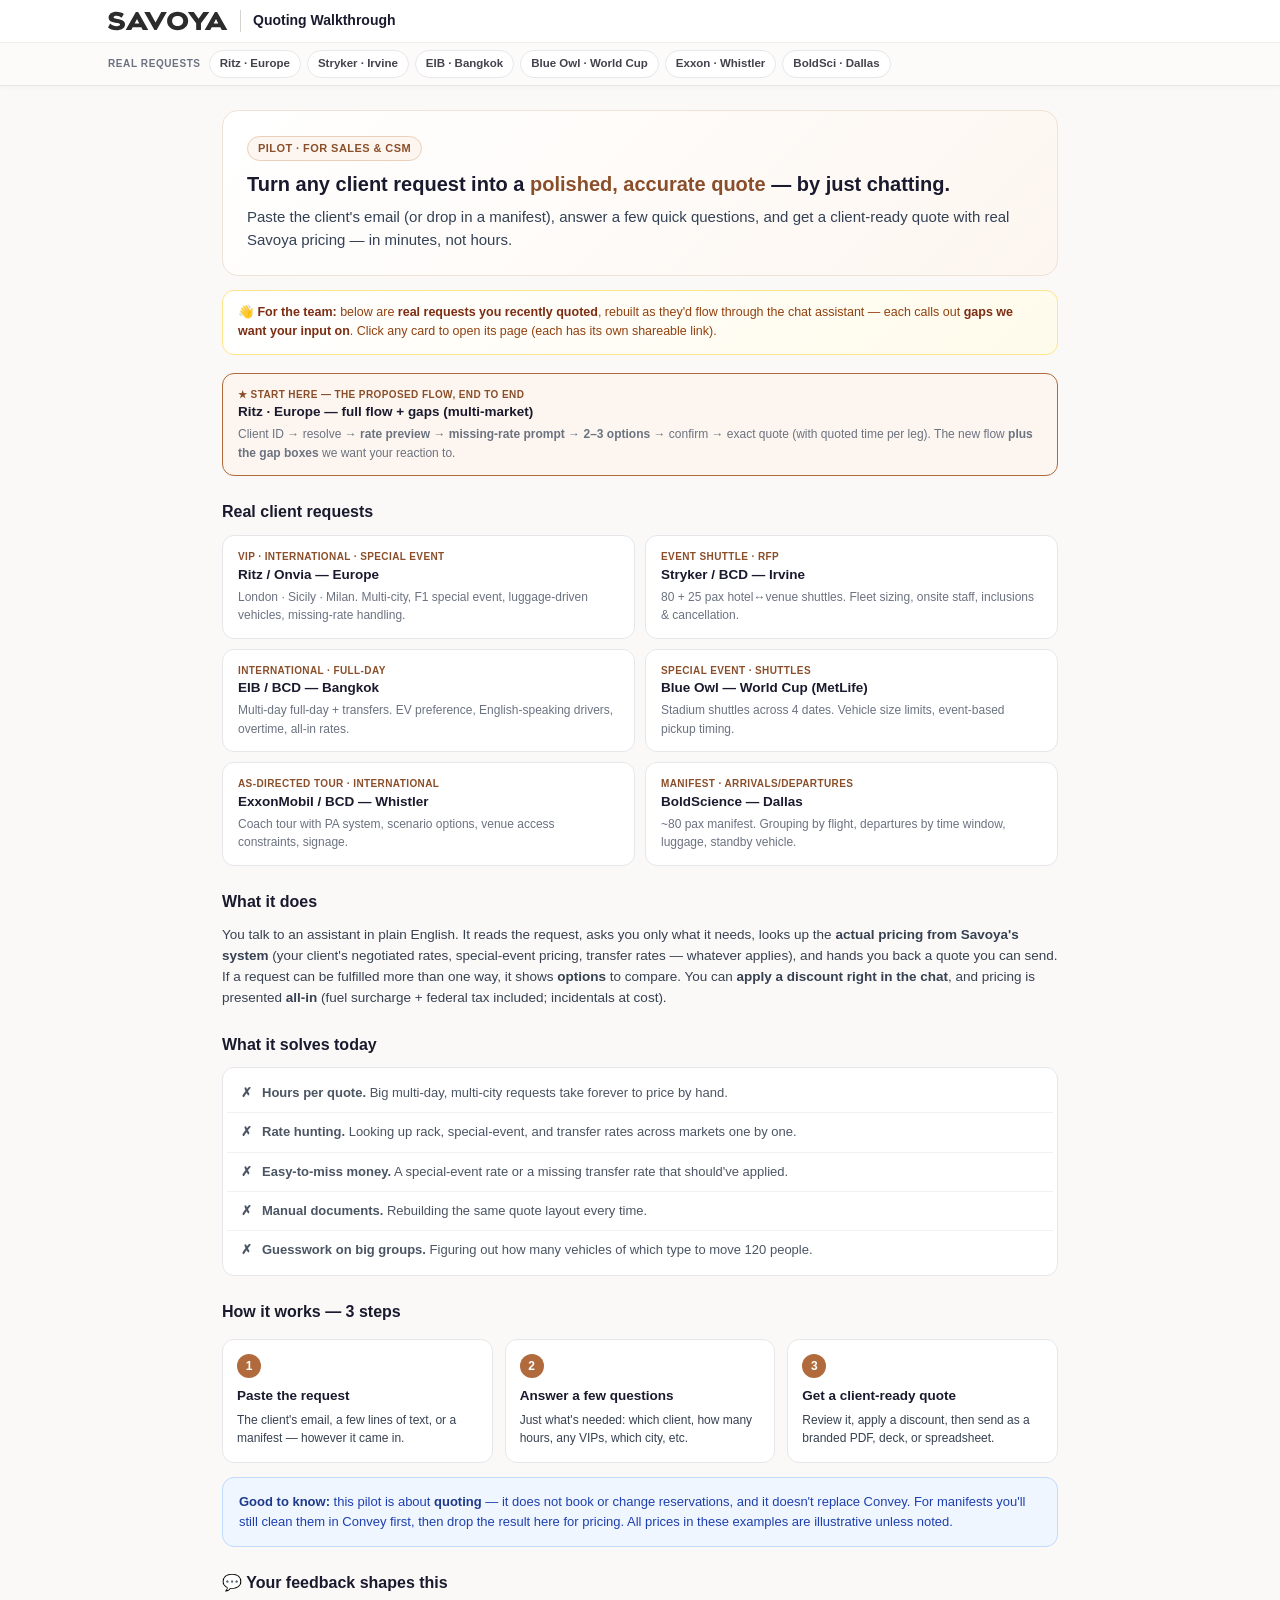
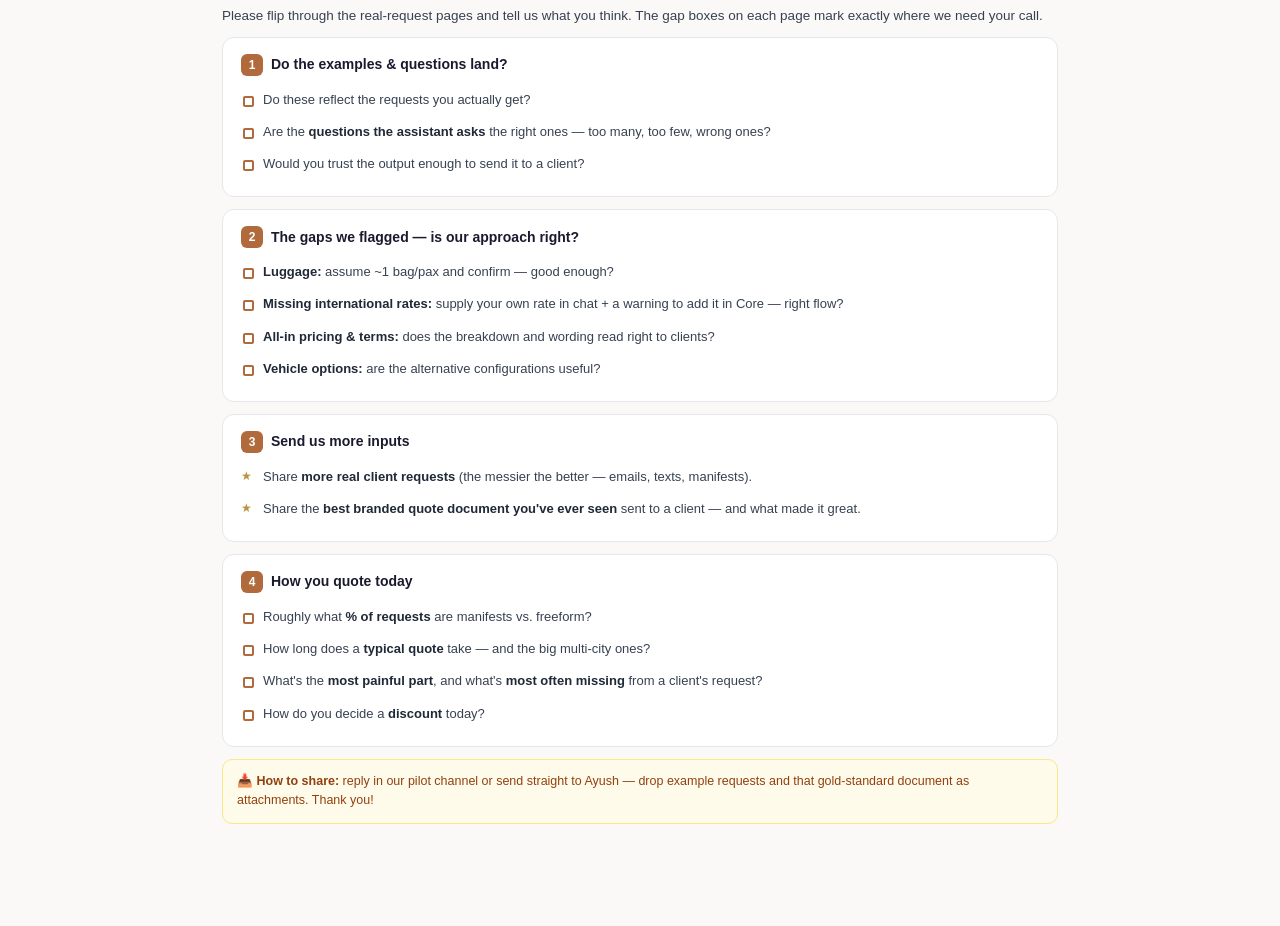
<file: index.html>
<!DOCTYPE html>
<html lang="en">
<head>
<meta charset="UTF-8">
<meta name="viewport" content="width=device-width, initial-scale=1.0">
<title>Savoya Quoting Assistant — Sales &amp; CSM Walkthrough</title>
<link rel="stylesheet" href="style.css">
</head>
<body>

<div class="nav">
  <div class="nav-top"><img src="savoya-logo.svg" alt="Savoya"><span class="nm">Quoting Walkthrough</span></div>
  <div class="nav-strip"><div class="row">
    <span class="lbl">Real requests</span>
    <a href="ritz-europe.html">Ritz · Europe</a><a href="stryker-irvine.html">Stryker · Irvine</a><a href="eib-bangkok.html">EIB · Bangkok</a><a href="blue-owl-worldcup.html">Blue Owl · World Cup</a><a href="exxon-whistler.html">Exxon · Whistler</a><a href="boldsci-dallas.html">BoldSci · Dallas</a>
  </div></div>
</div>

<div class="wrap">
  <div class="hero">
    <span class="pill">Pilot · for Sales &amp; CSM</span>
    <div class="tagline">Turn any client request into a <span>polished, accurate quote</span> — by just chatting.</div>
    <p class="lead" style="margin:0;">Paste the client's email (or drop in a manifest), answer a few quick questions, and get a client-ready quote with real Savoya pricing — in minutes, not hours.</p>
  </div>

  <div class="banner" style="margin-top:14px;">👋 <b>For the team:</b> below are <b>real requests you recently quoted</b>, rebuilt as they'd flow through the chat assistant — each calls out <b>gaps we want your input on</b>. Click any card to open its page (each has its own shareable link).</div>

  <a class="exlink" href="ritz-europe.html" style="display:block;border-color:var(--copper);background:var(--copper-bg);margin:14px 0 4px;"><div class="etag">★ Start here — the proposed flow, end to end</div><div class="et">Ritz · Europe — full flow + gaps (multi-market)</div><div class="ed">Client ID → resolve → <b>rate preview</b> → <b>missing-rate prompt</b> → <b>2–3 options</b> → confirm → exact quote (with quoted time per leg). The new flow <b>plus the gap boxes</b> we want your reaction to.</div></a>

  <h2>Real client requests</h2>
  <div class="exlist">
    <a class="exlink" href="ritz-europe.html"><div class="etag">VIP · International · Special event</div><div class="et">Ritz / Onvia — Europe</div><div class="ed">London · Sicily · Milan. Multi-city, F1 special event, luggage-driven vehicles, missing-rate handling.</div></a>
    <a class="exlink" href="stryker-irvine.html"><div class="etag">Event shuttle · RFP</div><div class="et">Stryker / BCD — Irvine</div><div class="ed">80 + 25 pax hotel↔venue shuttles. Fleet sizing, onsite staff, inclusions &amp; cancellation.</div></a>
    <a class="exlink" href="eib-bangkok.html"><div class="etag">International · Full-day</div><div class="et">EIB / BCD — Bangkok</div><div class="ed">Multi-day full-day + transfers. EV preference, English-speaking drivers, overtime, all-in rates.</div></a>
    <a class="exlink" href="blue-owl-worldcup.html"><div class="etag">Special event · Shuttles</div><div class="et">Blue Owl — World Cup (MetLife)</div><div class="ed">Stadium shuttles across 4 dates. Vehicle size limits, event-based pickup timing.</div></a>
    <a class="exlink" href="exxon-whistler.html"><div class="etag">As-directed tour · International</div><div class="et">ExxonMobil / BCD — Whistler</div><div class="ed">Coach tour with PA system, scenario options, venue access constraints, signage.</div></a>
    <a class="exlink" href="boldsci-dallas.html"><div class="etag">Manifest · Arrivals/Departures</div><div class="et">BoldScience — Dallas</div><div class="ed">~80 pax manifest. Grouping by flight, departures by time window, luggage, standby vehicle.</div></a>
  </div>

  <h2>What it does</h2>
  <p>You talk to an assistant in plain English. It reads the request, asks you only what it needs, looks up the <b>actual pricing from Savoya's system</b> (your client's negotiated rates, special-event pricing, transfer rates — whatever applies), and hands you back a quote you can send. If a request can be fulfilled more than one way, it shows <b>options</b> to compare. You can <b>apply a discount right in the chat</b>, and pricing is presented <b>all-in</b> (fuel surcharge + federal tax included; incidentals at cost).</p>

  <h2>What it solves today</h2>
  <div class="pain">
    <div class="prow"><span class="x">✗</span><span><b>Hours per quote.</b> Big multi-day, multi-city requests take forever to price by hand.</span></div>
    <div class="prow"><span class="x">✗</span><span><b>Rate hunting.</b> Looking up rack, special-event, and transfer rates across markets one by one.</span></div>
    <div class="prow"><span class="x">✗</span><span><b>Easy-to-miss money.</b> A special-event rate or a missing transfer rate that should've applied.</span></div>
    <div class="prow"><span class="x">✗</span><span><b>Manual documents.</b> Rebuilding the same quote layout every time.</span></div>
    <div class="prow"><span class="x">✗</span><span><b>Guesswork on big groups.</b> Figuring out how many vehicles of which type to move 120 people.</span></div>
  </div>

  <h2>How it works — 3 steps</h2>
  <div class="steps">
    <div class="step"><div class="n">1</div><h3>Paste the request</h3><p>The client's email, a few lines of text, or a manifest — however it came in.</p></div>
    <div class="step"><div class="n">2</div><h3>Answer a few questions</h3><p>Just what's needed: which client, how many hours, any VIPs, which city, etc.</p></div>
    <div class="step"><div class="n">3</div><h3>Get a client-ready quote</h3><p>Review it, apply a discount, then send as a branded PDF, deck, or spreadsheet.</p></div>
  </div>

  <div class="callout"><b>Good to know:</b> this pilot is about <b>quoting</b> — it does not book or change reservations, and it doesn't replace Convey. For manifests you'll still clean them in Convey first, then drop the result here for pricing. All prices in these examples are illustrative unless noted.</div>

  <h2 id="feedback">💬 Your feedback shapes this</h2>
  <p>Please flip through the real-request pages and tell us what you think. The gap boxes on each page mark exactly where we need your call.</p>

  <div class="fb-card">
    <div class="fb-h"><span class="b">1</span> Do the examples &amp; questions land?</div>
    <ul>
      <li>Do these reflect the requests you actually get?</li>
      <li>Are the <b>questions the assistant asks</b> the right ones — too many, too few, wrong ones?</li>
      <li>Would you trust the output enough to send it to a client?</li>
    </ul>
  </div>
  <div class="fb-card">
    <div class="fb-h"><span class="b">2</span> The gaps we flagged — is our approach right?</div>
    <ul>
      <li><b>Luggage:</b> assume ~1 bag/pax and confirm — good enough?</li>
      <li><b>Missing international rates:</b> supply your own rate in chat + a warning to add it in Core — right flow?</li>
      <li><b>All-in pricing &amp; terms:</b> does the breakdown and wording read right to clients?</li>
      <li><b>Vehicle options:</b> are the alternative configurations useful?</li>
    </ul>
  </div>
  <div class="fb-card star">
    <div class="fb-h"><span class="b">3</span> Send us more inputs</div>
    <ul>
      <li>Share <b>more real client requests</b> (the messier the better — emails, texts, manifests).</li>
      <li>Share the <b>best branded quote document you've ever seen</b> sent to a client — and what made it great.</li>
    </ul>
  </div>
  <div class="fb-card">
    <div class="fb-h"><span class="b">4</span> How you quote today</div>
    <ul>
      <li>Roughly what <b>% of requests</b> are manifests vs. freeform?</li>
      <li>How long does a <b>typical quote</b> take — and the big multi-city ones?</li>
      <li>What's the <b>most painful part</b>, and what's <b>most often missing</b> from a client's request?</li>
      <li>How do you decide a <b>discount</b> today?</li>
    </ul>
  </div>

  <div class="note">📥 <b>How to share:</b> reply in our pilot channel or send straight to Ayush — drop example requests and that gold-standard document as attachments. Thank you!</div>
</div>

<script src="app.js"></script>
</body>
</html>
</file>
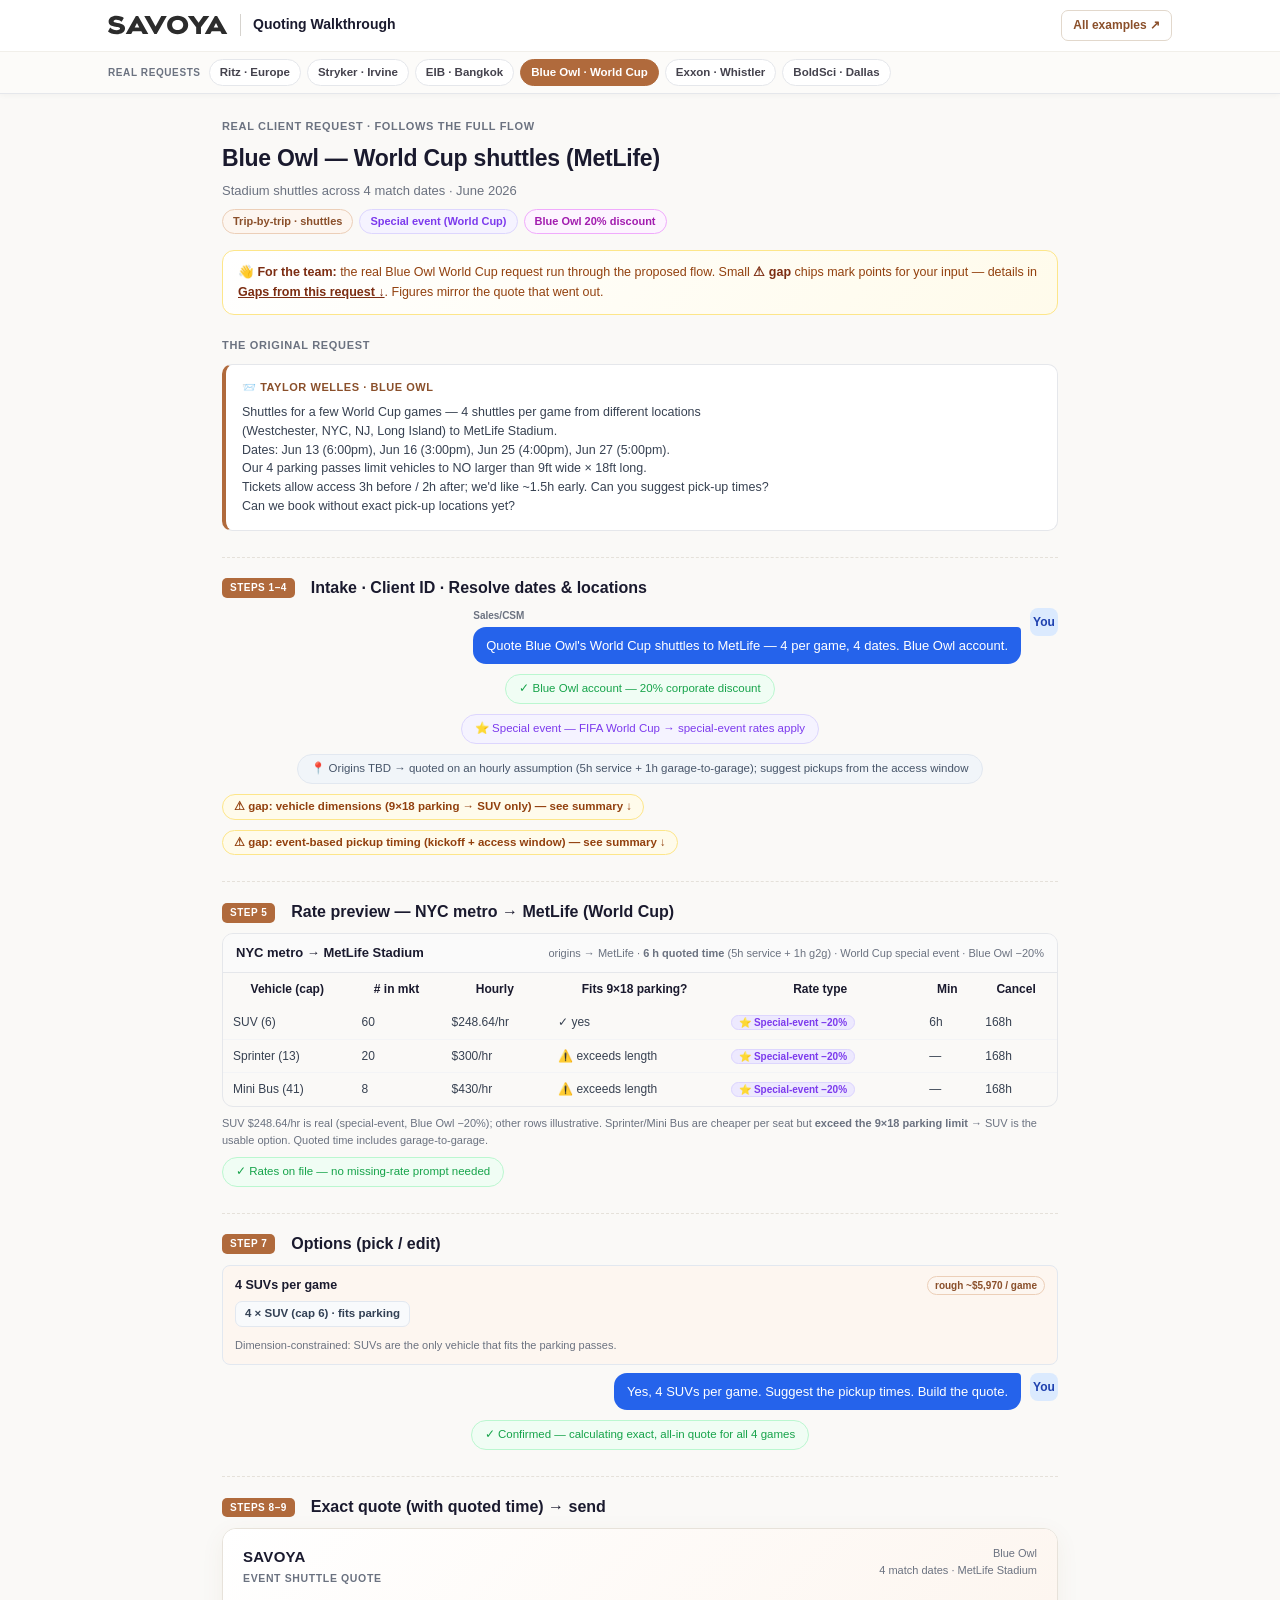
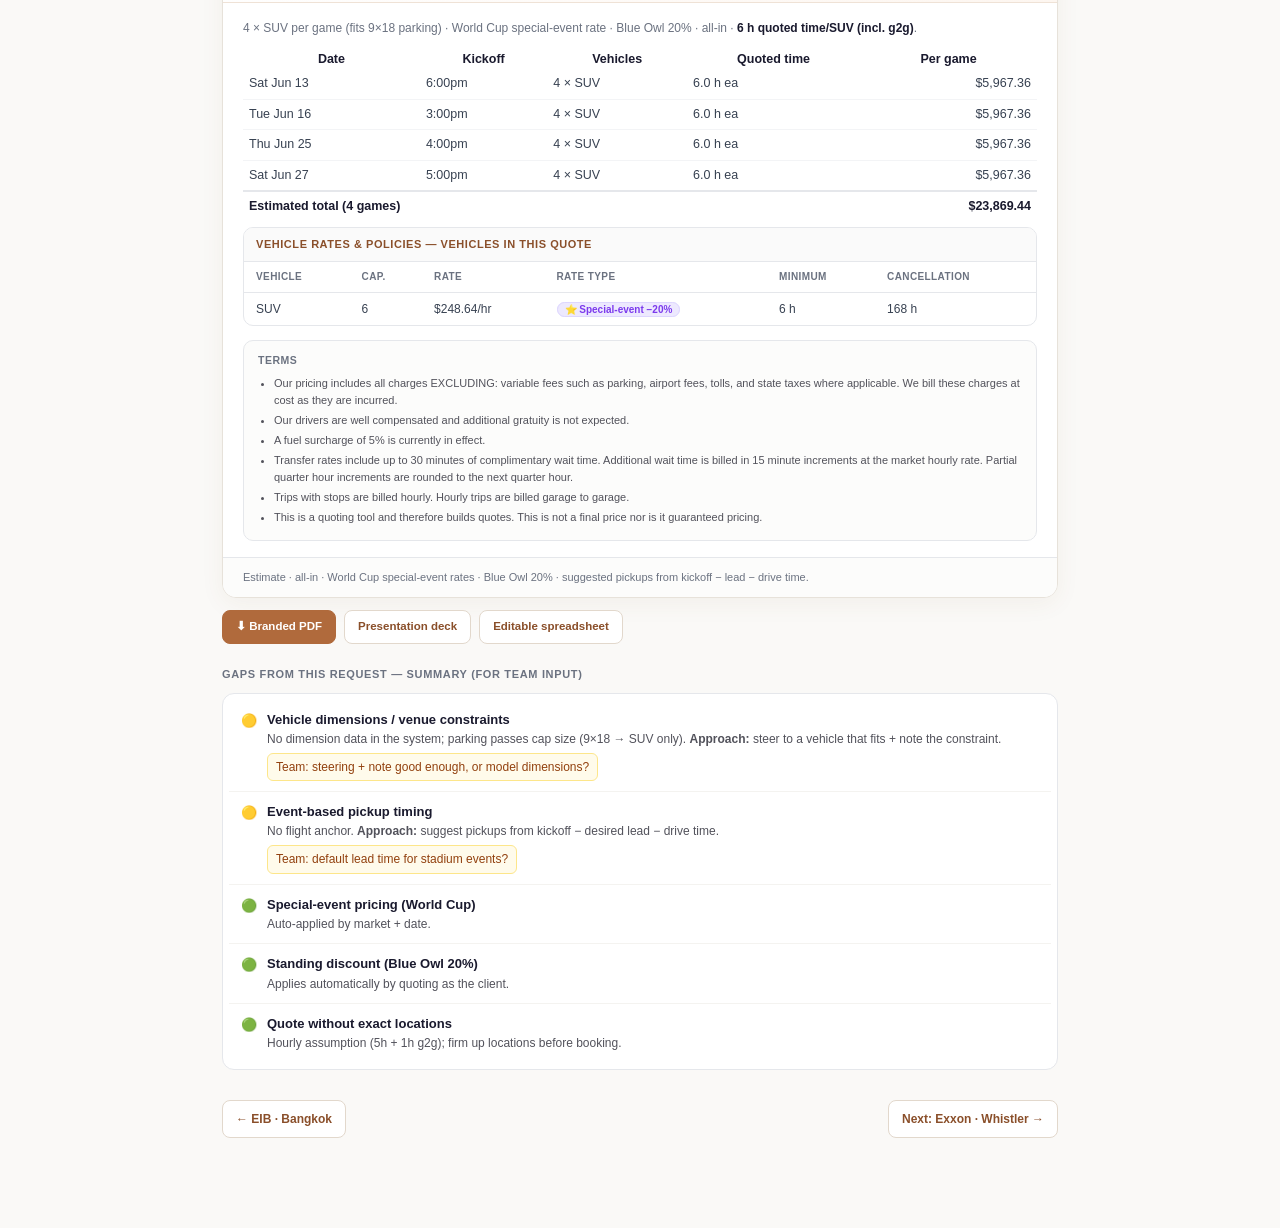
<file: blue-owl-worldcup.html>
<!DOCTYPE html>
<html lang="en">
<head>
<meta charset="UTF-8">
<meta name="viewport" content="width=device-width, initial-scale=1.0">
<title>Blue Owl — World Cup (MetLife) | Savoya Quoting Walkthrough</title>
<link rel="stylesheet" href="style.css">
</head>
<body>

<div class="nav">
  <div class="nav-top"><img src="savoya-logo.svg" alt="Savoya"><span class="nm">Quoting Walkthrough</span><a class="home" href="index.html">All examples ↗</a></div>
  <div class="nav-strip"><div class="row">
    <span class="lbl">Real requests</span>
    <a href="ritz-europe.html">Ritz · Europe</a><a href="stryker-irvine.html">Stryker · Irvine</a><a href="eib-bangkok.html">EIB · Bangkok</a><a class="active" href="blue-owl-worldcup.html">Blue Owl · World Cup</a><a href="exxon-whistler.html">Exxon · Whistler</a><a href="boldsci-dallas.html">BoldSci · Dallas</a>
  </div></div>
</div>

<div class="wrap">
  <div class="crumb">Real client request · follows the full flow</div>
  <h1>Blue Owl — World Cup shuttles (MetLife)</h1>
  <div class="sub">Stadium shuttles across 4 match dates · June 2026</div>
  <div class="chips"><span class="chip type">Trip-by-trip · shuttles</span><span class="chip evt">Special event (World Cup)</span><span class="chip vip">Blue Owl 20% discount</span></div>

  <div class="banner">👋 <b>For the team:</b> the real Blue Owl World Cup request run through the proposed flow. Small <b>⚠ gap</b> chips mark points for your input — details in <a href="#gaps" style="color:#7c2d12;font-weight:700;">Gaps from this request ↓</a>. Figures mirror the quote that went out.</div>

  <div class="section-label">The original request</div>
  <div class="request">
    <div class="from">📨 Taylor Welles · Blue Owl</div>
    <pre>Shuttles for a few World Cup games — 4 shuttles per game from different locations
(Westchester, NYC, NJ, Long Island) to MetLife Stadium.
Dates: Jun 13 (6:00pm), Jun 16 (3:00pm), Jun 25 (4:00pm), Jun 27 (5:00pm).
Our 4 parking passes limit vehicles to NO larger than 9ft wide × 18ft long.
Tickets allow access 3h before / 2h after; we'd like ~1.5h early. Can you suggest pick-up times?
Can we book without exact pick-up locations yet?</pre>
  </div>

  <!-- 1-4 -->
  <div class="stepline"><span class="step-tag">Steps 1–4</span><h2>Intake · Client ID · Resolve dates &amp; locations</h2></div>
  <div class="chat">
    <div class="msg agent"><div class="avatar agent">You</div><div><div class="who">Sales/CSM</div><div class="bubble">Quote Blue Owl's World Cup shuttles to MetLife — 4 per game, 4 dates. Blue Owl account.</div></div></div>
    <div class="working ok">✓ Blue Owl account — 20% corporate discount</div>
    <div class="working event">⭐ Special event — FIFA World Cup → special-event rates apply</div>
    <div class="working">📍 Origins TBD → quoted on an hourly assumption (5h service + 1h garage-to-garage); suggest pickups from the access window</div>
    <a class="gapflag" href="#gaps">⚠ gap: vehicle dimensions (9×18 parking → SUV only) — see summary ↓</a>
    <a class="gapflag" href="#gaps">⚠ gap: event-based pickup timing (kickoff + access window) — see summary ↓</a>
  </div>

  <!-- 5 RATE PREVIEW -->
  <div class="stepline"><span class="step-tag">Step 5</span><h2>Rate preview — NYC metro → MetLife (World Cup)</h2></div>
  <div class="preview">
    <div class="ph"><span class="pt">NYC metro → MetLife Stadium</span><span class="tiny">origins → MetLife · <b>6 h quoted time</b> (5h service + 1h g2g) · World Cup special event · Blue Owl −20%</span></div>
    <div class="tblscroll"><table>
      <thead><tr><th>Vehicle (cap)</th><th># in mkt</th><th>Hourly</th><th>Fits 9×18 parking?</th><th>Rate type</th><th>Min</th><th>Cancel</th></tr></thead>
      <tr><td>SUV (6)</td><td>60</td><td>$248.64/hr</td><td>✓ yes</td><td><span class="rt evt">⭐ Special-event −20%</span></td><td>6h</td><td>168h</td></tr>
      <tr><td>Sprinter (13)</td><td>20</td><td>$300/hr</td><td>⚠️ exceeds length</td><td><span class="rt evt">⭐ Special-event −20%</span></td><td>—</td><td>168h</td></tr>
      <tr><td>Mini Bus (41)</td><td>8</td><td>$430/hr</td><td>⚠️ exceeds length</td><td><span class="rt evt">⭐ Special-event −20%</span></td><td>—</td><td>168h</td></tr>
    </table></div>
  </div>
  <p class="tiny" style="margin:-4px 0 0;">SUV $248.64/hr is real (special-event, Blue Owl −20%); other rows illustrative. Sprinter/Mini Bus are cheaper per seat but <b>exceed the 9×18 parking limit</b> → SUV is the usable option. Quoted time includes garage-to-garage.</p>
  <div class="working ok" style="margin:8px auto 0;">✓ Rates on file — no missing-rate prompt needed</div>

  <!-- 7 OPTIONS -->
  <div class="stepline"><span class="step-tag">Step 7</span><h2>Options (pick / edit)</h2></div>
  <div class="subopt best"><div class="sh"><b>4 SUVs per game</b><span class="rt comp">rough ~$5,970 / game</span></div>
    <div class="vehmix" style="margin-top:6px;"><span class="veh">4 × SUV (cap 6) · fits parking</span></div>
    <div class="tiny">Dimension-constrained: SUVs are the only vehicle that fits the parking passes.</div></div>
  <div class="chat" style="margin-top:8px;">
    <div class="msg agent"><div class="avatar agent">You</div><div><div class="bubble">Yes, 4 SUVs per game. Suggest the pickup times. Build the quote.</div></div></div>
    <div class="working ok">✓ Confirmed — calculating exact, all-in quote for all 4 games</div>
  </div>

  <!-- 8-9 QUOTE -->
  <div class="stepline"><span class="step-tag">Steps 8–9</span><h2>Exact quote (with quoted time) → send</h2></div>
  <div class="quote">
    <div class="quote-top"><div class="brand">SAVOYA<small>Event Shuttle Quote</small></div><div class="meta">Blue Owl<br>4 match dates · MetLife Stadium</div></div>
    <div class="quote-body">
      <div class="for">4 × SUV per game (fits 9×18 parking) · World Cup special-event rate · Blue Owl 20% · all-in · <b>6 h quoted time/SUV (incl. g2g)</b>.</div>
      <div class="tblscroll"><table>
        <thead><tr><th>Date</th><th>Kickoff</th><th>Vehicles</th><th>Quoted time</th><th class="amt">Per game</th></tr></thead>
        <tr><td>Sat Jun 13</td><td>6:00pm</td><td>4 × SUV</td><td>6.0 h ea</td><td class="amt">$5,967.36</td></tr>
        <tr><td>Tue Jun 16</td><td>3:00pm</td><td>4 × SUV</td><td>6.0 h ea</td><td class="amt">$5,967.36</td></tr>
        <tr><td>Thu Jun 25</td><td>4:00pm</td><td>4 × SUV</td><td>6.0 h ea</td><td class="amt">$5,967.36</td></tr>
        <tr><td>Sat Jun 27</td><td>5:00pm</td><td>4 × SUV</td><td>6.0 h ea</td><td class="amt">$5,967.36</td></tr>
        <tr class="tot-row"><td colspan="4">Estimated total (4 games)</td><td class="amt">$23,869.44</td></tr>
      </table></div>
      <div class="ratecard">
        <div class="rc-title">Vehicle rates &amp; policies — vehicles in this quote</div>
        <table>
          <thead><tr><th>Vehicle</th><th>Cap.</th><th>Rate</th><th>Rate type</th><th>Minimum</th><th>Cancellation</th></tr></thead>
          <tr><td>SUV</td><td>6</td><td>$248.64/hr</td><td><span class="rt evt">⭐ Special-event −20%</span></td><td>6 h</td><td>168 h</td></tr>
        </table>
      </div>
      <div class="terms"><div class="tt">Terms</div><ul>
        <li>Our pricing includes all charges EXCLUDING: variable fees such as parking, airport fees, tolls, and state taxes where applicable. We bill these charges at cost as they are incurred.</li>
        <li>Our drivers are well compensated and additional gratuity is not expected.</li>
        <li>A fuel surcharge of 5% is currently in effect.</li>
        <li>Transfer rates include up to 30 minutes of complimentary wait time. Additional wait time is billed in 15 minute increments at the market hourly rate. Partial quarter hour increments are rounded to the next quarter hour.</li>
        <li>Trips with stops are billed hourly. Hourly trips are billed garage to garage.</li>
        <li>This is a quoting tool and therefore builds quotes. This is not a final price nor is it guaranteed pricing.</li>
      </ul></div>
    </div>
    <div class="quote-foot">Estimate · all-in · World Cup special-event rates · Blue Owl 20% · suggested pickups from kickoff − lead − drive time.</div>
  </div>
  <div class="out-actions"><span class="a primary" onclick="openOv('pdfOv')">⬇ Branded PDF</span><span class="a" onclick="openOv('prezOv')">Presentation deck</span><span class="a" onclick="openOv('genOv')">Editable spreadsheet</span></div>

  <!-- GAPS -->
  <div class="section-label" id="gaps">Gaps from this request — summary (for team input)</div>
  <div class="gaps-box">
    <div class="g-row"><span class="dot">🟡</span><div><div class="g-t">Vehicle dimensions / venue constraints</div><div class="g-d">No dimension data in the system; parking passes cap size (9×18 → SUV only). <b>Approach:</b> steer to a vehicle that fits + note the constraint.</div><span class="g-ask">Team: steering + note good enough, or model dimensions?</span></div></div>
    <div class="g-row"><span class="dot">🟡</span><div><div class="g-t">Event-based pickup timing</div><div class="g-d">No flight anchor. <b>Approach:</b> suggest pickups from kickoff − desired lead − drive time.</div><span class="g-ask">Team: default lead time for stadium events?</span></div></div>
    <div class="g-row"><span class="dot">🟢</span><div><div class="g-t">Special-event pricing (World Cup)</div><div class="g-d">Auto-applied by market + date.</div></div></div>
    <div class="g-row"><span class="dot">🟢</span><div><div class="g-t">Standing discount (Blue Owl 20%)</div><div class="g-d">Applies automatically by quoting as the client.</div></div></div>
    <div class="g-row"><span class="dot">🟢</span><div><div class="g-t">Quote without exact locations</div><div class="g-d">Hourly assumption (5h + 1h g2g); firm up locations before booking.</div></div></div>
  </div>

  <div class="pagernav"><a href="eib-bangkok.html">← EIB · Bangkok</a><a href="exxon-whistler.html">Next: Exxon · Whistler →</a></div>
</div>

<div class="overlay" id="pdfOv"><button class="ov-close" onclick="closeOv('pdfOv')">✕ Close</button>
  <div class="pdf-page">
    <div class="pdf-head"><div><img src="savoya-logo.svg" alt="Savoya"><div class="doc">Event Shuttle Quote</div></div><div class="who"><b>Blue Owl</b><br>World Cup · MetLife Stadium</div></div>
    <div class="pdf-title">Transportation Quote</div><span class="pdf-badge">World Cup special-event · Blue Owl 20% · all-in · SUV (fits parking)</span>
    <table class="pdf-tbl">
      <tr><td>Jun 13 — 4 × SUV (6.0 h)</td><td class="amt">$5,967.36</td></tr>
      <tr><td>Jun 16 — 4 × SUV</td><td class="amt">$5,967.36</td></tr>
      <tr><td>Jun 25 — 4 × SUV</td><td class="amt">$5,967.36</td></tr>
      <tr><td>Jun 27 — 4 × SUV</td><td class="amt">$5,967.36</td></tr>
      <tr class="tot"><td>Estimated total</td><td class="amt">$23,869.44</td></tr>
    </table>
    <div class="pdf-terms"><div class="h">Vehicle rates &amp; policies — vehicles in this quote</div></div>
    <table class="pdf-tbl">
      <tr><td>SUV (cap 6) · $248.64/hr · ⭐ Special-event −20%</td><td class="amt">6 h min · 168 h cxl</td></tr>
    </table>
    <div class="pdf-terms"><div class="h">Terms</div><ul>
      <li>Pricing includes all charges EXCLUDING variable fees (parking, airport fees, tolls, state taxes) — billed at cost.</li>
      <li>Drivers well compensated; gratuity not expected. 5% fuel surcharge. SUV special-event rate, 6-hr min, 168-hr cancellation.</li>
      <li>This is a quote, not a final or guaranteed price; quotes do not hold availability.</li>
    </ul></div>
    <div class="pdf-foot"><img src="savoya-logo-gold.svg" alt=""><div class="ft">Savoya · concierge@savoya.com · savoya.com</div></div>
  </div>
</div>

<div class="overlay" id="prezOv"><button class="ov-close" onclick="closeOv('prezOv')">✕ Close</button>
  <div class="prez-stage"><div id="prezStage">
    <div class="slide cover show"><div class="pad"><img src="savoya-logo-gold.svg" alt="Savoya"><div class="t">World Cup<br><span class="gold">Shuttle Proposal</span></div><div class="rule"></div><div class="sub">Blue Owl · MetLife Stadium · 4 match dates</div></div></div>
    <div class="slide body"><div class="pad"><div class="st">Right-sized for stadium parking</div><div class="h">4 SUVs per game</div>
      <table><tr><td>Per game — 4 × SUV (6.0 h)</td><td class="amt">$5,967.36</td></tr><tr><td>Across 4 games</td><td class="amt">$23,869.44</td></tr></table>
      <p style="margin-top:10px;color:#7c3aed;font-weight:700;font-size:12.5px;">World Cup special-event rates · Blue Owl 20% · fits 9×18 parking</p></div></div>
    <div class="slide body"><div class="pad"><div class="st">Transparent, all on one page</div><div class="h">Vehicle rates &amp; policies</div>
      <table><tr><td>SUV (cap 6) · $248.64/hr · ⭐ Special-event −20%</td><td class="amt">6 h min · 168 h cxl</td></tr></table>
      <p style="margin-top:10px;color:#9a917f;font-size:11.5px;">Only the vehicle type in this quote · rates include Blue Owl's 20% discount · all-in pricing</p></div></div>
    <div class="slide close-s"><div class="pad"><img src="savoya-logo-gold.svg" alt="" style="height:26px;margin-bottom:auto;"><div class="big">Estimated investment (4 games)</div><div class="num">$23,869</div><div style="color:#9a917f;font-size:12px;">All-in · availability is closing fast</div><div class="nx">We'll suggest pickup times and firm up locations on booking.</div></div></div>
  </div><div class="prez-nav"><button onclick="prezGo(-1)">‹</button><div class="prez-dots" id="prezDots"></div><button onclick="prezGo(1)">›</button></div></div>
</div>

<div class="overlay" id="genOv">
  <div class="sheet-app">
    <div class="sheet-bar"><b>📊 blue-owl-worldcup-quote.xlsx <span class="hint">· cells editable</span></b><button class="sheet-close" onclick="closeOv('genOv')">✕ Close</button></div>
    <table class="grid-tbl"><thead><tr><th>Date</th><th>Kickoff</th><th>Vehicles</th><th>Quoted time</th><th>Total</th></tr></thead><tbody>
      <tr><td><div class="cell" contenteditable="true">Jun 13</div></td><td><div class="cell" contenteditable="true">6:00pm</div></td><td><div class="cell" contenteditable="true">4 × SUV</div></td><td><div class="cell" contenteditable="true">6.0 h ea</div></td><td><div class="cell" contenteditable="true">$5,967.36</div></td></tr>
      <tr><td><div class="cell" contenteditable="true">Jun 16</div></td><td><div class="cell" contenteditable="true">3:00pm</div></td><td><div class="cell" contenteditable="true">4 × SUV</div></td><td><div class="cell" contenteditable="true">6.0 h ea</div></td><td><div class="cell" contenteditable="true">$5,967.36</div></td></tr>
      <tr><td><div class="cell" contenteditable="true">Jun 25</div></td><td><div class="cell" contenteditable="true">4:00pm</div></td><td><div class="cell" contenteditable="true">4 × SUV</div></td><td><div class="cell" contenteditable="true">6.0 h ea</div></td><td><div class="cell" contenteditable="true">$5,967.36</div></td></tr>
      <tr><td><div class="cell" contenteditable="true">Jun 27</div></td><td><div class="cell" contenteditable="true">5:00pm</div></td><td><div class="cell" contenteditable="true">4 × SUV</div></td><td><div class="cell" contenteditable="true">6.0 h ea</div></td><td><div class="cell" contenteditable="true">$5,967.36</div></td></tr>
    </tbody></table>
    <div class="sheet-foot">Preview of the editable export — adjust any cell and re-send.</div>
  </div>
</div>

<script src="app.js"></script>
</body>
</html>
</file>
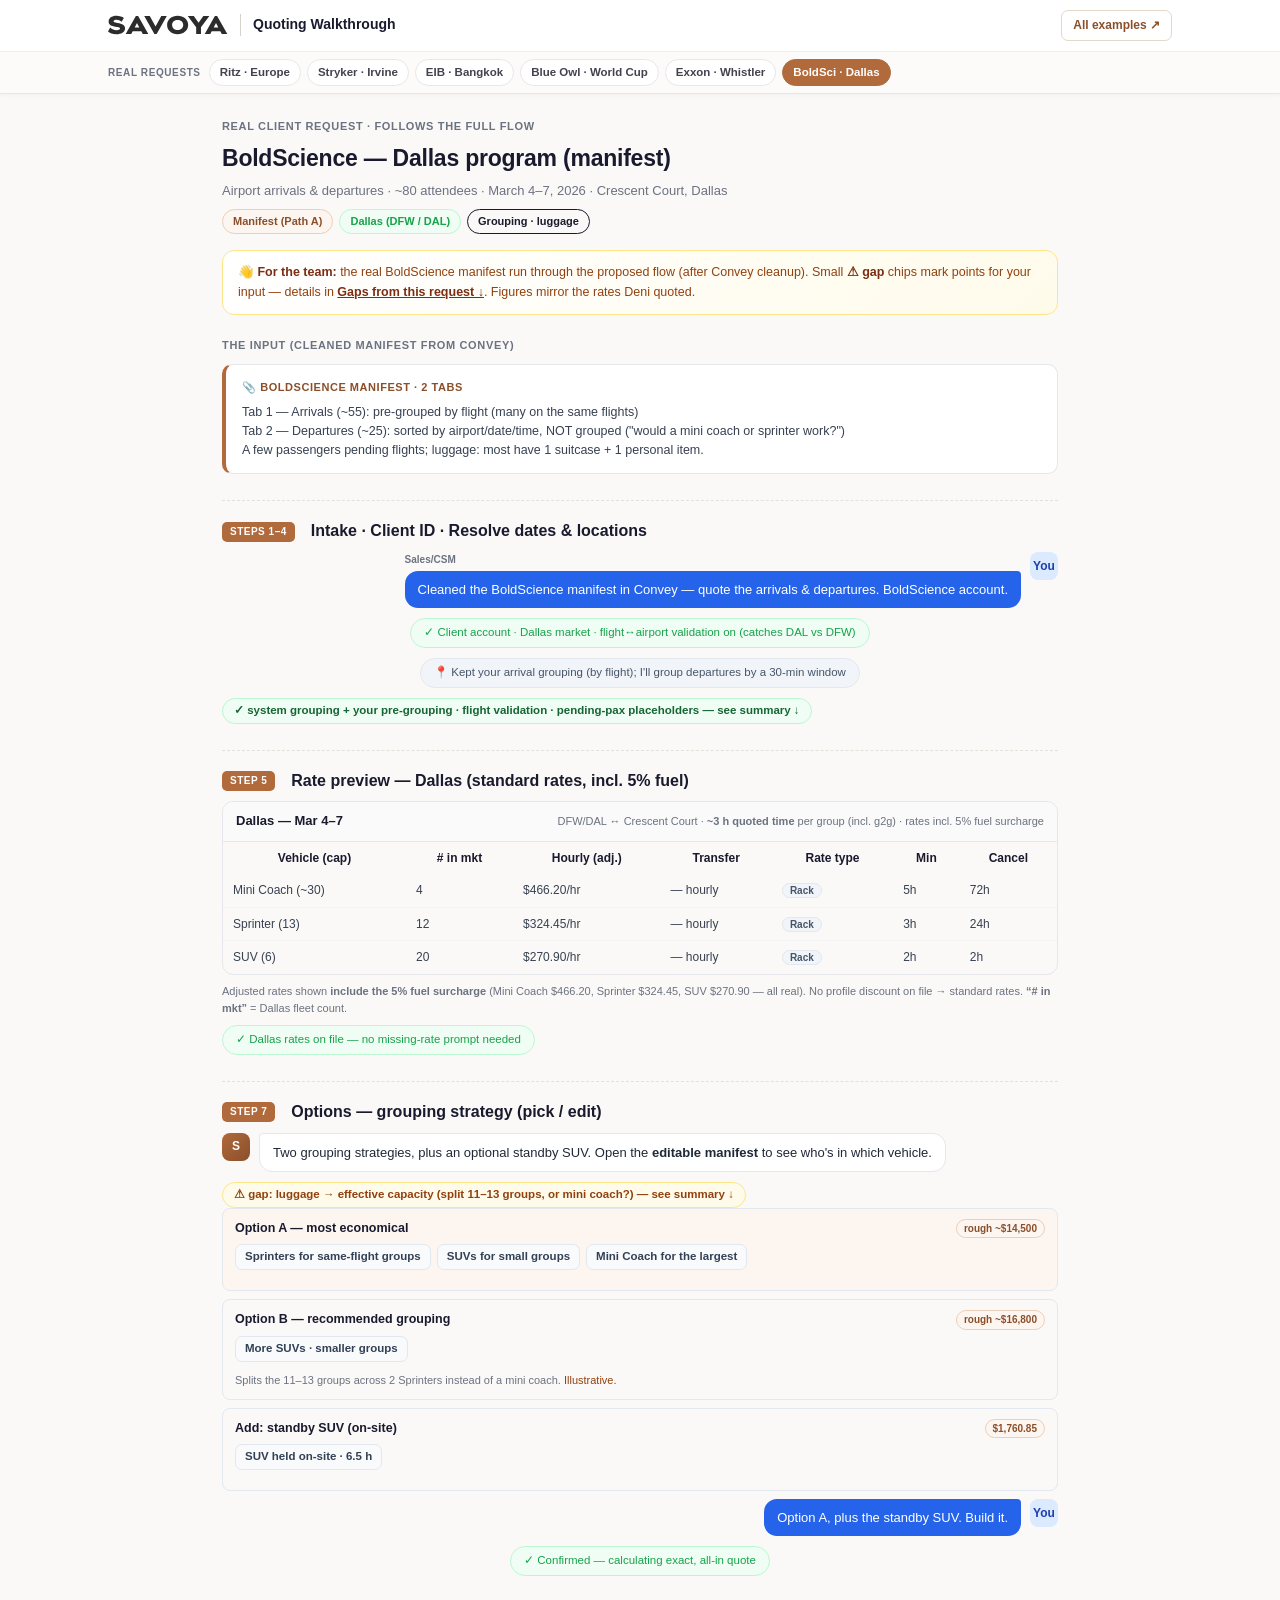
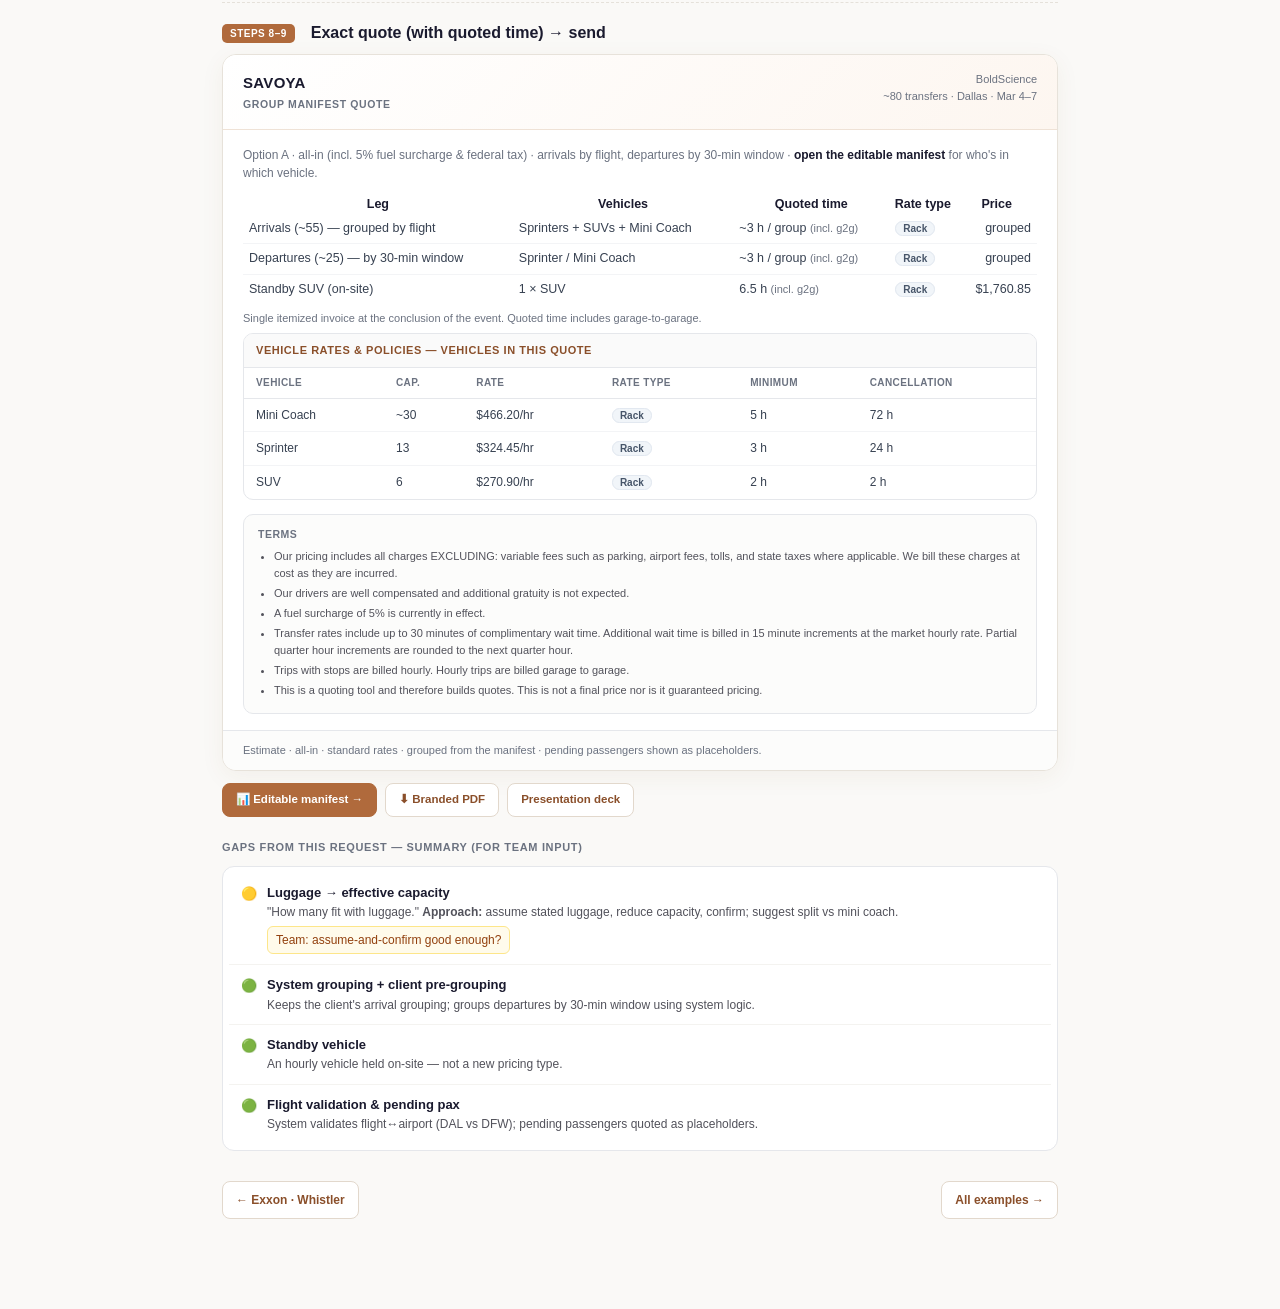
<file: boldsci-dallas.html>
<!DOCTYPE html>
<html lang="en">
<head>
<meta charset="UTF-8">
<meta name="viewport" content="width=device-width, initial-scale=1.0">
<title>BoldScience — Dallas manifest | Savoya Quoting Walkthrough</title>
<link rel="stylesheet" href="style.css">
</head>
<body>

<div class="nav">
  <div class="nav-top"><img src="savoya-logo.svg" alt="Savoya"><span class="nm">Quoting Walkthrough</span><a class="home" href="index.html">All examples ↗</a></div>
  <div class="nav-strip"><div class="row">
    <span class="lbl">Real requests</span>
    <a href="ritz-europe.html">Ritz · Europe</a><a href="stryker-irvine.html">Stryker · Irvine</a><a href="eib-bangkok.html">EIB · Bangkok</a><a href="blue-owl-worldcup.html">Blue Owl · World Cup</a><a href="exxon-whistler.html">Exxon · Whistler</a><a class="active" href="boldsci-dallas.html">BoldSci · Dallas</a>
  </div></div>
</div>

<div class="wrap">
  <div class="crumb">Real client request · follows the full flow</div>
  <h1>BoldScience — Dallas program (manifest)</h1>
  <div class="sub">Airport arrivals &amp; departures · ~80 attendees · March 4–7, 2026 · Crescent Court, Dallas</div>
  <div class="chips"><span class="chip type">Manifest (Path A)</span><span class="chip dom">Dallas (DFW / DAL)</span><span class="chip">Grouping · luggage</span></div>

  <div class="banner">👋 <b>For the team:</b> the real BoldScience manifest run through the proposed flow (after Convey cleanup). Small <b>⚠ gap</b> chips mark points for your input — details in <a href="#gaps" style="color:#7c2d12;font-weight:700;">Gaps from this request ↓</a>. Figures mirror the rates Deni quoted.</div>

  <div class="section-label">The input (cleaned manifest from Convey)</div>
  <div class="request">
    <div class="from">📎 BoldScience manifest · 2 tabs</div>
    <pre>Tab 1 — Arrivals (~55): pre-grouped by flight (many on the same flights)
Tab 2 — Departures (~25): sorted by airport/date/time, NOT grouped ("would a mini coach or sprinter work?")
A few passengers pending flights; luggage: most have 1 suitcase + 1 personal item.</pre>
  </div>

  <!-- 1-4 -->
  <div class="stepline"><span class="step-tag">Steps 1–4</span><h2>Intake · Client ID · Resolve dates &amp; locations</h2></div>
  <div class="chat">
    <div class="msg agent"><div class="avatar agent">You</div><div><div class="who">Sales/CSM</div><div class="bubble">Cleaned the BoldScience manifest in Convey — quote the arrivals &amp; departures. BoldScience account.</div></div></div>
    <div class="working ok">✓ Client account · Dallas market · flight↔airport validation on (catches DAL vs DFW)</div>
    <div class="working">📍 Kept your arrival grouping (by flight); I'll group departures by a 30-min window</div>
    <a class="gapflag ok" href="#gaps">✓ system grouping + your pre-grouping · flight validation · pending-pax placeholders — see summary ↓</a>
  </div>

  <!-- 5 RATE PREVIEW -->
  <div class="stepline"><span class="step-tag">Step 5</span><h2>Rate preview — Dallas (standard rates, incl. 5% fuel)</h2></div>
  <div class="preview">
    <div class="ph"><span class="pt">Dallas — Mar 4–7</span><span class="tiny">DFW/DAL ↔ Crescent Court · <b>~3 h quoted time</b> per group (incl. g2g) · rates incl. 5% fuel surcharge</span></div>
    <div class="tblscroll"><table>
      <thead><tr><th>Vehicle (cap)</th><th># in mkt</th><th>Hourly (adj.)</th><th>Transfer</th><th>Rate type</th><th>Min</th><th>Cancel</th></tr></thead>
      <tr><td>Mini Coach (~30)</td><td>4</td><td>$466.20/hr</td><td>— hourly</td><td><span class="rt rack">Rack</span></td><td>5h</td><td>72h</td></tr>
      <tr><td>Sprinter (13)</td><td>12</td><td>$324.45/hr</td><td>— hourly</td><td><span class="rt rack">Rack</span></td><td>3h</td><td>24h</td></tr>
      <tr><td>SUV (6)</td><td>20</td><td>$270.90/hr</td><td>— hourly</td><td><span class="rt rack">Rack</span></td><td>2h</td><td>2h</td></tr>
    </table></div>
  </div>
  <p class="tiny" style="margin:-4px 0 0;">Adjusted rates shown <b>include the 5% fuel surcharge</b> (Mini Coach $466.20, Sprinter $324.45, SUV $270.90 — all real). No profile discount on file → standard rates. <b>“# in mkt”</b> = Dallas fleet count.</p>
  <div class="working ok" style="margin:8px auto 0;">✓ Dallas rates on file — no missing-rate prompt needed</div>

  <!-- 7 OPTIONS -->
  <div class="stepline"><span class="step-tag">Step 7</span><h2>Options — grouping strategy (pick / edit)</h2></div>
  <div class="chat">
    <div class="msg assistant"><div class="avatar assistant">S</div><div><div class="bubble">Two grouping strategies, plus an optional standby SUV. Open the <b>editable manifest</b> to see who's in which vehicle.</div></div></div>
    <a class="gapflag" href="#gaps">⚠ gap: luggage → effective capacity (split 11–13 groups, or mini coach?) — see summary ↓</a>
  </div>
  <div class="subopt best"><div class="sh"><b>Option A — most economical</b><span class="rt comp">rough ~$14,500</span></div>
    <div class="vehmix" style="margin-top:6px;"><span class="veh">Sprinters for same-flight groups</span><span class="veh">SUVs for small groups</span><span class="veh">Mini Coach for the largest</span></div></div>
  <div class="subopt"><div class="sh"><b>Option B — recommended grouping</b><span class="rt comp">rough ~$16,800</span></div>
    <div class="vehmix" style="margin-top:6px;"><span class="veh">More SUVs · smaller groups</span></div>
    <div class="tiny">Splits the 11–13 groups across 2 Sprinters instead of a mini coach. <span style="color:var(--amber-d);">Illustrative.</span></div></div>
  <div class="subopt"><div class="sh"><b>Add: standby SUV (on-site)</b><span class="rt comp">$1,760.85</span></div>
    <div class="vehmix" style="margin-top:6px;"><span class="veh">SUV held on-site · 6.5 h</span></div></div>
  <div class="chat" style="margin-top:8px;">
    <div class="msg agent"><div class="avatar agent">You</div><div><div class="bubble">Option A, plus the standby SUV. Build it.</div></div></div>
    <div class="working ok">✓ Confirmed — calculating exact, all-in quote</div>
  </div>

  <!-- 8-9 QUOTE -->
  <div class="stepline"><span class="step-tag">Steps 8–9</span><h2>Exact quote (with quoted time) → send</h2></div>
  <div class="quote">
    <div class="quote-top"><div class="brand">SAVOYA<small>Group Manifest Quote</small></div><div class="meta">BoldScience<br>~80 transfers · Dallas · Mar 4–7</div></div>
    <div class="quote-body">
      <div class="for">Option A · all-in (incl. 5% fuel surcharge &amp; federal tax) · arrivals by flight, departures by 30-min window · <b>open the editable manifest</b> for who's in which vehicle.</div>
      <div class="tblscroll"><table>
        <thead><tr><th>Leg</th><th>Vehicles</th><th>Quoted time</th><th>Rate type</th><th class="amt">Price</th></tr></thead>
        <tr><td>Arrivals (~55) — grouped by flight</td><td>Sprinters + SUVs + Mini Coach</td><td>~3 h / group <span class="tiny">(incl. g2g)</span></td><td><span class="rt rack">Rack</span></td><td class="amt">grouped</td></tr>
        <tr><td>Departures (~25) — by 30-min window</td><td>Sprinter / Mini Coach</td><td>~3 h / group <span class="tiny">(incl. g2g)</span></td><td><span class="rt rack">Rack</span></td><td class="amt">grouped</td></tr>
        <tr><td>Standby SUV (on-site)</td><td>1 × SUV</td><td>6.5 h <span class="tiny">(incl. g2g)</span></td><td><span class="rt rack">Rack</span></td><td class="amt">$1,760.85</td></tr>
      </table></div>
      <p class="tiny" style="margin:6px 0 0;">Single itemized invoice at the conclusion of the event. Quoted time includes garage-to-garage.</p>
      <div class="ratecard">
        <div class="rc-title">Vehicle rates &amp; policies — vehicles in this quote</div>
        <table>
          <thead><tr><th>Vehicle</th><th>Cap.</th><th>Rate</th><th>Rate type</th><th>Minimum</th><th>Cancellation</th></tr></thead>
          <tr><td>Mini Coach</td><td>~30</td><td>$466.20/hr</td><td><span class="rt rack">Rack</span></td><td>5 h</td><td>72 h</td></tr>
          <tr><td>Sprinter</td><td>13</td><td>$324.45/hr</td><td><span class="rt rack">Rack</span></td><td>3 h</td><td>24 h</td></tr>
          <tr><td>SUV</td><td>6</td><td>$270.90/hr</td><td><span class="rt rack">Rack</span></td><td>2 h</td><td>2 h</td></tr>
        </table>
      </div>
      <div class="terms"><div class="tt">Terms</div><ul>
        <li>Our pricing includes all charges EXCLUDING: variable fees such as parking, airport fees, tolls, and state taxes where applicable. We bill these charges at cost as they are incurred.</li>
        <li>Our drivers are well compensated and additional gratuity is not expected.</li>
        <li>A fuel surcharge of 5% is currently in effect.</li>
        <li>Transfer rates include up to 30 minutes of complimentary wait time. Additional wait time is billed in 15 minute increments at the market hourly rate. Partial quarter hour increments are rounded to the next quarter hour.</li>
        <li>Trips with stops are billed hourly. Hourly trips are billed garage to garage.</li>
        <li>This is a quoting tool and therefore builds quotes. This is not a final price nor is it guaranteed pricing.</li>
      </ul></div>
    </div>
    <div class="quote-foot">Estimate · all-in · standard rates · grouped from the manifest · pending passengers shown as placeholders.</div>
  </div>
  <div class="out-actions"><span class="a primary" onclick="openOv('sheetOv')">📊 Editable manifest →</span><span class="a" onclick="openOv('pdfOv')">⬇ Branded PDF</span><span class="a" onclick="openOv('prezOv')">Presentation deck</span></div>

  <!-- GAPS -->
  <div class="section-label" id="gaps">Gaps from this request — summary (for team input)</div>
  <div class="gaps-box">
    <div class="g-row"><span class="dot">🟡</span><div><div class="g-t">Luggage → effective capacity</div><div class="g-d">"How many fit with luggage." <b>Approach:</b> assume stated luggage, reduce capacity, confirm; suggest split vs mini coach.</div><span class="g-ask">Team: assume-and-confirm good enough?</span></div></div>
    <div class="g-row"><span class="dot">🟢</span><div><div class="g-t">System grouping + client pre-grouping</div><div class="g-d">Keeps the client's arrival grouping; groups departures by 30-min window using system logic.</div></div></div>
    <div class="g-row"><span class="dot">🟢</span><div><div class="g-t">Standby vehicle</div><div class="g-d">An hourly vehicle held on-site — not a new pricing type.</div></div></div>
    <div class="g-row"><span class="dot">🟢</span><div><div class="g-t">Flight validation &amp; pending pax</div><div class="g-d">System validates flight↔airport (DAL vs DFW); pending passengers quoted as placeholders.</div></div></div>
  </div>

  <div class="pagernav"><a href="exxon-whistler.html">← Exxon · Whistler</a><a href="index.html">All examples →</a></div>
</div>

<div class="overlay" id="pdfOv"><button class="ov-close" onclick="closeOv('pdfOv')">✕ Close</button>
  <div class="pdf-page">
    <div class="pdf-head"><div><img src="savoya-logo.svg" alt="Savoya"><div class="doc">Group Manifest Quote</div></div><div class="who"><b>BoldScience</b><br>Dallas · Mar 4–7, 2026</div></div>
    <div class="pdf-title">Transportation Quote</div><span class="pdf-badge">All-in (incl. 5% fuel surcharge &amp; federal tax) · grouped from manifest</span>
    <table class="pdf-tbl">
      <tr><td>Arrivals (~55) — grouped by flight</td><td class="amt">grouped</td></tr>
      <tr><td>Departures (~25) — grouped by 30-min window</td><td class="amt">grouped</td></tr>
      <tr><td>Standby SUV — on-site (6.5 h)</td><td class="amt">$1,760.85</td></tr>
    </table>
    <div class="pdf-terms"><div class="h">Vehicle rates &amp; policies — vehicles in this quote</div></div>
    <table class="pdf-tbl">
      <tr><td>Mini Coach (cap ~30) · $466.20/hr · Rack</td><td class="amt">5 h min · 72 h cxl</td></tr>
      <tr><td>Sprinter (cap 13) · $324.45/hr · Rack</td><td class="amt">3 h min · 24 h cxl</td></tr>
      <tr><td>SUV (cap 6) · $270.90/hr · Rack</td><td class="amt">2 h min · 2 h cxl</td></tr>
    </table>
    <div class="pdf-terms"><div class="h">Rates &amp; terms</div><ul>
      <li>Mini Coach $466.20/hr (5-hr min) · Sprinter $324.45/hr (3-hr min) · SUV $270.90/hr (2-hr min) — incl. 5% fuel surcharge.</li>
      <li>Pricing all-in EXCLUDING variable fees (billed at cost). Gratuity not expected. Single itemized invoice at event end.</li>
      <li>This is a quote, not a final price.</li>
    </ul></div>
    <div class="pdf-foot"><img src="savoya-logo-gold.svg" alt=""><div class="ft">Savoya · concierge@savoya.com · savoya.com</div></div>
  </div>
</div>

<div class="overlay" id="prezOv"><button class="ov-close" onclick="closeOv('prezOv')">✕ Close</button>
  <div class="prez-stage"><div id="prezStage">
    <div class="slide cover show"><div class="pad"><img src="savoya-logo-gold.svg" alt="Savoya"><div class="t">Dallas Program<br><span class="gold">Group Transfers</span></div><div class="rule"></div><div class="sub">BoldScience · ~80 arrivals &amp; departures · Mar 4–7</div></div></div>
    <div class="slide body"><div class="pad"><div class="st">From manifest to grouped reservations</div><div class="h">How we'll move the group</div>
      <table><tr><td>Arrivals — grouped by flight</td><td class="amt">Sprinters + SUVs</td></tr><tr><td>Departures — grouped by 30-min window</td><td class="amt">Sprinter / Mini Coach</td></tr><tr><td>Standby SUV on-site</td><td class="amt">$1,760.85</td></tr></table>
      <p style="margin-top:10px;color:#7c3aed;font-weight:700;font-size:12.5px;">Every passenger mapped to a vehicle · single itemized invoice</p></div></div>
    <div class="slide body"><div class="pad"><div class="st">Transparent, all on one page</div><div class="h">Vehicle rates &amp; policies</div>
      <table><tr><td>Mini Coach (cap ~30) · $466.20/hr · Rack</td><td class="amt">5 h min · 72 h cxl</td></tr><tr><td>Sprinter (cap 13) · $324.45/hr · Rack</td><td class="amt">3 h min · 24 h cxl</td></tr><tr><td>SUV (cap 6) · $270.90/hr · Rack</td><td class="amt">2 h min · 2 h cxl</td></tr></table>
      <p style="margin-top:10px;color:#9a917f;font-size:11.5px;">Only the vehicle types in this quote · all-in pricing</p></div></div>
    <div class="slide close-s"><div class="pad"><img src="savoya-logo-gold.svg" alt="" style="height:26px;margin-bottom:auto;"><div class="big">Seamless arrivals &amp; departures</div><div class="num">~80</div><div style="color:#9a917f;font-size:12px;">transfers grouped &amp; priced from your manifest</div><div class="nx">Open the editable manifest to review every passenger.</div></div></div>
  </div><div class="prez-nav"><button onclick="prezGo(-1)">‹</button><div class="prez-dots" id="prezDots"></div><button onclick="prezGo(1)">›</button></div></div>
</div>

<div class="overlay" id="sheetOv">
  <div class="sheet-app">
    <div class="sheet-bar"><b>📊 boldscience-dallas-manifest.xlsx <span class="hint">· cells editable</span></b><button class="sheet-close" onclick="closeOv('sheetOv')">✕ Close</button></div>
    <div class="sheet-tabs"><button class="sheet-tab active" data-pane="s-arr">Arrivals (55)</button><button class="sheet-tab" data-pane="s-dep">Departures (25)</button><button class="sheet-tab" data-pane="s-sum">Vehicle Summary</button></div>
    <div class="sheet-pane active" id="s-arr" style="max-height:70vh;overflow:auto;">
      <table class="grid-tbl"><thead><tr><th></th><th>Passenger</th><th>Airline</th><th>Flight</th><th>Arrives</th><th>Airport</th><th>Drop-off</th><th>Vehicle</th></tr></thead><tbody id="arrRows"></tbody></table>
    </div>
    <div class="sheet-pane" id="s-dep" style="max-height:70vh;overflow:auto;">
      <table class="grid-tbl"><thead><tr><th></th><th>Passenger</th><th>Pickup</th><th>Pickup time</th><th>Airline</th><th>Flight</th><th>Airport</th><th>Vehicle</th></tr></thead><tbody id="depRows"></tbody></table>
    </div>
    <div class="sheet-pane" id="s-sum" style="max-height:70vh;overflow:auto;">
      <table class="grid-tbl"><thead><tr><th></th><th>Vehicle</th><th>Type</th><th>Passengers</th><th>Leg</th><th>Cost / vehicle</th></tr></thead><tbody id="sumRows"></tbody></table>
    </div>
    <div class="sheet-foot">Arrivals grouped by flight · departures by 30-min window · pending passengers shown as placeholders. Edit any cell to adjust.</div>
  </div>
</div>

<script src="app.js"></script>
<script>
  var arr=[['Booth, Marci','Delta','DL 1170','Mar 5 · 4:40pm','DFW','Crescent Court','Sprinter #1'],['Nee, Matthew','Delta','DL 1170','Mar 5 · 4:40pm','DFW','Crescent Court','Sprinter #1'],['Pietig, Craig','Delta','DL 1170','Mar 5 · 4:40pm','DFW','Crescent Court','Sprinter #1'],['Chung, Sterling','Alaska','AS 414','Mar 5 · 2:28pm','DFW','Crescent Court','SUV #3'],['Osborne, J.D.','Delta','DL 0512','Mar 5 · 3:08pm','DAL','Crescent Court','SUV #3'],['Jordan, Eris','American','AA 980','Mar 5 · 6:10pm','DFW','Crescent Court','Sprinter #2'],['Lee, Barry (1-way)','United','UA 322','Mar 6 · 11:00am','DFW','Crescent Court','SUV #5']];
  document.getElementById('arrRows').innerHTML = gridRows(arr, 6) + '<tr><td class="rownum">…</td><td colspan="7"><div class="cell" style="color:#9ca3af;">+ 48 more arrivals (2 pending flights — placeholders)</div></td></tr>';
  var dep=[['Ayres, Brandon','Crescent Court','Mar 7 · 6:15am','American','AA 410','DFW','Mini Coach #1'],['Asota, Ijeoma','Crescent Court','Mar 7 · 6:25am','American','AA 410','DFW','Mini Coach #1'],['Vandament, Megan','Crescent Court','Mar 7 · 6:40am','Delta','DL 1188','DFW','Mini Coach #1'],['Gomez, Kimberly','Crescent Court','Mar 7 · 11:10am','United','UA 511','DFW','Sprinter #4']];
  document.getElementById('depRows').innerHTML = gridRows(dep, 7) + '<tr><td class="rownum">…</td><td colspan="7"><div class="cell" style="color:#9ca3af;">+ 21 more departures (grouped by 30-min window)</div></td></tr>';
  var sum=[['Sprinter #1','Sprinter (13)','3 (same flight) + more','Arrival','$324.45/hr'],['SUV #3','SUV (6)','2','Arrival','$270.90/hr'],['Sprinter #2','Sprinter (13)','same-window group','Arrival','$324.45/hr'],['Mini Coach #1','Mini Coach (~30)','11–13 consolidated','Departure','$466.20/hr'],['Sprinter #4','Sprinter (13)','later window','Departure','$324.45/hr'],['SUV (standby)','SUV (6)','held on-site','Standby','$270.90/hr']];
  document.getElementById('sumRows').innerHTML = gridRows(sum, -1);
</script>
</body>
</html>
</file>
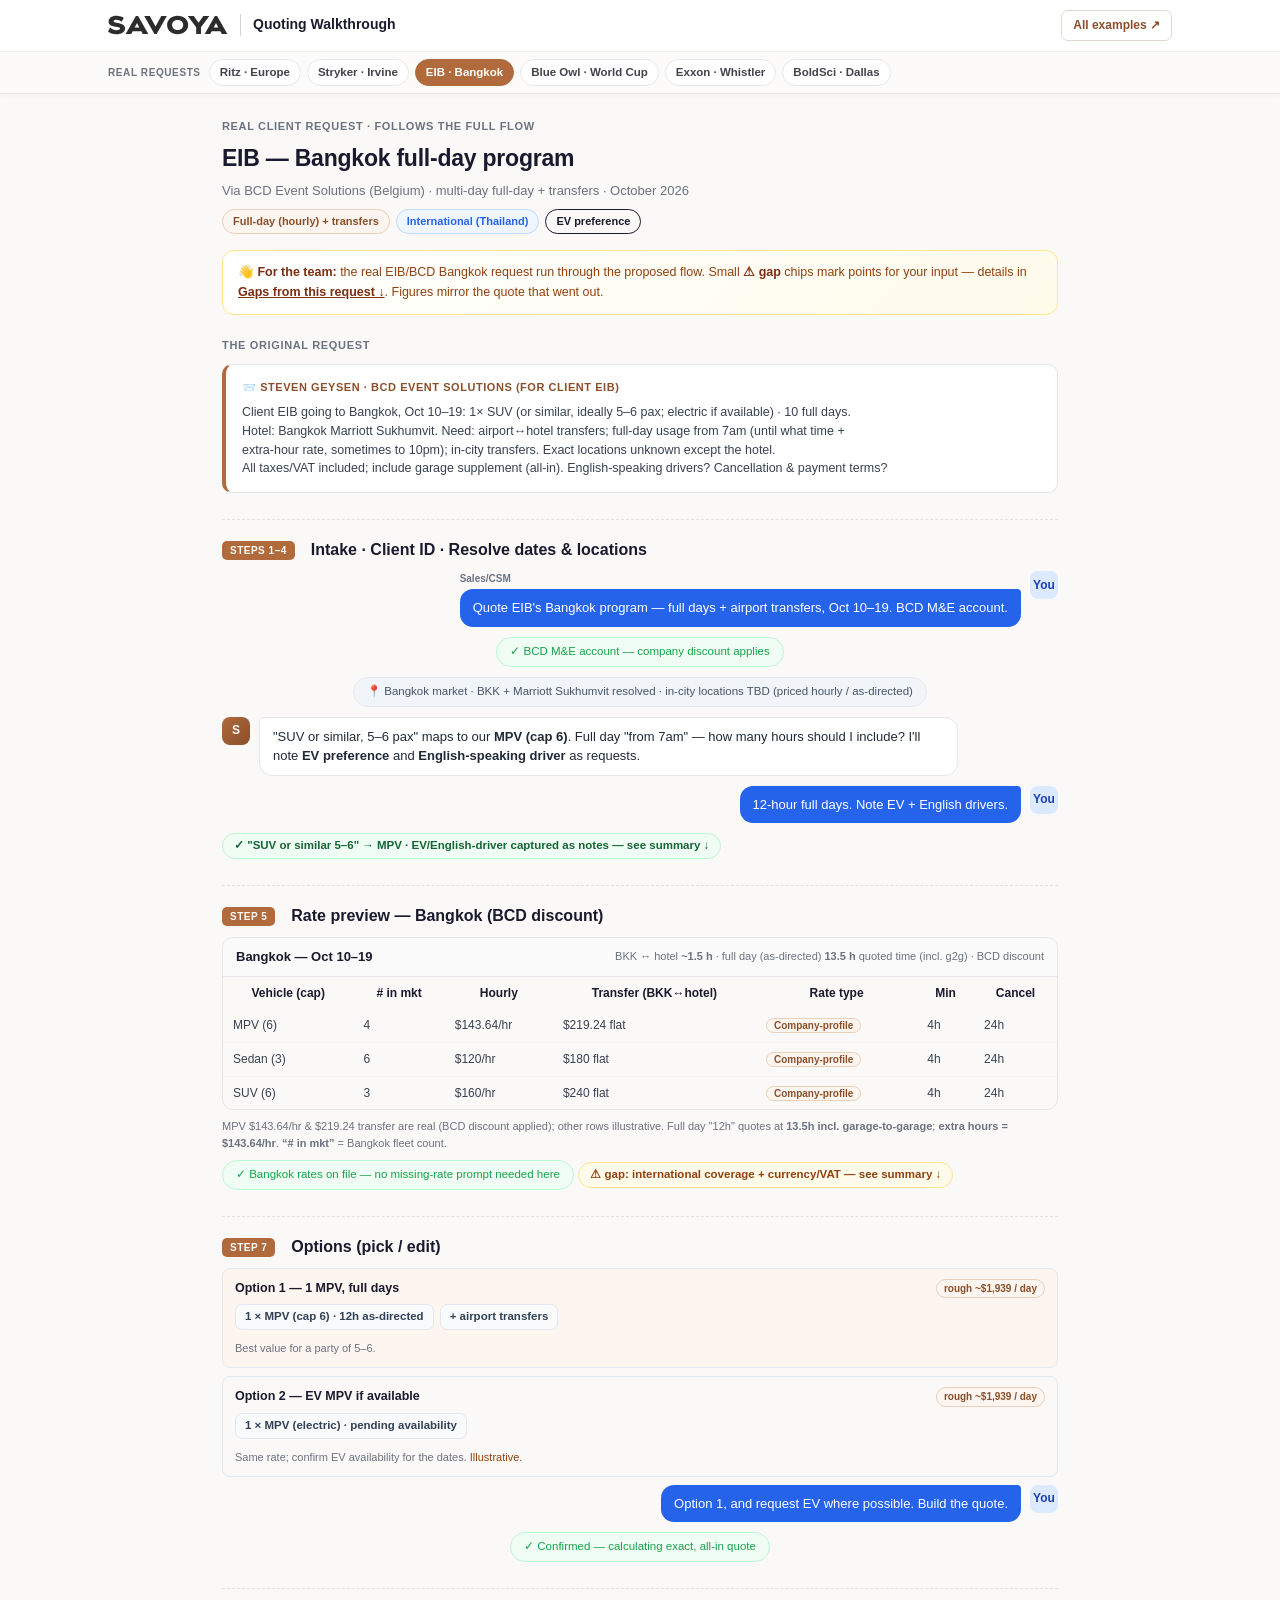
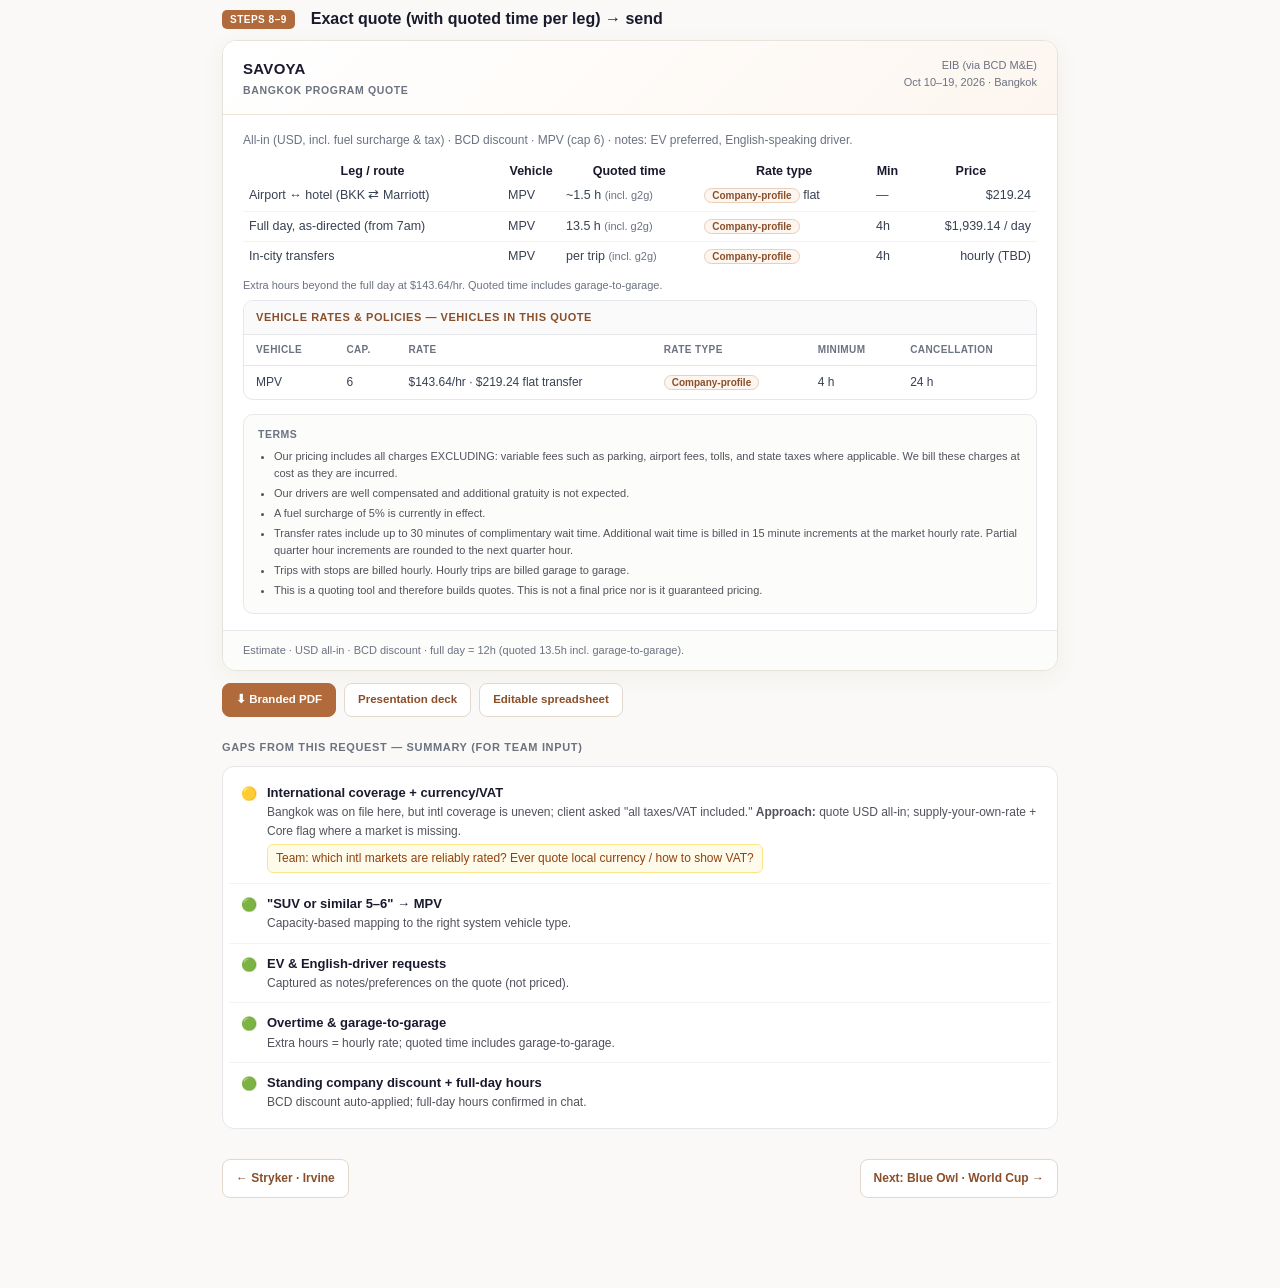
<file: eib-bangkok.html>
<!DOCTYPE html>
<html lang="en">
<head>
<meta charset="UTF-8">
<meta name="viewport" content="width=device-width, initial-scale=1.0">
<title>EIB / BCD — Bangkok | Savoya Quoting Walkthrough</title>
<link rel="stylesheet" href="style.css">
</head>
<body>

<div class="nav">
  <div class="nav-top"><img src="savoya-logo.svg" alt="Savoya"><span class="nm">Quoting Walkthrough</span><a class="home" href="index.html">All examples ↗</a></div>
  <div class="nav-strip"><div class="row">
    <span class="lbl">Real requests</span>
    <a href="ritz-europe.html">Ritz · Europe</a><a href="stryker-irvine.html">Stryker · Irvine</a><a class="active" href="eib-bangkok.html">EIB · Bangkok</a><a href="blue-owl-worldcup.html">Blue Owl · World Cup</a><a href="exxon-whistler.html">Exxon · Whistler</a><a href="boldsci-dallas.html">BoldSci · Dallas</a>
  </div></div>
</div>

<div class="wrap">
  <div class="crumb">Real client request · follows the full flow</div>
  <h1>EIB — Bangkok full-day program</h1>
  <div class="sub">Via BCD Event Solutions (Belgium) · multi-day full-day + transfers · October 2026</div>
  <div class="chips"><span class="chip type">Full-day (hourly) + transfers</span><span class="chip intl">International (Thailand)</span><span class="chip">EV preference</span></div>

  <div class="banner">👋 <b>For the team:</b> the real EIB/BCD Bangkok request run through the proposed flow. Small <b>⚠ gap</b> chips mark points for your input — details in <a href="#gaps" style="color:#7c2d12;font-weight:700;">Gaps from this request ↓</a>. Figures mirror the quote that went out.</div>

  <div class="section-label">The original request</div>
  <div class="request">
    <div class="from">📨 Steven Geysen · BCD Event Solutions (for client EIB)</div>
    <pre>Client EIB going to Bangkok, Oct 10–19: 1× SUV (or similar, ideally 5–6 pax; electric if available) · 10 full days.
Hotel: Bangkok Marriott Sukhumvit. Need: airport↔hotel transfers; full-day usage from 7am (until what time +
extra-hour rate, sometimes to 10pm); in-city transfers. Exact locations unknown except the hotel.
All taxes/VAT included; include garage supplement (all-in). English-speaking drivers? Cancellation &amp; payment terms?</pre>
  </div>

  <!-- 1-4 -->
  <div class="stepline"><span class="step-tag">Steps 1–4</span><h2>Intake · Client ID · Resolve dates &amp; locations</h2></div>
  <div class="chat">
    <div class="msg agent"><div class="avatar agent">You</div><div><div class="who">Sales/CSM</div><div class="bubble">Quote EIB's Bangkok program — full days + airport transfers, Oct 10–19. BCD M&E account.</div></div></div>
    <div class="working ok">✓ BCD M&E account — company discount applies</div>
    <div class="working">📍 Bangkok market · BKK + Marriott Sukhumvit resolved · in-city locations TBD (priced hourly / as-directed)</div>
    <div class="msg assistant"><div class="avatar assistant">S</div><div><div class="bubble">"SUV or similar, 5–6 pax" maps to our <b>MPV (cap 6)</b>. Full day "from 7am" — how many hours should I include? I'll note <b>EV preference</b> and <b>English-speaking driver</b> as requests.</div></div></div>
    <div class="msg agent"><div class="avatar agent">You</div><div><div class="bubble">12-hour full days. Note EV + English drivers.</div></div></div>
    <a class="gapflag ok" href="#gaps">✓ "SUV or similar 5–6" → MPV · EV/English-driver captured as notes — see summary ↓</a>
  </div>

  <!-- 5 RATE PREVIEW -->
  <div class="stepline"><span class="step-tag">Step 5</span><h2>Rate preview — Bangkok (BCD discount)</h2></div>
  <div class="preview">
    <div class="ph"><span class="pt">Bangkok — Oct 10–19</span><span class="tiny">BKK ↔ hotel <b>~1.5 h</b> · full day (as-directed) <b>13.5 h</b> quoted time (incl. g2g) · BCD discount</span></div>
    <div class="tblscroll"><table>
      <thead><tr><th>Vehicle (cap)</th><th># in mkt</th><th>Hourly</th><th>Transfer (BKK↔hotel)</th><th>Rate type</th><th>Min</th><th>Cancel</th></tr></thead>
      <tr><td>MPV (6)</td><td>4</td><td>$143.64/hr</td><td>$219.24 flat</td><td><span class="rt comp">Company-profile</span></td><td>4h</td><td>24h</td></tr>
      <tr><td>Sedan (3)</td><td>6</td><td>$120/hr</td><td>$180 flat</td><td><span class="rt comp">Company-profile</span></td><td>4h</td><td>24h</td></tr>
      <tr><td>SUV (6)</td><td>3</td><td>$160/hr</td><td>$240 flat</td><td><span class="rt comp">Company-profile</span></td><td>4h</td><td>24h</td></tr>
    </table></div>
  </div>
  <p class="tiny" style="margin:-4px 0 0;">MPV $143.64/hr &amp; $219.24 transfer are real (BCD discount applied); other rows illustrative. Full day "12h" quotes at <b>13.5h incl. garage-to-garage</b>; <b>extra hours = $143.64/hr</b>. <b>“# in mkt”</b> = Bangkok fleet count.</p>
  <div class="working ok" style="margin:8px auto 0;">✓ Bangkok rates on file — no missing-rate prompt needed here</div>
  <a class="gapflag" href="#gaps" style="margin-top:8px;">⚠ gap: international coverage + currency/VAT — see summary ↓</a>

  <!-- 7 OPTIONS -->
  <div class="stepline"><span class="step-tag">Step 7</span><h2>Options (pick / edit)</h2></div>
  <div class="subopt best"><div class="sh"><b>Option 1 — 1 MPV, full days</b><span class="rt comp">rough ~$1,939 / day</span></div>
    <div class="vehmix" style="margin-top:6px;"><span class="veh">1 × MPV (cap 6) · 12h as-directed</span><span class="veh">+ airport transfers</span></div>
    <div class="tiny">Best value for a party of 5–6.</div></div>
  <div class="subopt"><div class="sh"><b>Option 2 — EV MPV if available</b><span class="rt comp">rough ~$1,939 / day</span></div>
    <div class="vehmix" style="margin-top:6px;"><span class="veh">1 × MPV (electric) · pending availability</span></div>
    <div class="tiny">Same rate; confirm EV availability for the dates. <span style="color:var(--amber-d);">Illustrative.</span></div></div>
  <div class="chat" style="margin-top:8px;">
    <div class="msg agent"><div class="avatar agent">You</div><div><div class="bubble">Option 1, and request EV where possible. Build the quote.</div></div></div>
    <div class="working ok">✓ Confirmed — calculating exact, all-in quote</div>
  </div>

  <!-- 8-9 QUOTE -->
  <div class="stepline"><span class="step-tag">Steps 8–9</span><h2>Exact quote (with quoted time per leg) → send</h2></div>
  <div class="quote">
    <div class="quote-top"><div class="brand">SAVOYA<small>Bangkok Program Quote</small></div><div class="meta">EIB (via BCD M&amp;E)<br>Oct 10–19, 2026 · Bangkok</div></div>
    <div class="quote-body">
      <div class="for">All-in (USD, incl. fuel surcharge &amp; tax) · BCD discount · MPV (cap 6) · notes: EV preferred, English-speaking driver.</div>
      <div class="tblscroll"><table>
        <thead><tr><th>Leg / route</th><th>Vehicle</th><th>Quoted time</th><th>Rate type</th><th>Min</th><th class="amt">Price</th></tr></thead>
        <tr><td>Airport ↔ hotel (BKK ⇄ Marriott)</td><td>MPV</td><td>~1.5 h <span class="tiny">(incl. g2g)</span></td><td><span class="rt comp">Company-profile</span> flat</td><td>—</td><td class="amt">$219.24</td></tr>
        <tr><td>Full day, as-directed (from 7am)</td><td>MPV</td><td>13.5 h <span class="tiny">(incl. g2g)</span></td><td><span class="rt comp">Company-profile</span></td><td>4h</td><td class="amt">$1,939.14 / day</td></tr>
        <tr><td>In-city transfers</td><td>MPV</td><td>per trip <span class="tiny">(incl. g2g)</span></td><td><span class="rt comp">Company-profile</span></td><td>4h</td><td class="amt">hourly (TBD)</td></tr>
      </table></div>
      <p class="tiny" style="margin:6px 0 0;">Extra hours beyond the full day at $143.64/hr. Quoted time includes garage-to-garage.</p>
      <div class="ratecard">
        <div class="rc-title">Vehicle rates &amp; policies — vehicles in this quote</div>
        <table>
          <thead><tr><th>Vehicle</th><th>Cap.</th><th>Rate</th><th>Rate type</th><th>Minimum</th><th>Cancellation</th></tr></thead>
          <tr><td>MPV</td><td>6</td><td>$143.64/hr · $219.24 flat transfer</td><td><span class="rt comp">Company-profile</span></td><td>4 h</td><td>24 h</td></tr>
        </table>
      </div>
      <div class="terms"><div class="tt">Terms</div><ul>
        <li>Our pricing includes all charges EXCLUDING: variable fees such as parking, airport fees, tolls, and state taxes where applicable. We bill these charges at cost as they are incurred.</li>
        <li>Our drivers are well compensated and additional gratuity is not expected.</li>
        <li>A fuel surcharge of 5% is currently in effect.</li>
        <li>Transfer rates include up to 30 minutes of complimentary wait time. Additional wait time is billed in 15 minute increments at the market hourly rate. Partial quarter hour increments are rounded to the next quarter hour.</li>
        <li>Trips with stops are billed hourly. Hourly trips are billed garage to garage.</li>
        <li>This is a quoting tool and therefore builds quotes. This is not a final price nor is it guaranteed pricing.</li>
      </ul></div>
    </div>
    <div class="quote-foot">Estimate · USD all-in · BCD discount · full day = 12h (quoted 13.5h incl. garage-to-garage).</div>
  </div>
  <div class="out-actions"><span class="a primary" onclick="openOv('pdfOv')">⬇ Branded PDF</span><span class="a" onclick="openOv('prezOv')">Presentation deck</span><span class="a" onclick="openOv('genOv')">Editable spreadsheet</span></div>

  <!-- GAPS -->
  <div class="section-label" id="gaps">Gaps from this request — summary (for team input)</div>
  <div class="gaps-box">
    <div class="g-row"><span class="dot">🟡</span><div><div class="g-t">International coverage + currency/VAT</div><div class="g-d">Bangkok was on file here, but intl coverage is uneven; client asked "all taxes/VAT included." <b>Approach:</b> quote USD all-in; supply-your-own-rate + Core flag where a market is missing.</div><span class="g-ask">Team: which intl markets are reliably rated? Ever quote local currency / how to show VAT?</span></div></div>
    <div class="g-row"><span class="dot">🟢</span><div><div class="g-t">"SUV or similar 5–6" → MPV</div><div class="g-d">Capacity-based mapping to the right system vehicle type.</div></div></div>
    <div class="g-row"><span class="dot">🟢</span><div><div class="g-t">EV &amp; English-driver requests</div><div class="g-d">Captured as notes/preferences on the quote (not priced).</div></div></div>
    <div class="g-row"><span class="dot">🟢</span><div><div class="g-t">Overtime &amp; garage-to-garage</div><div class="g-d">Extra hours = hourly rate; quoted time includes garage-to-garage.</div></div></div>
    <div class="g-row"><span class="dot">🟢</span><div><div class="g-t">Standing company discount + full-day hours</div><div class="g-d">BCD discount auto-applied; full-day hours confirmed in chat.</div></div></div>
  </div>

  <div class="pagernav"><a href="stryker-irvine.html">← Stryker · Irvine</a><a href="blue-owl-worldcup.html">Next: Blue Owl · World Cup →</a></div>
</div>

<div class="overlay" id="pdfOv"><button class="ov-close" onclick="closeOv('pdfOv')">✕ Close</button>
  <div class="pdf-page">
    <div class="pdf-head"><div><img src="savoya-logo.svg" alt="Savoya"><div class="doc">Bangkok Program Quote</div></div><div class="who"><b>EIB</b> (via BCD M&amp;E)<br>Oct 10–19, 2026 · Bangkok</div></div>
    <div class="pdf-title">Transportation Quote</div><span class="pdf-badge">USD · all-in · BCD discount · MPV (cap 6) · EV preferred, English driver</span>
    <table class="pdf-tbl">
      <tr><td>Airport ↔ hotel — MPV transfer (~1.5 h)</td><td class="amt">$219.24</td></tr>
      <tr><td>Full day (12h, as directed) — MPV · per day (13.5 h)</td><td class="amt">$1,939.14</td></tr>
      <tr><td>In-city transfers — billed hourly (TBD)</td><td class="amt">—</td></tr>
    </table>
    <div class="pdf-terms"><div class="h">Vehicle rates &amp; policies — vehicles in this quote</div></div>
    <table class="pdf-tbl">
      <tr><td>MPV (cap 6) · $143.64/hr · $219.24 flat transfer · Company-profile</td><td class="amt">4 h min · 24 h cxl</td></tr>
    </table>
    <div class="pdf-terms"><div class="h">Terms</div><ul>
      <li>Pricing includes all charges EXCLUDING variable fees (parking, airport fees, tolls, state taxes) — billed at cost.</li>
      <li>Drivers well compensated; gratuity not expected. 5% fuel surcharge. Extra hours at $143.64/hr.</li>
      <li>This is a quote, not a final or guaranteed price.</li>
    </ul></div>
    <div class="pdf-foot"><img src="savoya-logo-gold.svg" alt=""><div class="ft">Savoya · concierge@savoya.com · savoya.com</div></div>
  </div>
</div>

<div class="overlay" id="prezOv"><button class="ov-close" onclick="closeOv('prezOv')">✕ Close</button>
  <div class="prez-stage"><div id="prezStage">
    <div class="slide cover show"><div class="pad"><img src="savoya-logo-gold.svg" alt="Savoya"><div class="t">Bangkok<br><span class="gold">Program Proposal</span></div><div class="rule"></div><div class="sub">EIB · Oct 10–19, 2026 · full days + transfers</div></div></div>
    <div class="slide body"><div class="pad"><div class="st">Door-to-door, all-in</div><div class="h">What we'll provide</div>
      <table><tr><td>Airport ↔ hotel transfer (MPV)</td><td class="amt">$219.24</td></tr><tr><td>Full day, as directed (12h) · per day</td><td class="amt">$1,939.14</td></tr><tr><td>In-city transfers</td><td class="amt">hourly</td></tr></table>
      <p style="margin-top:10px;color:#7c3aed;font-weight:700;font-size:12.5px;">EV preferred · English-speaking driver · BCD discount</p></div></div>
    <div class="slide body"><div class="pad"><div class="st">Transparent, all on one page</div><div class="h">Vehicle rates &amp; policies</div>
      <table><tr><td>MPV (cap 6) · $143.64/hr · $219.24 flat transfer · Company-profile</td><td class="amt">4 h min · 24 h cxl</td></tr></table>
      <p style="margin-top:10px;color:#9a917f;font-size:11.5px;">Only the vehicle type in this quote · all-in pricing</p></div></div>
    <div class="slide close-s"><div class="pad"><img src="savoya-logo-gold.svg" alt="" style="height:26px;margin-bottom:auto;"><div class="big">All-in daily rate</div><div class="num">$1,939</div><div style="color:#9a917f;font-size:12px;">per MPV per full day · USD · taxes &amp; fuel included</div><div class="nx">Happy to negotiate volume across the 10 days.</div></div></div>
  </div><div class="prez-nav"><button onclick="prezGo(-1)">‹</button><div class="prez-dots" id="prezDots"></div><button onclick="prezGo(1)">›</button></div></div>
</div>

<div class="overlay" id="genOv">
  <div class="sheet-app">
    <div class="sheet-bar"><b>📊 eib-bangkok-quote.xlsx <span class="hint">· cells editable</span></b><button class="sheet-close" onclick="closeOv('genOv')">✕ Close</button></div>
    <table class="grid-tbl"><thead><tr><th>Service</th><th>Vehicle</th><th>Quoted time</th><th>Min</th><th>Rate / Total</th></tr></thead><tbody>
      <tr><td><div class="cell" contenteditable="true">Airport ↔ hotel transfer</div></td><td><div class="cell" contenteditable="true">MPV (cap 6)</div></td><td><div class="cell" contenteditable="true">~1.5 h</div></td><td><div class="cell" contenteditable="true">—</div></td><td><div class="cell" contenteditable="true">$219.24</div></td></tr>
      <tr><td><div class="cell" contenteditable="true">Full day (12h as directed)</div></td><td><div class="cell" contenteditable="true">MPV (cap 6)</div></td><td><div class="cell" contenteditable="true">13.5 h (incl g2g)</div></td><td><div class="cell" contenteditable="true">4h</div></td><td><div class="cell" contenteditable="true">$1,939.14 / day</div></td></tr>
      <tr><td><div class="cell" contenteditable="true">In-city transfers</div></td><td><div class="cell" contenteditable="true">MPV (cap 6)</div></td><td><div class="cell" contenteditable="true">per trip</div></td><td><div class="cell" contenteditable="true">4h</div></td><td><div class="cell" contenteditable="true">hourly (TBD)</div></td></tr>
    </tbody></table>
    <div class="sheet-foot">Preview of the editable export — adjust any cell and re-send.</div>
  </div>
</div>

<script src="app.js"></script>
</body>
</html>
</file>
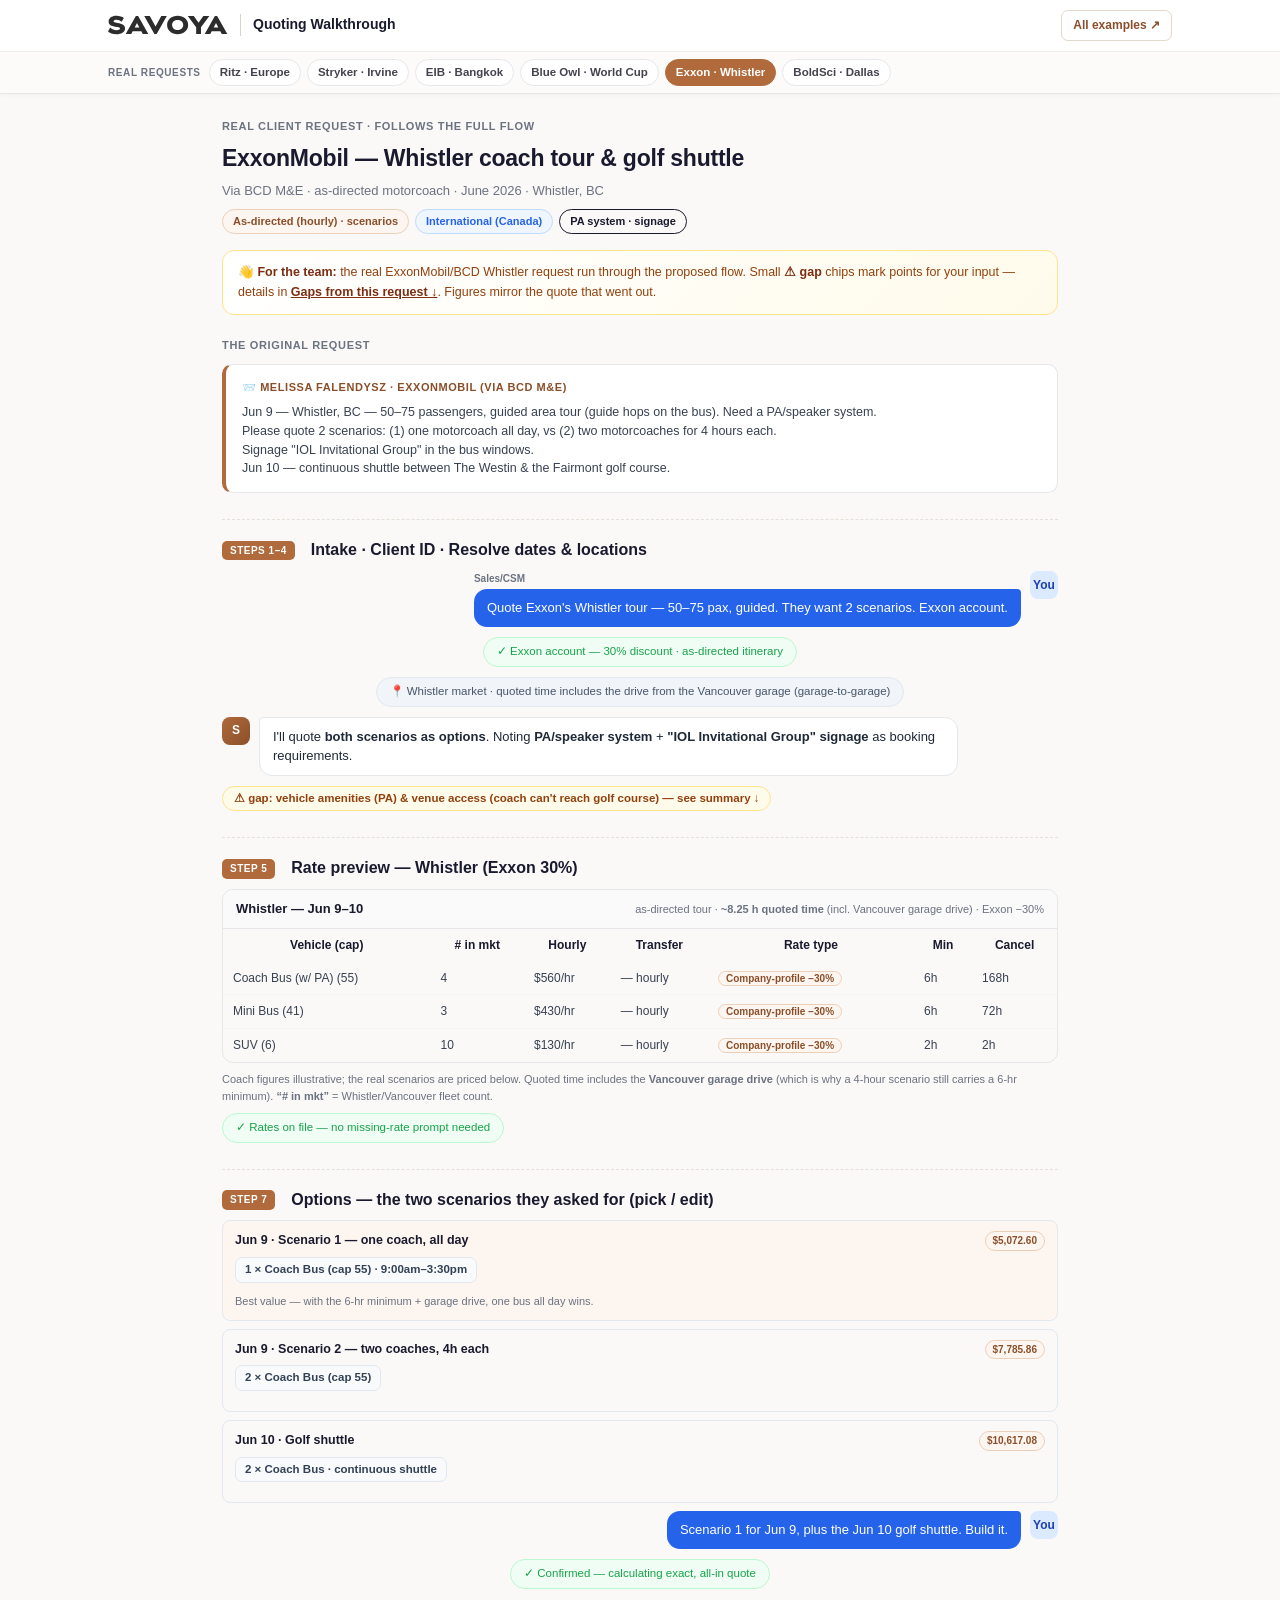
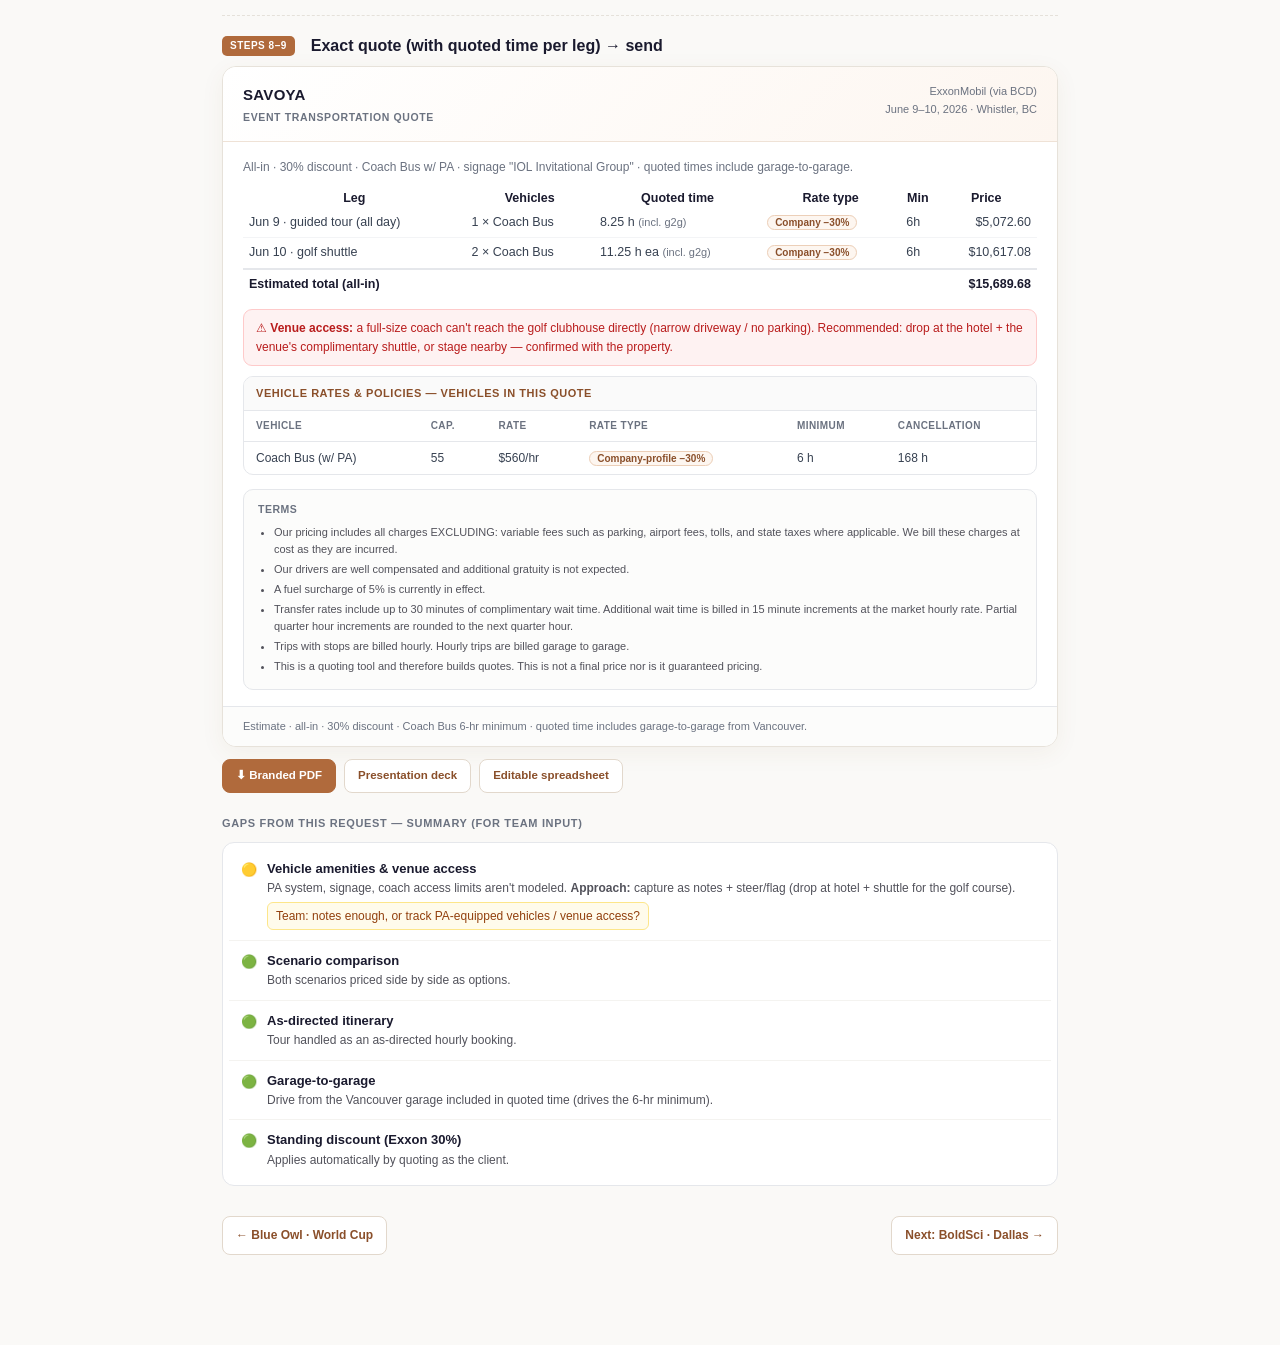
<file: exxon-whistler.html>
<!DOCTYPE html>
<html lang="en">
<head>
<meta charset="UTF-8">
<meta name="viewport" content="width=device-width, initial-scale=1.0">
<title>ExxonMobil / BCD — Whistler | Savoya Quoting Walkthrough</title>
<link rel="stylesheet" href="style.css">
</head>
<body>

<div class="nav">
  <div class="nav-top"><img src="savoya-logo.svg" alt="Savoya"><span class="nm">Quoting Walkthrough</span><a class="home" href="index.html">All examples ↗</a></div>
  <div class="nav-strip"><div class="row">
    <span class="lbl">Real requests</span>
    <a href="ritz-europe.html">Ritz · Europe</a><a href="stryker-irvine.html">Stryker · Irvine</a><a href="eib-bangkok.html">EIB · Bangkok</a><a href="blue-owl-worldcup.html">Blue Owl · World Cup</a><a class="active" href="exxon-whistler.html">Exxon · Whistler</a><a href="boldsci-dallas.html">BoldSci · Dallas</a>
  </div></div>
</div>

<div class="wrap">
  <div class="crumb">Real client request · follows the full flow</div>
  <h1>ExxonMobil — Whistler coach tour &amp; golf shuttle</h1>
  <div class="sub">Via BCD M&amp;E · as-directed motorcoach · June 2026 · Whistler, BC</div>
  <div class="chips"><span class="chip type">As-directed (hourly) · scenarios</span><span class="chip intl">International (Canada)</span><span class="chip">PA system · signage</span></div>

  <div class="banner">👋 <b>For the team:</b> the real ExxonMobil/BCD Whistler request run through the proposed flow. Small <b>⚠ gap</b> chips mark points for your input — details in <a href="#gaps" style="color:#7c2d12;font-weight:700;">Gaps from this request ↓</a>. Figures mirror the quote that went out.</div>

  <div class="section-label">The original request</div>
  <div class="request">
    <div class="from">📨 Melissa Falendysz · ExxonMobil (via BCD M&amp;E)</div>
    <pre>Jun 9 — Whistler, BC — 50–75 passengers, guided area tour (guide hops on the bus). Need a PA/speaker system.
Please quote 2 scenarios: (1) one motorcoach all day, vs (2) two motorcoaches for 4 hours each.
Signage "IOL Invitational Group" in the bus windows.
Jun 10 — continuous shuttle between The Westin &amp; the Fairmont golf course.</pre>
  </div>

  <!-- 1-4 -->
  <div class="stepline"><span class="step-tag">Steps 1–4</span><h2>Intake · Client ID · Resolve dates &amp; locations</h2></div>
  <div class="chat">
    <div class="msg agent"><div class="avatar agent">You</div><div><div class="who">Sales/CSM</div><div class="bubble">Quote Exxon's Whistler tour — 50–75 pax, guided. They want 2 scenarios. Exxon account.</div></div></div>
    <div class="working ok">✓ Exxon account — 30% discount · as-directed itinerary</div>
    <div class="working">📍 Whistler market · quoted time includes the drive from the Vancouver garage (garage-to-garage)</div>
    <div class="msg assistant"><div class="avatar assistant">S</div><div><div class="bubble">I'll quote <b>both scenarios as options</b>. Noting <b>PA/speaker system</b> + <b>"IOL Invitational Group" signage</b> as booking requirements.</div></div></div>
    <a class="gapflag" href="#gaps">⚠ gap: vehicle amenities (PA) &amp; venue access (coach can't reach golf course) — see summary ↓</a>
  </div>

  <!-- 5 RATE PREVIEW -->
  <div class="stepline"><span class="step-tag">Step 5</span><h2>Rate preview — Whistler (Exxon 30%)</h2></div>
  <div class="preview">
    <div class="ph"><span class="pt">Whistler — Jun 9–10</span><span class="tiny">as-directed tour · <b>~8.25 h quoted time</b> (incl. Vancouver garage drive) · Exxon −30%</span></div>
    <div class="tblscroll"><table>
      <thead><tr><th>Vehicle (cap)</th><th># in mkt</th><th>Hourly</th><th>Transfer</th><th>Rate type</th><th>Min</th><th>Cancel</th></tr></thead>
      <tr><td>Coach Bus (w/ PA) (55)</td><td>4</td><td>$560/hr</td><td>— hourly</td><td><span class="rt comp">Company-profile −30%</span></td><td>6h</td><td>168h</td></tr>
      <tr><td>Mini Bus (41)</td><td>3</td><td>$430/hr</td><td>— hourly</td><td><span class="rt comp">Company-profile −30%</span></td><td>6h</td><td>72h</td></tr>
      <tr><td>SUV (6)</td><td>10</td><td>$130/hr</td><td>— hourly</td><td><span class="rt comp">Company-profile −30%</span></td><td>2h</td><td>2h</td></tr>
    </table></div>
  </div>
  <p class="tiny" style="margin:-4px 0 0;">Coach figures illustrative; the real scenarios are priced below. Quoted time includes the <b>Vancouver garage drive</b> (which is why a 4-hour scenario still carries a 6-hr minimum). <b>“# in mkt”</b> = Whistler/Vancouver fleet count.</p>
  <div class="working ok" style="margin:8px auto 0;">✓ Rates on file — no missing-rate prompt needed</div>

  <!-- 7 OPTIONS (scenarios) -->
  <div class="stepline"><span class="step-tag">Step 7</span><h2>Options — the two scenarios they asked for (pick / edit)</h2></div>
  <div class="subopt best"><div class="sh"><b>Jun 9 · Scenario 1 — one coach, all day</b><span class="rt comp">$5,072.60</span></div>
    <div class="vehmix" style="margin-top:6px;"><span class="veh">1 × Coach Bus (cap 55) · 9:00am–3:30pm</span></div>
    <div class="tiny">Best value — with the 6-hr minimum + garage drive, one bus all day wins.</div></div>
  <div class="subopt"><div class="sh"><b>Jun 9 · Scenario 2 — two coaches, 4h each</b><span class="rt comp">$7,785.86</span></div>
    <div class="vehmix" style="margin-top:6px;"><span class="veh">2 × Coach Bus (cap 55)</span></div></div>
  <div class="subopt"><div class="sh"><b>Jun 10 · Golf shuttle</b><span class="rt comp">$10,617.08</span></div>
    <div class="vehmix" style="margin-top:6px;"><span class="veh">2 × Coach Bus · continuous shuttle</span></div></div>
  <div class="chat" style="margin-top:8px;">
    <div class="msg agent"><div class="avatar agent">You</div><div><div class="bubble">Scenario 1 for Jun 9, plus the Jun 10 golf shuttle. Build it.</div></div></div>
    <div class="working ok">✓ Confirmed — calculating exact, all-in quote</div>
  </div>

  <!-- 8-9 QUOTE -->
  <div class="stepline"><span class="step-tag">Steps 8–9</span><h2>Exact quote (with quoted time per leg) → send</h2></div>
  <div class="quote">
    <div class="quote-top"><div class="brand">SAVOYA<small>Event Transportation Quote</small></div><div class="meta">ExxonMobil (via BCD)<br>June 9–10, 2026 · Whistler, BC</div></div>
    <div class="quote-body">
      <div class="for">All-in · 30% discount · Coach Bus w/ PA · signage "IOL Invitational Group" · quoted times include garage-to-garage.</div>
      <div class="tblscroll"><table>
        <thead><tr><th>Leg</th><th>Vehicles</th><th>Quoted time</th><th>Rate type</th><th>Min</th><th class="amt">Price</th></tr></thead>
        <tr><td>Jun 9 · guided tour (all day)</td><td>1 × Coach Bus</td><td>8.25 h <span class="tiny">(incl. g2g)</span></td><td><span class="rt comp">Company −30%</span></td><td>6h</td><td class="amt">$5,072.60</td></tr>
        <tr><td>Jun 10 · golf shuttle</td><td>2 × Coach Bus</td><td>11.25 h ea <span class="tiny">(incl. g2g)</span></td><td><span class="rt comp">Company −30%</span></td><td>6h</td><td class="amt">$10,617.08</td></tr>
        <tr class="tot-row"><td colspan="5">Estimated total (all-in)</td><td class="amt">$15,689.68</td></tr>
      </table></div>
      <div class="flagbox">⚠ <b>Venue access:</b> a full-size coach can't reach the golf clubhouse directly (narrow driveway / no parking). Recommended: drop at the hotel + the venue's complimentary shuttle, or stage nearby — confirmed with the property.</div>
      <div class="ratecard">
        <div class="rc-title">Vehicle rates &amp; policies — vehicles in this quote</div>
        <table>
          <thead><tr><th>Vehicle</th><th>Cap.</th><th>Rate</th><th>Rate type</th><th>Minimum</th><th>Cancellation</th></tr></thead>
          <tr><td>Coach Bus (w/ PA)</td><td>55</td><td>$560/hr</td><td><span class="rt comp">Company-profile −30%</span></td><td>6 h</td><td>168 h</td></tr>
        </table>
      </div>
      <div class="terms"><div class="tt">Terms</div><ul>
        <li>Our pricing includes all charges EXCLUDING: variable fees such as parking, airport fees, tolls, and state taxes where applicable. We bill these charges at cost as they are incurred.</li>
        <li>Our drivers are well compensated and additional gratuity is not expected.</li>
        <li>A fuel surcharge of 5% is currently in effect.</li>
        <li>Transfer rates include up to 30 minutes of complimentary wait time. Additional wait time is billed in 15 minute increments at the market hourly rate. Partial quarter hour increments are rounded to the next quarter hour.</li>
        <li>Trips with stops are billed hourly. Hourly trips are billed garage to garage.</li>
        <li>This is a quoting tool and therefore builds quotes. This is not a final price nor is it guaranteed pricing.</li>
      </ul></div>
    </div>
    <div class="quote-foot">Estimate · all-in · 30% discount · Coach Bus 6-hr minimum · quoted time includes garage-to-garage from Vancouver.</div>
  </div>
  <div class="out-actions"><span class="a primary" onclick="openOv('pdfOv')">⬇ Branded PDF</span><span class="a" onclick="openOv('prezOv')">Presentation deck</span><span class="a" onclick="openOv('genOv')">Editable spreadsheet</span></div>

  <!-- GAPS -->
  <div class="section-label" id="gaps">Gaps from this request — summary (for team input)</div>
  <div class="gaps-box">
    <div class="g-row"><span class="dot">🟡</span><div><div class="g-t">Vehicle amenities &amp; venue access</div><div class="g-d">PA system, signage, coach access limits aren't modeled. <b>Approach:</b> capture as notes + steer/flag (drop at hotel + shuttle for the golf course).</div><span class="g-ask">Team: notes enough, or track PA-equipped vehicles / venue access?</span></div></div>
    <div class="g-row"><span class="dot">🟢</span><div><div class="g-t">Scenario comparison</div><div class="g-d">Both scenarios priced side by side as options.</div></div></div>
    <div class="g-row"><span class="dot">🟢</span><div><div class="g-t">As-directed itinerary</div><div class="g-d">Tour handled as an as-directed hourly booking.</div></div></div>
    <div class="g-row"><span class="dot">🟢</span><div><div class="g-t">Garage-to-garage</div><div class="g-d">Drive from the Vancouver garage included in quoted time (drives the 6-hr minimum).</div></div></div>
    <div class="g-row"><span class="dot">🟢</span><div><div class="g-t">Standing discount (Exxon 30%)</div><div class="g-d">Applies automatically by quoting as the client.</div></div></div>
  </div>

  <div class="pagernav"><a href="blue-owl-worldcup.html">← Blue Owl · World Cup</a><a href="boldsci-dallas.html">Next: BoldSci · Dallas →</a></div>
</div>

<div class="overlay" id="pdfOv"><button class="ov-close" onclick="closeOv('pdfOv')">✕ Close</button>
  <div class="pdf-page">
    <div class="pdf-head"><div><img src="savoya-logo.svg" alt="Savoya"><div class="doc">Event Transportation Quote</div></div><div class="who"><b>ExxonMobil</b> (via BCD)<br>June 9–10, 2026 · Whistler, BC</div></div>
    <div class="pdf-title">Transportation Quote</div><span class="pdf-badge">30% discount · all-in · Coach Bus w/ PA · signage: IOL Invitational Group</span>
    <table class="pdf-tbl">
      <tr><td>Jun 9 — 1 Coach Bus, all day (8.25 h)</td><td class="amt">$5,072.60</td></tr>
      <tr><td>Jun 10 — 2 Coach Buses, golf shuttle (11.25 h ea)</td><td class="amt">$10,617.08</td></tr>
      <tr class="tot"><td>Estimated total</td><td class="amt">$15,689.68</td></tr>
    </table>
    <div class="pdf-terms"><div class="h">Vehicle rates &amp; policies — vehicles in this quote</div></div>
    <table class="pdf-tbl">
      <tr><td>Coach Bus w/ PA (cap 55) · $560/hr · Company-profile −30%</td><td class="amt">6 h min · 168 h cxl</td></tr>
    </table>
    <div class="pdf-terms"><div class="h">Terms &amp; notes</div><ul>
      <li>PA/speaker system onboard; "IOL Invitational Group" signage in windows.</li>
      <li>Venue access: coach drops at hotel + complimentary shuttle to golf clubhouse (narrow driveway).</li>
      <li>Pricing all-in EXCLUDING variable fees (billed at cost). Gratuity not expected. 5% fuel surcharge. Quoted time includes garage-to-garage. This is a quote, not a final price.</li>
    </ul></div>
    <div class="pdf-foot"><img src="savoya-logo-gold.svg" alt=""><div class="ft">Savoya · concierge@savoya.com · savoya.com</div></div>
  </div>
</div>

<div class="overlay" id="prezOv"><button class="ov-close" onclick="closeOv('prezOv')">✕ Close</button>
  <div class="prez-stage"><div id="prezStage">
    <div class="slide cover show"><div class="pad"><img src="savoya-logo-gold.svg" alt="Savoya"><div class="t">Whistler<br><span class="gold">Tour &amp; Shuttle Proposal</span></div><div class="rule"></div><div class="sub">ExxonMobil · June 9–10, 2026 · Whistler, BC</div></div></div>
    <div class="slide body"><div class="pad"><div class="st">Two ways to run Day 1</div><div class="h">Scenario options</div>
      <table><tr><td>Scenario 1 — 1 coach, all day</td><td class="amt">$5,072.60</td></tr><tr><td>Scenario 2 — 2 coaches, 4h each</td><td class="amt">$7,785.86</td></tr><tr><td>Jun 10 — golf shuttle (2 coaches)</td><td class="amt">$10,617.08</td></tr></table>
      <p style="margin-top:10px;color:#7c3aed;font-weight:700;font-size:12.5px;">Coach w/ PA · signage · 30% discount</p></div></div>
    <div class="slide body"><div class="pad"><div class="st">Transparent, all on one page</div><div class="h">Vehicle rates &amp; policies</div>
      <table><tr><td>Coach Bus w/ PA (cap 55) · $560/hr · Company-profile −30%</td><td class="amt">6 h min · 168 h cxl</td></tr></table>
      <p style="margin-top:10px;color:#9a917f;font-size:11.5px;">Only the vehicle type in this quote · rates include Exxon's 30% discount · all-in pricing</p></div></div>
    <div class="slide close-s"><div class="pad"><img src="savoya-logo-gold.svg" alt="" style="height:26px;margin-bottom:auto;"><div class="big">Recommended (best value)</div><div class="num">$5,072.60</div><div style="color:#9a917f;font-size:12px;">One coach all day · Jun 9 · 30% discount</div><div class="nx">We'll handle PA, signage, and the golf-course access plan.</div></div></div>
  </div><div class="prez-nav"><button onclick="prezGo(-1)">‹</button><div class="prez-dots" id="prezDots"></div><button onclick="prezGo(1)">›</button></div></div>
</div>

<div class="overlay" id="genOv">
  <div class="sheet-app">
    <div class="sheet-bar"><b>📊 exxon-whistler-quote.xlsx <span class="hint">· cells editable</span></b><button class="sheet-close" onclick="closeOv('genOv')">✕ Close</button></div>
    <table class="grid-tbl"><thead><tr><th>Day</th><th>Vehicles</th><th>Quoted time</th><th>Notes</th><th>Total</th></tr></thead><tbody>
      <tr><td><div class="cell" contenteditable="true">Jun 9 (Scenario 1)</div></td><td><div class="cell" contenteditable="true">1 × Coach Bus</div></td><td><div class="cell" contenteditable="true">8.25 h</div></td><td><div class="cell" contenteditable="true">PA + signage</div></td><td><div class="cell" contenteditable="true">$5,072.60</div></td></tr>
      <tr><td><div class="cell" contenteditable="true">Jun 10</div></td><td><div class="cell" contenteditable="true">2 × Coach Bus</div></td><td><div class="cell" contenteditable="true">11.25 h ea</div></td><td><div class="cell" contenteditable="true">drop at hotel + venue shuttle</div></td><td><div class="cell" contenteditable="true">$10,617.08</div></td></tr>
    </tbody></table>
    <div class="sheet-foot">Preview of the editable export — adjust any cell and re-send.</div>
  </div>
</div>

<script src="app.js"></script>
</body>
</html>
</file>
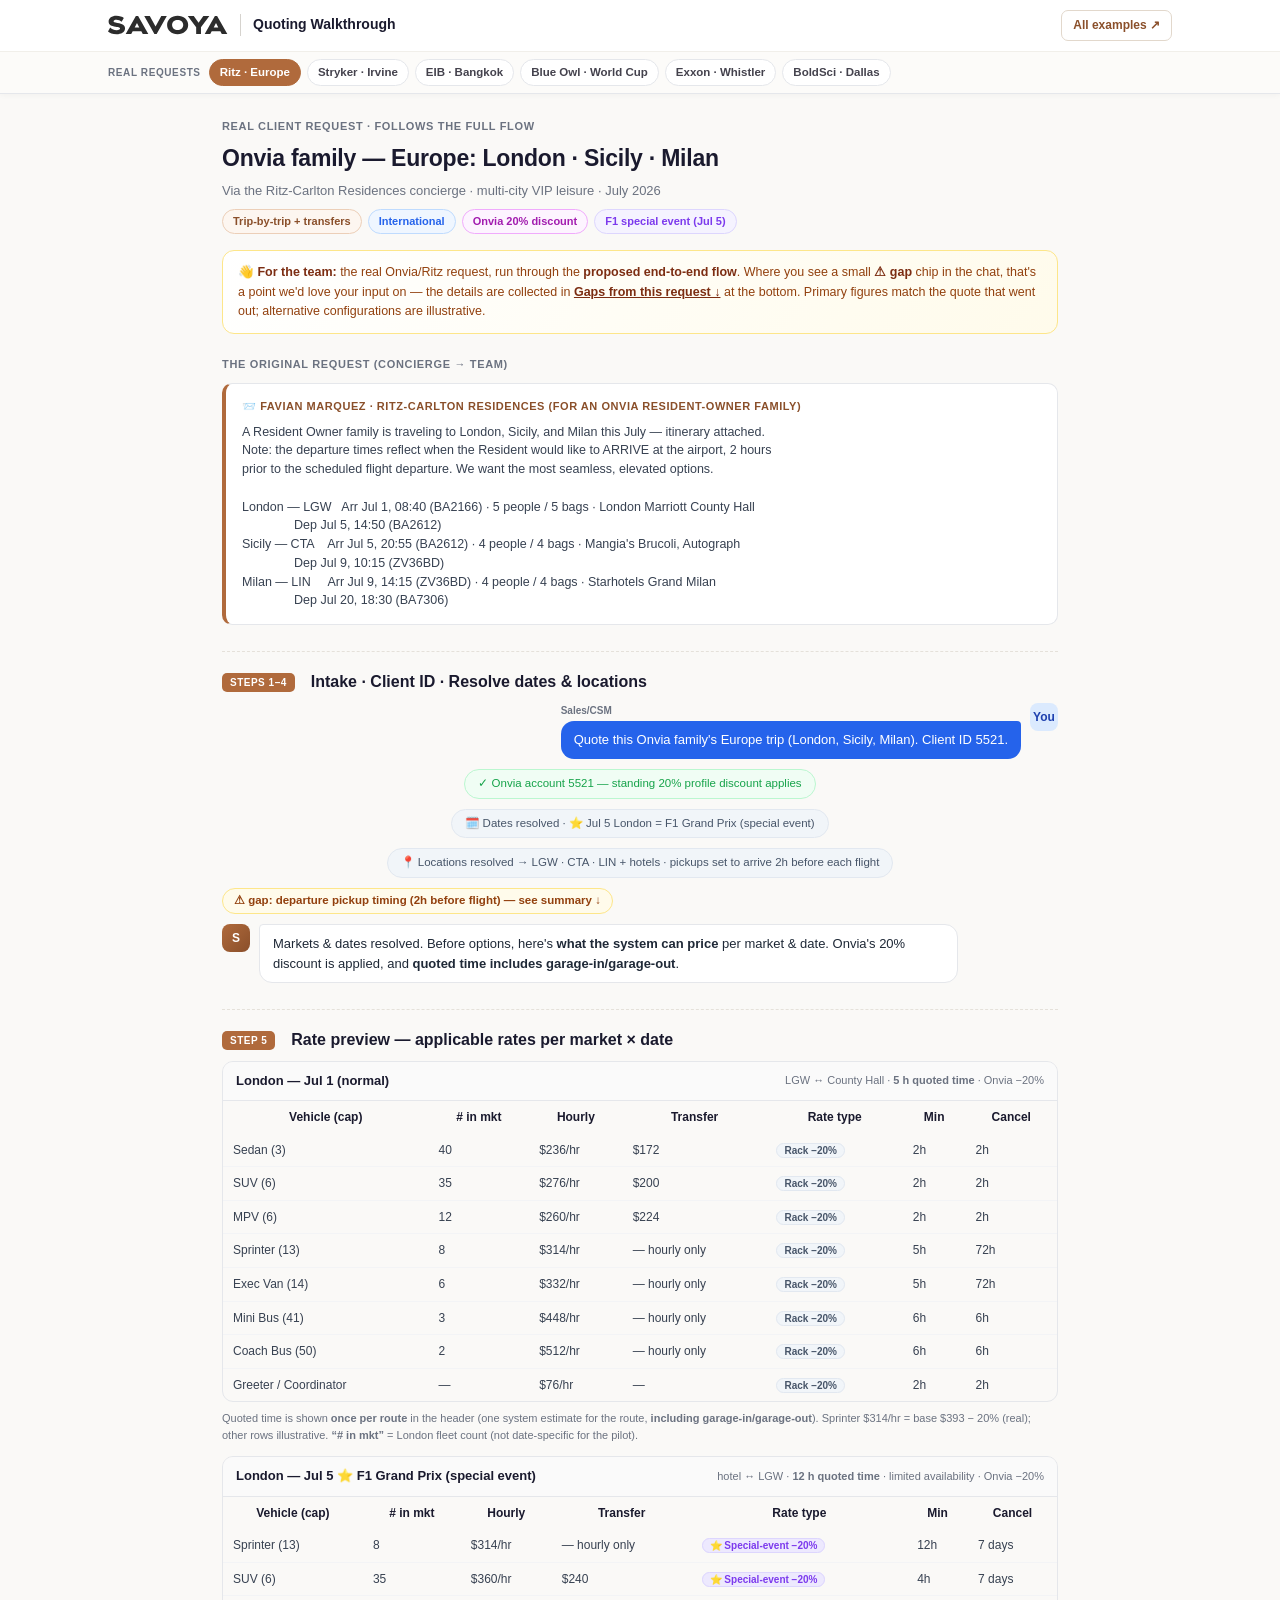
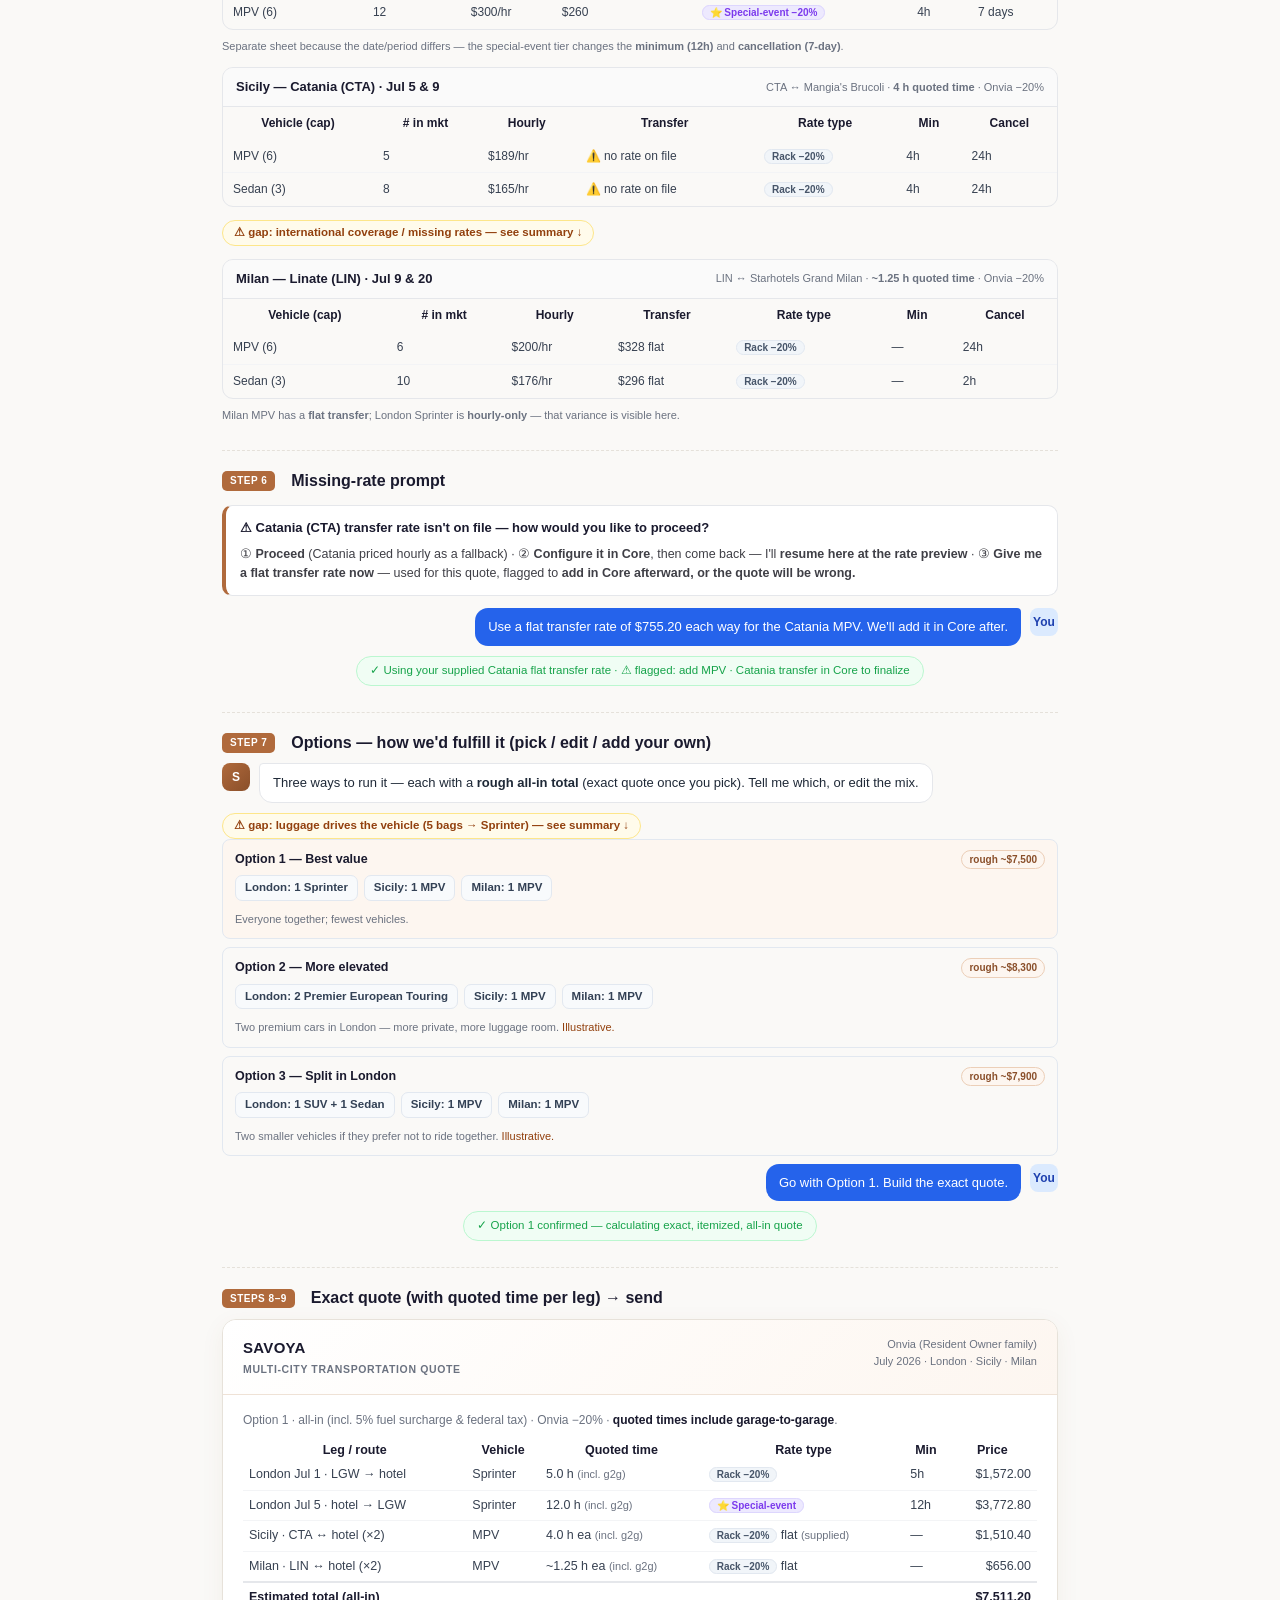
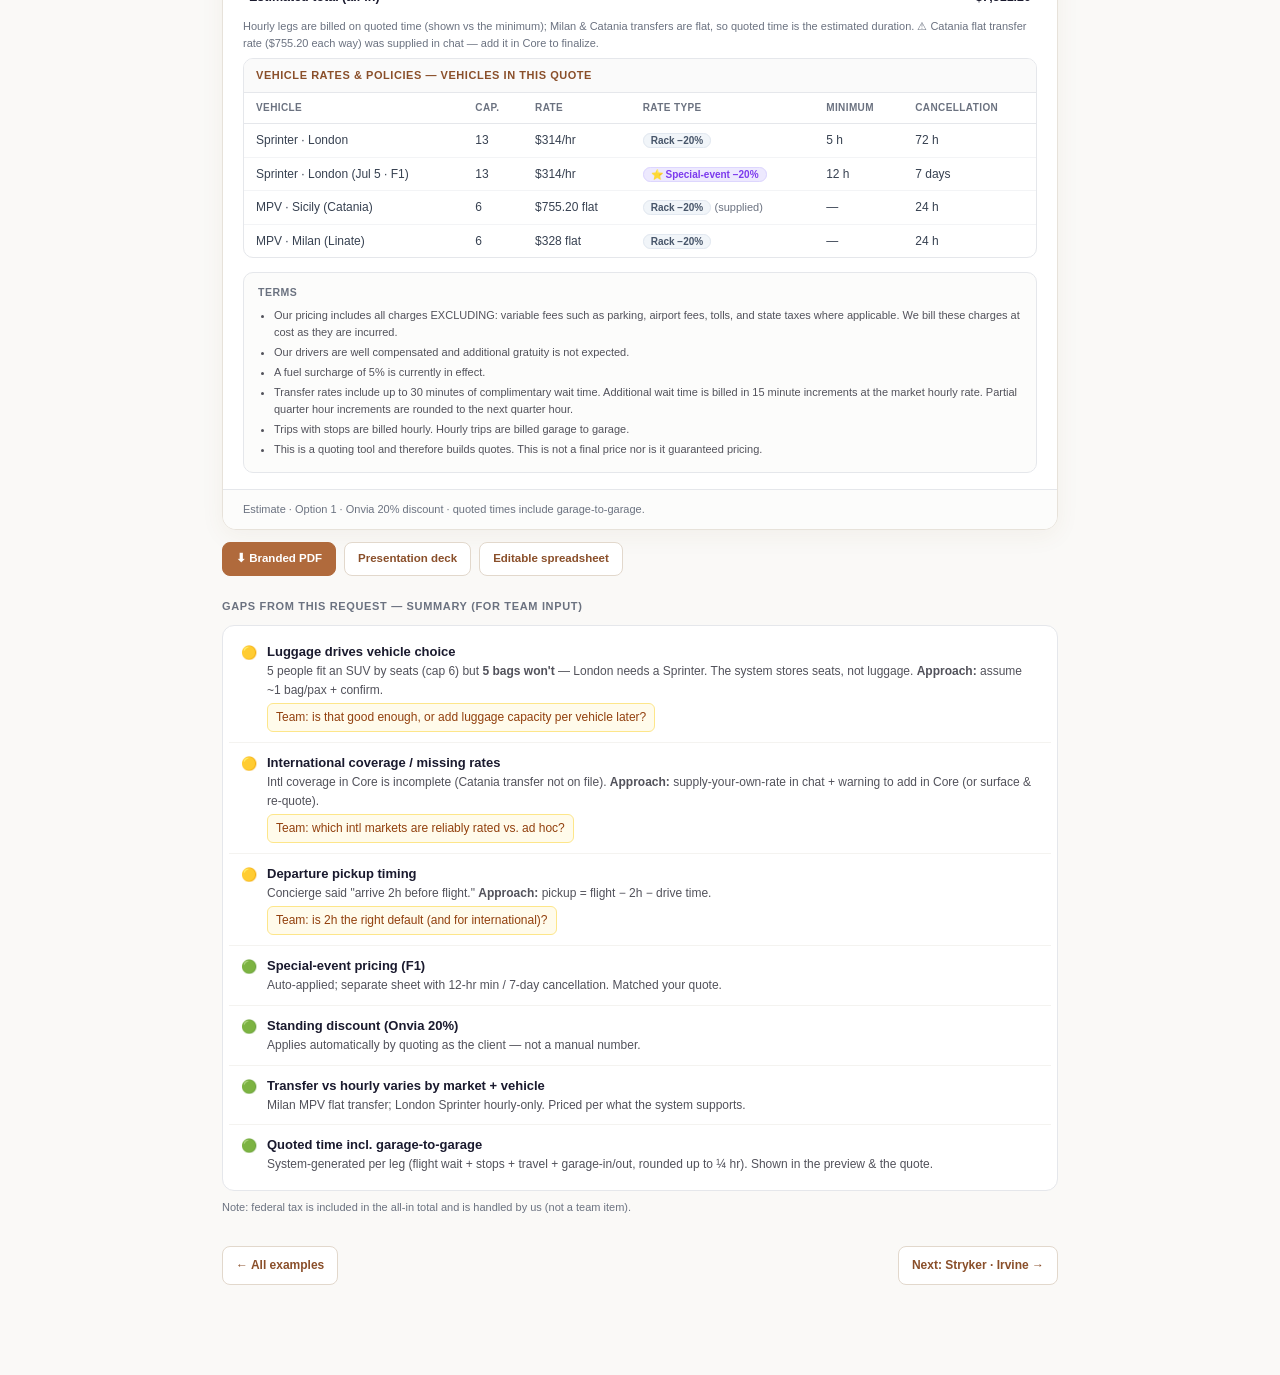
<file: ritz-europe.html>
<!DOCTYPE html>
<html lang="en">
<head>
<meta charset="UTF-8">
<meta name="viewport" content="width=device-width, initial-scale=1.0">
<title>Onvia / Ritz — Europe (full flow + gaps) | Savoya Quoting Walkthrough</title>
<link rel="stylesheet" href="style.css">
</head>
<body>

<div class="nav">
  <div class="nav-top"><img src="savoya-logo.svg" alt="Savoya"><span class="nm">Quoting Walkthrough</span><a class="home" href="index.html">All examples ↗</a></div>
  <div class="nav-strip"><div class="row">
    <span class="lbl">Real requests</span>
    <a class="active" href="ritz-europe.html">Ritz · Europe</a><a href="stryker-irvine.html">Stryker · Irvine</a><a href="eib-bangkok.html">EIB · Bangkok</a><a href="blue-owl-worldcup.html">Blue Owl · World Cup</a><a href="exxon-whistler.html">Exxon · Whistler</a><a href="boldsci-dallas.html">BoldSci · Dallas</a>
  </div></div>
</div>

<div class="wrap">
  <div class="crumb">Real client request · follows the full flow</div>
  <h1>Onvia family — Europe: London · Sicily · Milan</h1>
  <div class="sub">Via the Ritz-Carlton Residences concierge · multi-city VIP leisure · July 2026</div>
  <div class="chips"><span class="chip type">Trip-by-trip + transfers</span><span class="chip intl">International</span><span class="chip vip">Onvia 20% discount</span><span class="chip evt">F1 special event (Jul 5)</span></div>

  <div class="banner">👋 <b>For the team:</b> the real Onvia/Ritz request, run through the <b>proposed end-to-end flow</b>. Where you see a small <b>⚠ gap</b> chip in the chat, that's a point we'd love your input on — the details are collected in <a href="#gaps" style="color:#7c2d12;font-weight:700;">Gaps from this request ↓</a> at the bottom. Primary figures match the quote that went out; alternative configurations are illustrative.</div>

  <div class="section-label">The original request (concierge → team)</div>
  <div class="request">
    <div class="from">📨 Favian Marquez · Ritz-Carlton Residences (for an Onvia resident-owner family)</div>
    <pre>A Resident Owner family is traveling to London, Sicily, and Milan this July — itinerary attached.
Note: the departure times reflect when the Resident would like to ARRIVE at the airport, 2 hours
prior to the scheduled flight departure. We want the most seamless, elevated options.

London — LGW   Arr Jul 1, 08:40 (BA2166) · 5 people / 5 bags · London Marriott County Hall
               Dep Jul 5, 14:50 (BA2612)
Sicily — CTA    Arr Jul 5, 20:55 (BA2612) · 4 people / 4 bags · Mangia's Brucoli, Autograph
               Dep Jul 9, 10:15 (ZV36BD)
Milan — LIN     Arr Jul 9, 14:15 (ZV36BD) · 4 people / 4 bags · Starhotels Grand Milan
               Dep Jul 20, 18:30 (BA7306)</pre>
  </div>

  <!-- 1-4 -->
  <div class="stepline"><span class="step-tag">Steps 1–4</span><h2>Intake · Client ID · Resolve dates &amp; locations</h2></div>
  <div class="chat">
    <div class="msg agent"><div class="avatar agent">You</div><div><div class="who">Sales/CSM</div><div class="bubble">Quote this Onvia family's Europe trip (London, Sicily, Milan). Client ID 5521.</div></div></div>
    <div class="working ok">✓ Onvia account 5521 — standing 20% profile discount applies</div>
    <div class="working">🗓️ Dates resolved · ⭐ Jul 5 London = F1 Grand Prix (special event)</div>
    <div class="working">📍 Locations resolved → LGW · CTA · LIN + hotels · pickups set to arrive 2h before each flight</div>
    <a class="gapflag" href="#gaps">⚠ gap: departure pickup timing (2h before flight) — see summary ↓</a>
    <div class="msg assistant"><div class="avatar assistant">S</div><div><div class="bubble">Markets &amp; dates resolved. Before options, here's <b>what the system can price</b> per market &amp; date. Onvia's 20% discount is applied, and <b>quoted time includes garage-in/garage-out</b>.</div></div></div>
  </div>

  <!-- 5 RATE PREVIEW -->
  <div class="stepline"><span class="step-tag">Step 5</span><h2>Rate preview — applicable rates per market × date</h2></div>

  <div class="preview">
    <div class="ph"><span class="pt">London — Jul 1 (normal)</span><span class="tiny">LGW ↔ County Hall · <b>5 h quoted time</b> · Onvia −20%</span></div>
    <div class="tblscroll"><table>
      <thead><tr><th>Vehicle (cap)</th><th># in mkt</th><th>Hourly</th><th>Transfer</th><th>Rate type</th><th>Min</th><th>Cancel</th></tr></thead>
      <tr><td>Sedan (3)</td><td>40</td><td>$236/hr</td><td>$172</td><td><span class="rt rack">Rack −20%</span></td><td>2h</td><td>2h</td></tr>
      <tr><td>SUV (6)</td><td>35</td><td>$276/hr</td><td>$200</td><td><span class="rt rack">Rack −20%</span></td><td>2h</td><td>2h</td></tr>
      <tr><td>MPV (6)</td><td>12</td><td>$260/hr</td><td>$224</td><td><span class="rt rack">Rack −20%</span></td><td>2h</td><td>2h</td></tr>
      <tr><td>Sprinter (13)</td><td>8</td><td>$314/hr</td><td>— hourly only</td><td><span class="rt rack">Rack −20%</span></td><td>5h</td><td>72h</td></tr>
      <tr><td>Exec Van (14)</td><td>6</td><td>$332/hr</td><td>— hourly only</td><td><span class="rt rack">Rack −20%</span></td><td>5h</td><td>72h</td></tr>
      <tr><td>Mini Bus (41)</td><td>3</td><td>$448/hr</td><td>— hourly only</td><td><span class="rt rack">Rack −20%</span></td><td>6h</td><td>6h</td></tr>
      <tr><td>Coach Bus (50)</td><td>2</td><td>$512/hr</td><td>— hourly only</td><td><span class="rt rack">Rack −20%</span></td><td>6h</td><td>6h</td></tr>
      <tr><td>Greeter / Coordinator</td><td>—</td><td>$76/hr</td><td>—</td><td><span class="rt rack">Rack −20%</span></td><td>2h</td><td>2h</td></tr>
    </table></div>
  </div>
  <p class="tiny" style="margin:-4px 0 12px;">Quoted time is shown <b>once per route</b> in the header (one system estimate for the route, <b>including garage-in/garage-out</b>). Sprinter $314/hr = base $393 − 20% (real); other rows illustrative. <b>“# in mkt”</b> = London fleet count (not date-specific for the pilot).</p>

  <div class="preview">
    <div class="ph"><span class="pt">London — Jul 5 ⭐ F1 Grand Prix (special event)</span><span class="tiny">hotel ↔ LGW · <b>12 h quoted time</b> · limited availability · Onvia −20%</span></div>
    <div class="tblscroll"><table>
      <thead><tr><th>Vehicle (cap)</th><th># in mkt</th><th>Hourly</th><th>Transfer</th><th>Rate type</th><th>Min</th><th>Cancel</th></tr></thead>
      <tr><td>Sprinter (13)</td><td>8</td><td>$314/hr</td><td>— hourly only</td><td><span class="rt evt">⭐ Special-event −20%</span></td><td>12h</td><td>7 days</td></tr>
      <tr><td>SUV (6)</td><td>35</td><td>$360/hr</td><td>$240</td><td><span class="rt evt">⭐ Special-event −20%</span></td><td>4h</td><td>7 days</td></tr>
      <tr><td>MPV (6)</td><td>12</td><td>$300/hr</td><td>$260</td><td><span class="rt evt">⭐ Special-event −20%</span></td><td>4h</td><td>7 days</td></tr>
    </table></div>
  </div>
  <p class="tiny" style="margin:-4px 0 12px;">Separate sheet because the date/period differs — the special-event tier changes the <b>minimum (12h)</b> and <b>cancellation (7-day)</b>.</p>

  <div class="preview">
    <div class="ph"><span class="pt">Sicily — Catania (CTA) · Jul 5 &amp; 9</span><span class="tiny">CTA ↔ Mangia's Brucoli · <b>4 h quoted time</b> · Onvia −20%</span></div>
    <div class="tblscroll"><table>
      <thead><tr><th>Vehicle (cap)</th><th># in mkt</th><th>Hourly</th><th>Transfer</th><th>Rate type</th><th>Min</th><th>Cancel</th></tr></thead>
      <tr><td>MPV (6)</td><td>5</td><td>$189/hr</td><td>⚠️ no rate on file</td><td><span class="rt rack">Rack −20%</span></td><td>4h</td><td>24h</td></tr>
      <tr><td>Sedan (3)</td><td>8</td><td>$165/hr</td><td>⚠️ no rate on file</td><td><span class="rt rack">Rack −20%</span></td><td>4h</td><td>24h</td></tr>
    </table></div>
  </div>
  <a class="gapflag" href="#gaps">⚠ gap: international coverage / missing rates — see summary ↓</a>

  <div class="preview" style="margin-top:13px;">
    <div class="ph"><span class="pt">Milan — Linate (LIN) · Jul 9 &amp; 20</span><span class="tiny">LIN ↔ Starhotels Grand Milan · <b>~1.25 h quoted time</b> · Onvia −20%</span></div>
    <div class="tblscroll"><table>
      <thead><tr><th>Vehicle (cap)</th><th># in mkt</th><th>Hourly</th><th>Transfer</th><th>Rate type</th><th>Min</th><th>Cancel</th></tr></thead>
      <tr><td>MPV (6)</td><td>6</td><td>$200/hr</td><td>$328 flat</td><td><span class="rt rack">Rack −20%</span></td><td>—</td><td>24h</td></tr>
      <tr><td>Sedan (3)</td><td>10</td><td>$176/hr</td><td>$296 flat</td><td><span class="rt rack">Rack −20%</span></td><td>—</td><td>2h</td></tr>
    </table></div>
  </div>
  <p class="tiny" style="margin:-4px 0 0;">Milan MPV has a <b>flat transfer</b>; London Sprinter is <b>hourly-only</b> — that variance is visible here.</p>

  <!-- 6 MISSING-RATE PROMPT -->
  <div class="stepline"><span class="step-tag">Step 6</span><h2>Missing-rate prompt</h2></div>
  <div class="prompt">
    <div class="pq">⚠ Catania (CTA) transfer rate isn't on file — how would you like to proceed?</div>
    <p>① <b>Proceed</b> (Catania priced hourly as a fallback) · ② <b>Configure it in Core</b>, then come back — I'll <b>resume here at the rate preview</b> · ③ <b>Give me a flat transfer rate now</b> — used for this quote, flagged to <b>add in Core afterward, or the quote will be wrong.</b></p>
  </div>
  <div class="chat">
    <div class="msg agent"><div class="avatar agent">You</div><div><div class="bubble">Use a flat transfer rate of $755.20 each way for the Catania MPV. We'll add it in Core after.</div></div></div>
    <div class="working ok">✓ Using your supplied Catania flat transfer rate · ⚠ flagged: add MPV · Catania transfer in Core to finalize</div>
  </div>

  <!-- 7 OPTIONS -->
  <div class="stepline"><span class="step-tag">Step 7</span><h2>Options — how we'd fulfill it (pick / edit / add your own)</h2></div>
  <div class="chat">
    <div class="msg assistant"><div class="avatar assistant">S</div><div><div class="bubble">Three ways to run it — each with a <b>rough all-in total</b> (exact quote once you pick). Tell me which, or edit the mix.</div></div></div>
    <a class="gapflag" href="#gaps">⚠ gap: luggage drives the vehicle (5 bags → Sprinter) — see summary ↓</a>
  </div>

  <div class="subopt best"><div class="sh"><b>Option 1 — Best value</b><span class="rt comp">rough ~$7,500</span></div>
    <div class="vehmix" style="margin-top:6px;"><span class="veh">London: 1 Sprinter</span><span class="veh">Sicily: 1 MPV</span><span class="veh">Milan: 1 MPV</span></div>
    <div class="tiny">Everyone together; fewest vehicles.</div></div>
  <div class="subopt"><div class="sh"><b>Option 2 — More elevated</b><span class="rt comp">rough ~$8,300</span></div>
    <div class="vehmix" style="margin-top:6px;"><span class="veh">London: 2 Premier European Touring</span><span class="veh">Sicily: 1 MPV</span><span class="veh">Milan: 1 MPV</span></div>
    <div class="tiny">Two premium cars in London — more private, more luggage room. <span style="color:var(--amber-d);">Illustrative.</span></div></div>
  <div class="subopt"><div class="sh"><b>Option 3 — Split in London</b><span class="rt comp">rough ~$7,900</span></div>
    <div class="vehmix" style="margin-top:6px;"><span class="veh">London: 1 SUV + 1 Sedan</span><span class="veh">Sicily: 1 MPV</span><span class="veh">Milan: 1 MPV</span></div>
    <div class="tiny">Two smaller vehicles if they prefer not to ride together. <span style="color:var(--amber-d);">Illustrative.</span></div></div>

  <div class="chat" style="margin-top:8px;">
    <div class="msg agent"><div class="avatar agent">You</div><div><div class="bubble">Go with Option 1. Build the exact quote.</div></div></div>
    <div class="working ok">✓ Option 1 confirmed — calculating exact, itemized, all-in quote</div>
  </div>

  <!-- 8-9 QUOTE -->
  <div class="stepline"><span class="step-tag">Steps 8–9</span><h2>Exact quote (with quoted time per leg) → send</h2></div>
  <div class="quote">
    <div class="quote-top"><div class="brand">SAVOYA<small>Multi-City Transportation Quote</small></div><div class="meta">Onvia (Resident Owner family)<br>July 2026 · London · Sicily · Milan</div></div>
    <div class="quote-body">
      <div class="for">Option 1 · all-in (incl. 5% fuel surcharge &amp; federal tax) · Onvia −20% · <b>quoted times include garage-to-garage</b>.</div>
      <div class="tblscroll"><table>
        <thead><tr><th>Leg / route</th><th>Vehicle</th><th>Quoted time</th><th>Rate type</th><th>Min</th><th class="amt">Price</th></tr></thead>
        <tr><td>London Jul 1 · LGW → hotel</td><td>Sprinter</td><td>5.0 h <span class="tiny">(incl. g2g)</span></td><td><span class="rt rack">Rack −20%</span></td><td>5h</td><td class="amt">$1,572.00</td></tr>
        <tr><td>London Jul 5 · hotel → LGW</td><td>Sprinter</td><td>12.0 h <span class="tiny">(incl. g2g)</span></td><td><span class="rt evt">⭐ Special-event</span></td><td>12h</td><td class="amt">$3,772.80</td></tr>
        <tr><td>Sicily · CTA ↔ hotel (×2)</td><td>MPV</td><td>4.0 h ea <span class="tiny">(incl. g2g)</span></td><td><span class="rt rack">Rack −20%</span> flat <span class="tiny">(supplied)</span></td><td>—</td><td class="amt">$1,510.40</td></tr>
        <tr><td>Milan · LIN ↔ hotel (×2)</td><td>MPV</td><td>~1.25 h ea <span class="tiny">(incl. g2g)</span></td><td><span class="rt rack">Rack −20%</span> flat</td><td>—</td><td class="amt">$656.00</td></tr>
        <tr class="tot-row"><td colspan="5">Estimated total (all-in)</td><td class="amt">$7,511.20</td></tr>
      </table></div>
      <p class="tiny" style="margin:6px 0 0;">Hourly legs are billed on quoted time (shown vs the minimum); Milan &amp; Catania transfers are flat, so quoted time is the estimated duration. ⚠ Catania flat transfer rate ($755.20 each way) was supplied in chat — add it in Core to finalize.</p>
      <div class="ratecard">
        <div class="rc-title">Vehicle rates &amp; policies — vehicles in this quote</div>
        <table>
          <thead><tr><th>Vehicle</th><th>Cap.</th><th>Rate</th><th>Rate type</th><th>Minimum</th><th>Cancellation</th></tr></thead>
          <tr><td>Sprinter · London</td><td>13</td><td>$314/hr</td><td><span class="rt rack">Rack −20%</span></td><td>5 h</td><td>72 h</td></tr>
          <tr><td>Sprinter · London (Jul 5 · F1)</td><td>13</td><td>$314/hr</td><td><span class="rt evt">⭐ Special-event −20%</span></td><td>12 h</td><td>7 days</td></tr>
          <tr><td>MPV · Sicily (Catania)</td><td>6</td><td>$755.20 flat</td><td><span class="rt rack">Rack −20%</span> <span class="tiny">(supplied)</span></td><td>—</td><td>24 h</td></tr>
          <tr><td>MPV · Milan (Linate)</td><td>6</td><td>$328 flat</td><td><span class="rt rack">Rack −20%</span></td><td>—</td><td>24 h</td></tr>
        </table>
      </div>
      <div class="terms"><div class="tt">Terms</div><ul>
        <li>Our pricing includes all charges EXCLUDING: variable fees such as parking, airport fees, tolls, and state taxes where applicable. We bill these charges at cost as they are incurred.</li>
        <li>Our drivers are well compensated and additional gratuity is not expected.</li>
        <li>A fuel surcharge of 5% is currently in effect.</li>
        <li>Transfer rates include up to 30 minutes of complimentary wait time. Additional wait time is billed in 15 minute increments at the market hourly rate. Partial quarter hour increments are rounded to the next quarter hour.</li>
        <li>Trips with stops are billed hourly. Hourly trips are billed garage to garage.</li>
        <li>This is a quoting tool and therefore builds quotes. This is not a final price nor is it guaranteed pricing.</li>
      </ul></div>
    </div>
    <div class="quote-foot">Estimate · Option 1 · Onvia 20% discount · quoted times include garage-to-garage.</div>
  </div>
  <div class="out-actions"><span class="a primary" onclick="openOv('pdfOv')">⬇ Branded PDF</span><span class="a" onclick="openOv('prezOv')">Presentation deck</span><span class="a" onclick="openOv('genOv')">Editable spreadsheet</span></div>

  <!-- GAPS SUMMARY -->
  <div class="section-label" id="gaps">Gaps from this request — summary (for team input)</div>
  <div class="gaps-box">
    <div class="g-row"><span class="dot">🟡</span><div><div class="g-t">Luggage drives vehicle choice</div><div class="g-d">5 people fit an SUV by seats (cap 6) but <b>5 bags won't</b> — London needs a Sprinter. The system stores seats, not luggage. <b>Approach:</b> assume ~1 bag/pax + confirm.</div><span class="g-ask">Team: is that good enough, or add luggage capacity per vehicle later?</span></div></div>
    <div class="g-row"><span class="dot">🟡</span><div><div class="g-t">International coverage / missing rates</div><div class="g-d">Intl coverage in Core is incomplete (Catania transfer not on file). <b>Approach:</b> supply-your-own-rate in chat + warning to add in Core (or surface &amp; re-quote).</div><span class="g-ask">Team: which intl markets are reliably rated vs. ad hoc?</span></div></div>
    <div class="g-row"><span class="dot">🟡</span><div><div class="g-t">Departure pickup timing</div><div class="g-d">Concierge said "arrive 2h before flight." <b>Approach:</b> pickup = flight − 2h − drive time.</div><span class="g-ask">Team: is 2h the right default (and for international)?</span></div></div>
    <div class="g-row"><span class="dot">🟢</span><div><div class="g-t">Special-event pricing (F1)</div><div class="g-d">Auto-applied; separate sheet with 12-hr min / 7-day cancellation. Matched your quote.</div></div></div>
    <div class="g-row"><span class="dot">🟢</span><div><div class="g-t">Standing discount (Onvia 20%)</div><div class="g-d">Applies automatically by quoting as the client — not a manual number.</div></div></div>
    <div class="g-row"><span class="dot">🟢</span><div><div class="g-t">Transfer vs hourly varies by market + vehicle</div><div class="g-d">Milan MPV flat transfer; London Sprinter hourly-only. Priced per what the system supports.</div></div></div>
    <div class="g-row"><span class="dot">🟢</span><div><div class="g-t">Quoted time incl. garage-to-garage</div><div class="g-d">System-generated per leg (flight wait + stops + travel + garage-in/out, rounded up to ¼ hr). Shown in the preview &amp; the quote.</div></div></div>
  </div>
  <p class="tiny" style="margin-top:8px;">Note: federal tax is included in the all-in total and is handled by us (not a team item).</p>

  <div class="pagernav"><a href="index.html">← All examples</a><a href="stryker-irvine.html">Next: Stryker · Irvine →</a></div>
</div>

<!-- PDF -->
<div class="overlay" id="pdfOv"><button class="ov-close" onclick="closeOv('pdfOv')">✕ Close</button>
  <div class="pdf-page">
    <div class="pdf-head"><div><img src="savoya-logo.svg" alt="Savoya"><div class="doc">Multi-City Transportation Quote</div></div><div class="who"><b>Onvia — Resident Owner family</b><br>July 2026 · London · Sicily · Milan</div></div>
    <div class="pdf-title">Transportation Quote</div>
    <span class="pdf-badge">Option 1 · Onvia 20% discount · all-in · quoted times incl. garage-to-garage</span>
    <table class="pdf-tbl">
      <tr><td>London — Jul 1 · Sprinter · 5.0 h</td><td class="amt">$1,572.00</td></tr>
      <tr><td>London — Jul 5 · Sprinter · ⭐ F1 · 12.0 h</td><td class="amt">$3,772.80</td></tr>
      <tr><td>Sicily (CTA) — MPV · 4.0 h ea (×2)</td><td class="amt">$1,510.40</td></tr>
      <tr><td>Milan (LIN) — MPV · flat transfer (×2)</td><td class="amt">$656.00</td></tr>
      <tr class="tot"><td>Estimated total</td><td class="amt">$7,511.20</td></tr>
    </table>
    <div class="pdf-terms"><div class="h">Vehicle rates &amp; policies — vehicles in this quote</div></div>
    <table class="pdf-tbl">
      <tr><td>Sprinter (cap 13) · $314/hr · Rack −20%</td><td class="amt">5 h min · 72 h cxl</td></tr>
      <tr><td>Sprinter (cap 13) · $314/hr · ⭐ Special-event −20% (Jul 5 · F1)</td><td class="amt">12 h min · 7-day cxl</td></tr>
      <tr><td>MPV (cap 6) · $755.20 flat · Rack −20% (Sicily · supplied)</td><td class="amt">24 h cxl</td></tr>
      <tr><td>MPV (cap 6) · $328 flat · Rack −20% (Milan)</td><td class="amt">24 h cxl</td></tr>
    </table>
    <div class="pdf-terms"><div class="h">Terms</div><ul>
      <li>Pricing includes all charges EXCLUDING variable fees (parking, airport fees, tolls, state taxes) — billed at cost.</li>
      <li>Drivers well compensated; gratuity not expected. 5% fuel surcharge. Quoted times include garage-to-garage.</li>
      <li>This is a quote, not a final or guaranteed price.</li>
    </ul></div>
    <div class="pdf-foot"><img src="savoya-logo-gold.svg" alt=""><div class="ft">Savoya · concierge@savoya.com · savoya.com</div></div>
  </div>
</div>

<!-- Presentation -->
<div class="overlay" id="prezOv"><button class="ov-close" onclick="closeOv('prezOv')">✕ Close</button>
  <div class="prez-stage">
    <div id="prezStage">
      <div class="slide cover show"><div class="pad"><img src="savoya-logo-gold.svg" alt="Savoya"><div class="t">Europe Transportation<br><span class="gold">Proposal</span></div><div class="rule"></div><div class="sub">Onvia Resident Owner family · London · Sicily · Milan · July 2026</div></div></div>
      <div class="slide body"><div class="pad"><div class="st">Your itinerary, handled door to door</div><div class="h">What we'll provide</div>
        <table><tr><td>London — Sprinter Van (5 pax / 5 bags)</td><td class="amt">$1,572</td></tr><tr><td>London — Jul 5 (F1 Grand Prix special event)</td><td class="amt">$3,772.80</td></tr><tr><td>Sicily — MPV (Mercedes Viano), per leg</td><td class="amt">$755.20</td></tr><tr><td>Milan — MPV flat airport transfer, per leg</td><td class="amt">$328</td></tr></table>
        <p style="margin-top:10px;color:#7c3aed;font-weight:700;font-size:12.5px;">⭐ Includes Onvia's 20% discount · all-in pricing</p></div></div>
      <div class="slide body"><div class="pad"><div class="st">Transparent, all on one page</div><div class="h">Vehicle rates &amp; policies</div>
        <table><tr><td>Sprinter (cap 13) · $314/hr · Rack −20%</td><td class="amt">5 h min · 72 h cxl</td></tr><tr><td>Sprinter (cap 13) · $314/hr · ⭐ Special-event (F1)</td><td class="amt">12 h min · 7-day cxl</td></tr><tr><td>MPV (cap 6) · $755.20 flat · Rack −20% · Sicily</td><td class="amt">24 h cxl</td></tr><tr><td>MPV (cap 6) · $328 flat · Rack −20% · Milan</td><td class="amt">24 h cxl</td></tr></table>
        <p style="margin-top:10px;color:#9a917f;font-size:11.5px;">Only the vehicle types in this quote · rates include Onvia's 20% discount · all-in pricing</p></div></div>
      <div class="slide close-s"><div class="pad"><img src="savoya-logo-gold.svg" alt="" style="height:26px;margin-bottom:auto;"><div class="big">A seamless, elevated journey across three cities</div><div class="num">$7,511</div><div style="color:#9a917f;font-size:12px;">All-in · Onvia 20% discount applied</div><div class="nx">Ready when you are — reply to confirm and we'll secure the chauffeurs.</div></div></div>
    </div>
    <div class="prez-nav"><button onclick="prezGo(-1)">‹</button><div class="prez-dots" id="prezDots"></div><button onclick="prezGo(1)">›</button></div>
  </div>
</div>

<!-- Spreadsheet -->
<div class="overlay" id="genOv">
  <div class="sheet-app">
    <div class="sheet-bar"><b>📊 onvia-europe-quote.xlsx <span class="hint">· cells editable</span></b><button class="sheet-close" onclick="closeOv('genOv')">✕ Close</button></div>
    <table class="grid-tbl">
      <thead><tr><th>Leg</th><th>Vehicle</th><th>Quoted time</th><th>Type</th><th>Price</th></tr></thead>
      <tbody>
        <tr><td><div class="cell" contenteditable="true">London Jul 1</div></td><td><div class="cell" contenteditable="true">Sprinter</div></td><td><div class="cell" contenteditable="true">5.0 h (incl g2g)</div></td><td><div class="cell" contenteditable="true">Rack −20%</div></td><td><div class="cell" contenteditable="true">$1,572.00</div></td></tr>
        <tr><td><div class="cell" contenteditable="true">London Jul 5</div></td><td><div class="cell" contenteditable="true">Sprinter</div></td><td><div class="cell" contenteditable="true">12.0 h (incl g2g)</div></td><td><div class="cell" contenteditable="true">⭐ Special-event</div></td><td><div class="cell" contenteditable="true">$3,772.80</div></td></tr>
        <tr><td><div class="cell" contenteditable="true">Sicily (CTA) ×2</div></td><td><div class="cell" contenteditable="true">MPV</div></td><td><div class="cell" contenteditable="true">4.0 h ea (incl g2g)</div></td><td><div class="cell" contenteditable="true">Rack −20% flat (supplied · $755.20 ea)</div></td><td><div class="cell" contenteditable="true">$1,510.40</div></td></tr>
        <tr><td><div class="cell" contenteditable="true">Milan (LIN) ×2</div></td><td><div class="cell" contenteditable="true">MPV</div></td><td><div class="cell" contenteditable="true">~1.25 h ea (incl g2g)</div></td><td><div class="cell" contenteditable="true">Rack −20% flat</div></td><td><div class="cell" contenteditable="true">$656.00</div></td></tr>
      </tbody>
    </table>
    <div class="sheet-foot">Preview of the editable export — adjust any cell and re-send.</div>
  </div>
</div>

<script src="app.js"></script>
</body>
</html>
</file>
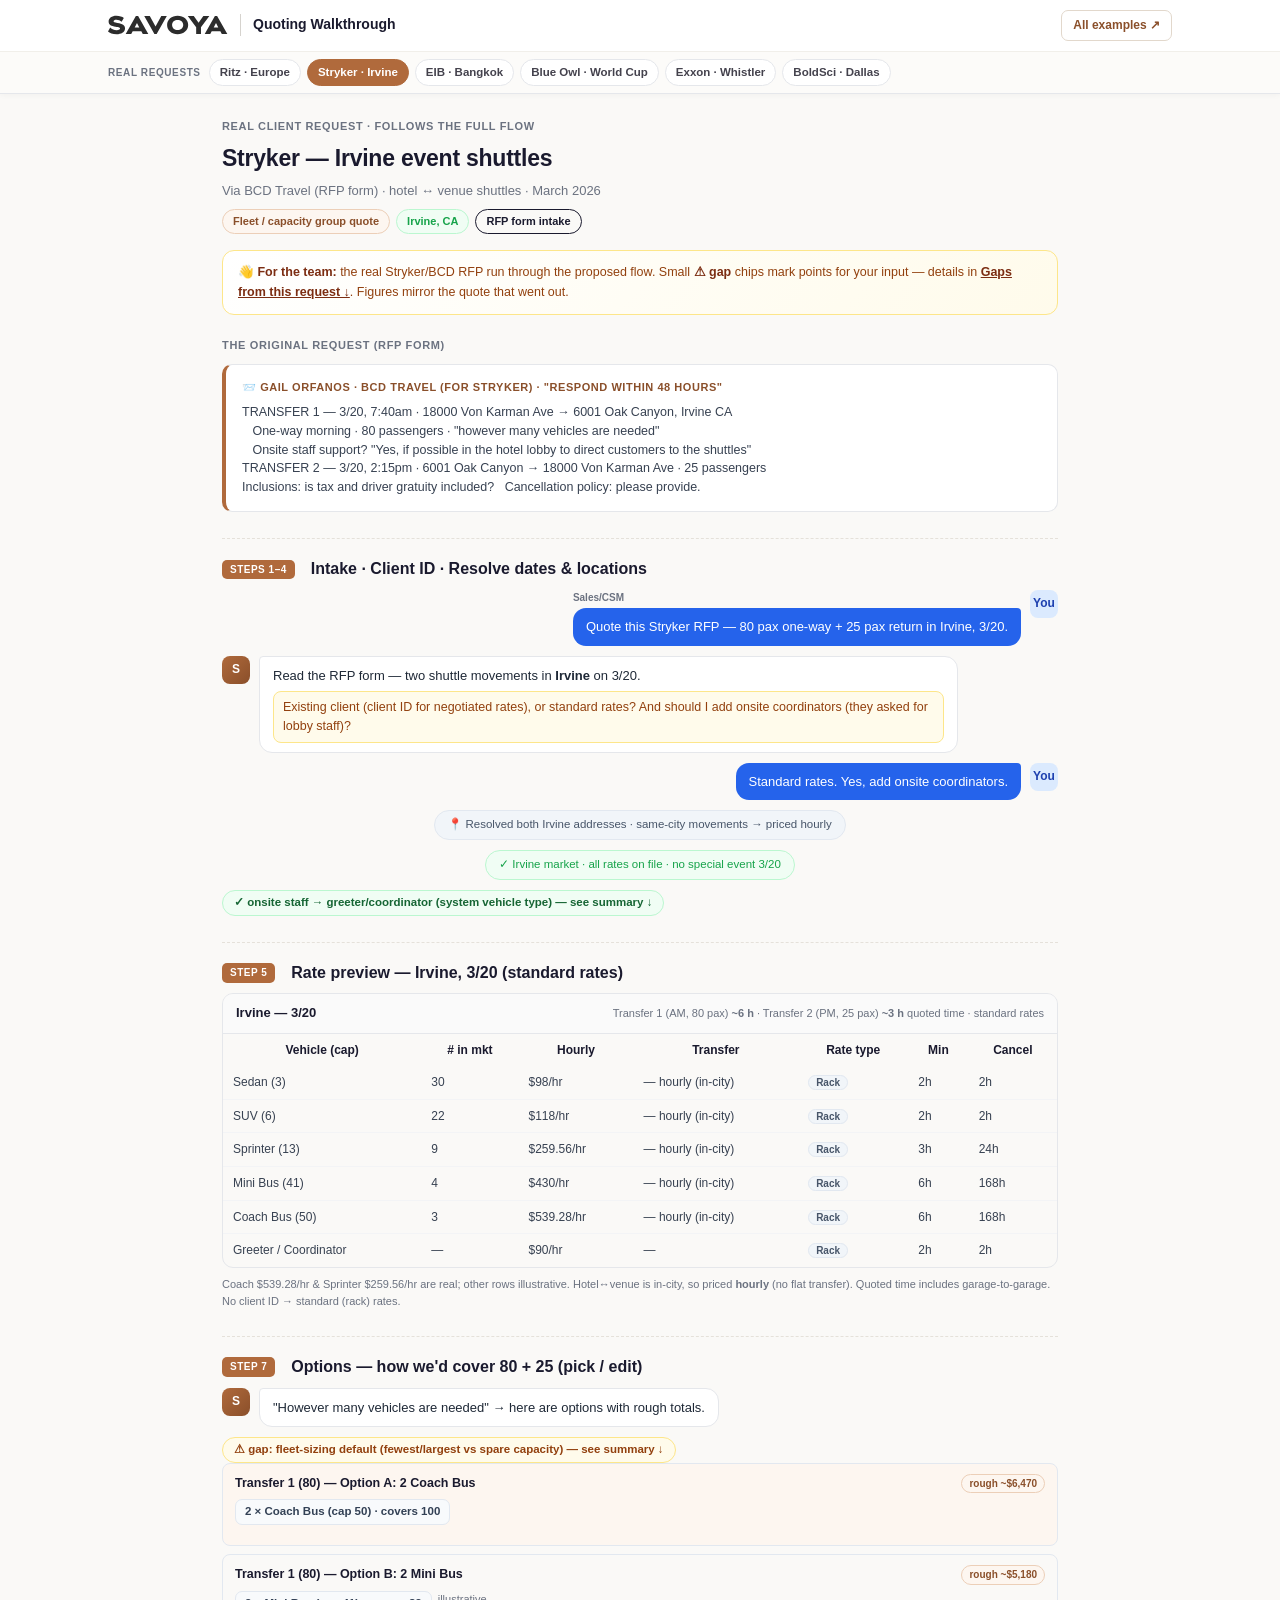
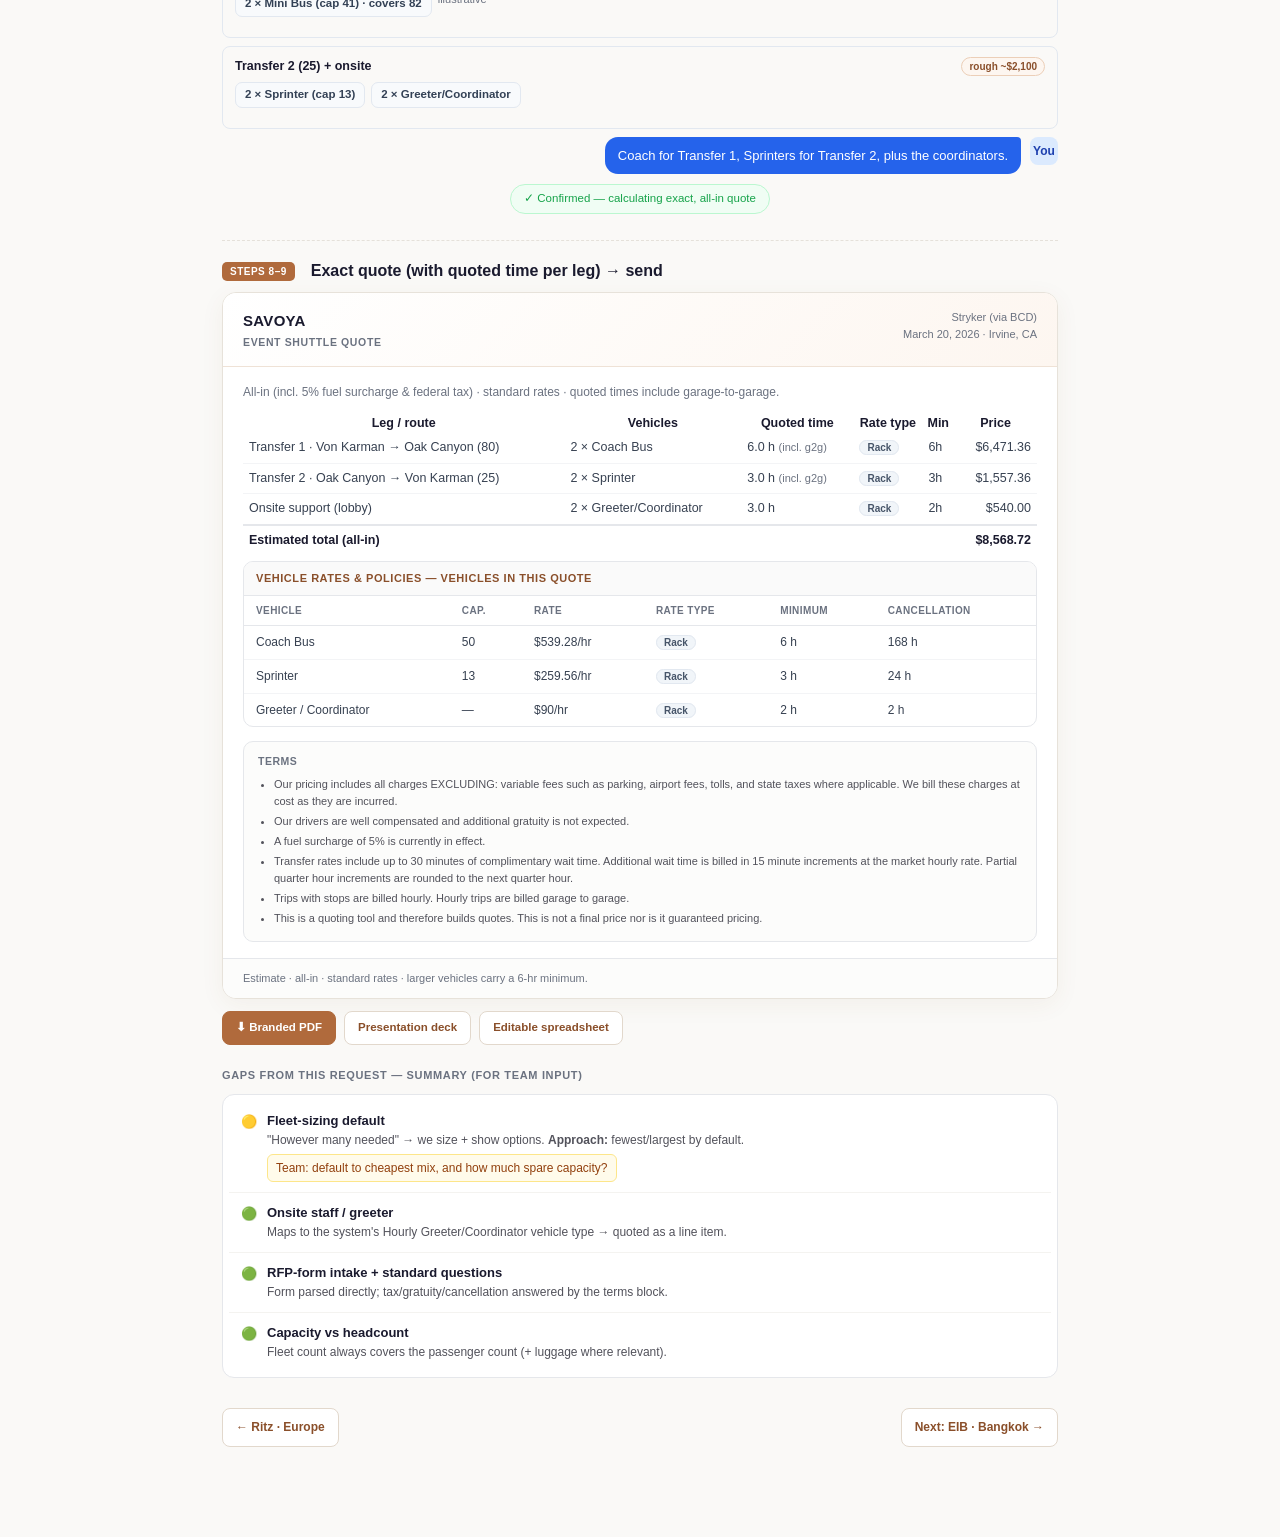
<file: stryker-irvine.html>
<!DOCTYPE html>
<html lang="en">
<head>
<meta charset="UTF-8">
<meta name="viewport" content="width=device-width, initial-scale=1.0">
<title>Stryker / BCD — Irvine event shuttles | Savoya Quoting Walkthrough</title>
<link rel="stylesheet" href="style.css">
</head>
<body>

<div class="nav">
  <div class="nav-top"><img src="savoya-logo.svg" alt="Savoya"><span class="nm">Quoting Walkthrough</span><a class="home" href="index.html">All examples ↗</a></div>
  <div class="nav-strip"><div class="row">
    <span class="lbl">Real requests</span>
    <a href="ritz-europe.html">Ritz · Europe</a><a class="active" href="stryker-irvine.html">Stryker · Irvine</a><a href="eib-bangkok.html">EIB · Bangkok</a><a href="blue-owl-worldcup.html">Blue Owl · World Cup</a><a href="exxon-whistler.html">Exxon · Whistler</a><a href="boldsci-dallas.html">BoldSci · Dallas</a>
  </div></div>
</div>

<div class="wrap">
  <div class="crumb">Real client request · follows the full flow</div>
  <h1>Stryker — Irvine event shuttles</h1>
  <div class="sub">Via BCD Travel (RFP form) · hotel ↔ venue shuttles · March 2026</div>
  <div class="chips"><span class="chip type">Fleet / capacity group quote</span><span class="chip dom">Irvine, CA</span><span class="chip">RFP form intake</span></div>

  <div class="banner">👋 <b>For the team:</b> the real Stryker/BCD RFP run through the proposed flow. Small <b>⚠ gap</b> chips mark points for your input — details in <a href="#gaps" style="color:#7c2d12;font-weight:700;">Gaps from this request ↓</a>. Figures mirror the quote that went out.</div>

  <div class="section-label">The original request (RFP form)</div>
  <div class="request">
    <div class="from">📨 Gail Orfanos · BCD Travel (for Stryker) · "respond within 48 hours"</div>
    <pre>TRANSFER 1 — 3/20, 7:40am · 18000 Von Karman Ave → 6001 Oak Canyon, Irvine CA
   One-way morning · 80 passengers · "however many vehicles are needed"
   Onsite staff support? "Yes, if possible in the hotel lobby to direct customers to the shuttles"
TRANSFER 2 — 3/20, 2:15pm · 6001 Oak Canyon → 18000 Von Karman Ave · 25 passengers
Inclusions: is tax and driver gratuity included?   Cancellation policy: please provide.</pre>
  </div>

  <!-- 1-4 -->
  <div class="stepline"><span class="step-tag">Steps 1–4</span><h2>Intake · Client ID · Resolve dates &amp; locations</h2></div>
  <div class="chat">
    <div class="msg agent"><div class="avatar agent">You</div><div><div class="who">Sales/CSM</div><div class="bubble">Quote this Stryker RFP — 80 pax one-way + 25 pax return in Irvine, 3/20.</div></div></div>
    <div class="msg assistant"><div class="avatar assistant">S</div><div><div class="bubble">Read the RFP form — two shuttle movements in <b>Irvine</b> on 3/20.
      <span class="q">Existing client (client ID for negotiated rates), or standard rates? And should I add onsite coordinators (they asked for lobby staff)?</span></div></div></div>
    <div class="msg agent"><div class="avatar agent">You</div><div><div class="bubble">Standard rates. Yes, add onsite coordinators.</div></div></div>
    <div class="working">📍 Resolved both Irvine addresses · same-city movements → priced hourly</div>
    <div class="working ok">✓ Irvine market · all rates on file · no special event 3/20</div>
    <a class="gapflag ok" href="#gaps">✓ onsite staff → greeter/coordinator (system vehicle type) — see summary ↓</a>
  </div>

  <!-- 5 RATE PREVIEW -->
  <div class="stepline"><span class="step-tag">Step 5</span><h2>Rate preview — Irvine, 3/20 (standard rates)</h2></div>
  <div class="preview">
    <div class="ph"><span class="pt">Irvine — 3/20</span><span class="tiny">Transfer 1 (AM, 80 pax) <b>~6 h</b> · Transfer 2 (PM, 25 pax) <b>~3 h</b> quoted time · standard rates</span></div>
    <div class="tblscroll"><table>
      <thead><tr><th>Vehicle (cap)</th><th># in mkt</th><th>Hourly</th><th>Transfer</th><th>Rate type</th><th>Min</th><th>Cancel</th></tr></thead>
      <tr><td>Sedan (3)</td><td>30</td><td>$98/hr</td><td>— hourly (in-city)</td><td><span class="rt rack">Rack</span></td><td>2h</td><td>2h</td></tr>
      <tr><td>SUV (6)</td><td>22</td><td>$118/hr</td><td>— hourly (in-city)</td><td><span class="rt rack">Rack</span></td><td>2h</td><td>2h</td></tr>
      <tr><td>Sprinter (13)</td><td>9</td><td>$259.56/hr</td><td>— hourly (in-city)</td><td><span class="rt rack">Rack</span></td><td>3h</td><td>24h</td></tr>
      <tr><td>Mini Bus (41)</td><td>4</td><td>$430/hr</td><td>— hourly (in-city)</td><td><span class="rt rack">Rack</span></td><td>6h</td><td>168h</td></tr>
      <tr><td>Coach Bus (50)</td><td>3</td><td>$539.28/hr</td><td>— hourly (in-city)</td><td><span class="rt rack">Rack</span></td><td>6h</td><td>168h</td></tr>
      <tr><td>Greeter / Coordinator</td><td>—</td><td>$90/hr</td><td>—</td><td><span class="rt rack">Rack</span></td><td>2h</td><td>2h</td></tr>
    </table></div>
  </div>
  <p class="tiny" style="margin:-4px 0 0;">Coach $539.28/hr &amp; Sprinter $259.56/hr are real; other rows illustrative. Hotel↔venue is in-city, so priced <b>hourly</b> (no flat transfer). Quoted time includes garage-to-garage. No client ID → standard (rack) rates.</p>

  <!-- 7 OPTIONS -->
  <div class="stepline"><span class="step-tag">Step 7</span><h2>Options — how we'd cover 80 + 25 (pick / edit)</h2></div>
  <div class="chat">
    <div class="msg assistant"><div class="avatar assistant">S</div><div><div class="bubble">"However many vehicles are needed" → here are options with rough totals.</div></div></div>
    <a class="gapflag" href="#gaps">⚠ gap: fleet-sizing default (fewest/largest vs spare capacity) — see summary ↓</a>
  </div>
  <div class="subopt best"><div class="sh"><b>Transfer 1 (80) — Option A: 2 Coach Bus</b><span class="rt comp">rough ~$6,470</span></div>
    <div class="vehmix" style="margin-top:6px;"><span class="veh">2 × Coach Bus (cap 50) · covers 100</span></div></div>
  <div class="subopt"><div class="sh"><b>Transfer 1 (80) — Option B: 2 Mini Bus</b><span class="rt comp">rough ~$5,180</span></div>
    <div class="vehmix" style="margin-top:6px;"><span class="veh">2 × Mini Bus (cap 41) · covers 82</span> <span class="tiny">illustrative</span></div></div>
  <div class="subopt"><div class="sh"><b>Transfer 2 (25) + onsite</b><span class="rt comp">rough ~$2,100</span></div>
    <div class="vehmix" style="margin-top:6px;"><span class="veh">2 × Sprinter (cap 13)</span><span class="veh">2 × Greeter/Coordinator</span></div></div>
  <div class="chat" style="margin-top:8px;">
    <div class="msg agent"><div class="avatar agent">You</div><div><div class="bubble">Coach for Transfer 1, Sprinters for Transfer 2, plus the coordinators.</div></div></div>
    <div class="working ok">✓ Confirmed — calculating exact, all-in quote</div>
  </div>

  <!-- 8-9 QUOTE -->
  <div class="stepline"><span class="step-tag">Steps 8–9</span><h2>Exact quote (with quoted time per leg) → send</h2></div>
  <div class="quote">
    <div class="quote-top"><div class="brand">SAVOYA<small>Event Shuttle Quote</small></div><div class="meta">Stryker (via BCD)<br>March 20, 2026 · Irvine, CA</div></div>
    <div class="quote-body">
      <div class="for">All-in (incl. 5% fuel surcharge &amp; federal tax) · standard rates · quoted times include garage-to-garage.</div>
      <div class="tblscroll"><table>
        <thead><tr><th>Leg / route</th><th>Vehicles</th><th>Quoted time</th><th>Rate type</th><th>Min</th><th class="amt">Price</th></tr></thead>
        <tr><td>Transfer 1 · Von Karman → Oak Canyon (80)</td><td>2 × Coach Bus</td><td>6.0 h <span class="tiny">(incl. g2g)</span></td><td><span class="rt rack">Rack</span></td><td>6h</td><td class="amt">$6,471.36</td></tr>
        <tr><td>Transfer 2 · Oak Canyon → Von Karman (25)</td><td>2 × Sprinter</td><td>3.0 h <span class="tiny">(incl. g2g)</span></td><td><span class="rt rack">Rack</span></td><td>3h</td><td class="amt">$1,557.36</td></tr>
        <tr><td>Onsite support (lobby)</td><td>2 × Greeter/Coordinator</td><td>3.0 h</td><td><span class="rt rack">Rack</span></td><td>2h</td><td class="amt">$540.00</td></tr>
        <tr class="tot-row"><td colspan="5">Estimated total (all-in)</td><td class="amt">$8,568.72</td></tr>
      </table></div>
      <div class="ratecard">
        <div class="rc-title">Vehicle rates &amp; policies — vehicles in this quote</div>
        <table>
          <thead><tr><th>Vehicle</th><th>Cap.</th><th>Rate</th><th>Rate type</th><th>Minimum</th><th>Cancellation</th></tr></thead>
          <tr><td>Coach Bus</td><td>50</td><td>$539.28/hr</td><td><span class="rt rack">Rack</span></td><td>6 h</td><td>168 h</td></tr>
          <tr><td>Sprinter</td><td>13</td><td>$259.56/hr</td><td><span class="rt rack">Rack</span></td><td>3 h</td><td>24 h</td></tr>
          <tr><td>Greeter / Coordinator</td><td>—</td><td>$90/hr</td><td><span class="rt rack">Rack</span></td><td>2 h</td><td>2 h</td></tr>
        </table>
      </div>
      <div class="terms"><div class="tt">Terms</div><ul>
        <li>Our pricing includes all charges EXCLUDING: variable fees such as parking, airport fees, tolls, and state taxes where applicable. We bill these charges at cost as they are incurred.</li>
        <li>Our drivers are well compensated and additional gratuity is not expected.</li>
        <li>A fuel surcharge of 5% is currently in effect.</li>
        <li>Transfer rates include up to 30 minutes of complimentary wait time. Additional wait time is billed in 15 minute increments at the market hourly rate. Partial quarter hour increments are rounded to the next quarter hour.</li>
        <li>Trips with stops are billed hourly. Hourly trips are billed garage to garage.</li>
        <li>This is a quoting tool and therefore builds quotes. This is not a final price nor is it guaranteed pricing.</li>
      </ul></div>
    </div>
    <div class="quote-foot">Estimate · all-in · standard rates · larger vehicles carry a 6-hr minimum.</div>
  </div>
  <div class="out-actions"><span class="a primary" onclick="openOv('pdfOv')">⬇ Branded PDF</span><span class="a" onclick="openOv('prezOv')">Presentation deck</span><span class="a" onclick="openOv('genOv')">Editable spreadsheet</span></div>

  <!-- GAPS -->
  <div class="section-label" id="gaps">Gaps from this request — summary (for team input)</div>
  <div class="gaps-box">
    <div class="g-row"><span class="dot">🟡</span><div><div class="g-t">Fleet-sizing default</div><div class="g-d">"However many needed" → we size + show options. <b>Approach:</b> fewest/largest by default.</div><span class="g-ask">Team: default to cheapest mix, and how much spare capacity?</span></div></div>
    <div class="g-row"><span class="dot">🟢</span><div><div class="g-t">Onsite staff / greeter</div><div class="g-d">Maps to the system's Hourly Greeter/Coordinator vehicle type → quoted as a line item.</div></div></div>
    <div class="g-row"><span class="dot">🟢</span><div><div class="g-t">RFP-form intake + standard questions</div><div class="g-d">Form parsed directly; tax/gratuity/cancellation answered by the terms block.</div></div></div>
    <div class="g-row"><span class="dot">🟢</span><div><div class="g-t">Capacity vs headcount</div><div class="g-d">Fleet count always covers the passenger count (+ luggage where relevant).</div></div></div>
  </div>

  <div class="pagernav"><a href="ritz-europe.html">← Ritz · Europe</a><a href="eib-bangkok.html">Next: EIB · Bangkok →</a></div>
</div>

<div class="overlay" id="pdfOv"><button class="ov-close" onclick="closeOv('pdfOv')">✕ Close</button>
  <div class="pdf-page">
    <div class="pdf-head"><div><img src="savoya-logo.svg" alt="Savoya"><div class="doc">Event Shuttle Quote</div></div><div class="who"><b>Stryker</b> (via BCD Travel)<br>March 20, 2026 · Irvine, CA</div></div>
    <div class="pdf-title">Transportation Quote</div><span class="pdf-badge">All-in (incl. 5% fuel surcharge &amp; federal tax)</span>
    <table class="pdf-tbl">
      <tr><td>Transfer 1 (80) — 2 × Coach Bus · 6.0 h</td><td class="amt">$6,471.36</td></tr>
      <tr><td>Transfer 2 (25) — 2 × Sprinter · 3.0 h</td><td class="amt">$1,557.36</td></tr>
      <tr><td>Onsite — 2 × Greeter/Coordinator</td><td class="amt">$540.00</td></tr>
      <tr class="tot"><td>Estimated total</td><td class="amt">$8,568.72</td></tr>
    </table>
    <div class="pdf-terms"><div class="h">Vehicle rates &amp; policies — vehicles in this quote</div></div>
    <table class="pdf-tbl">
      <tr><td>Coach Bus (cap 50) · $539.28/hr · Rack</td><td class="amt">6 h min · 168 h cxl</td></tr>
      <tr><td>Sprinter (cap 13) · $259.56/hr · Rack</td><td class="amt">3 h min · 24 h cxl</td></tr>
      <tr><td>Greeter / Coordinator · $90/hr · Rack</td><td class="amt">2 h min · 2 h cxl</td></tr>
    </table>
    <div class="pdf-terms"><div class="h">Terms</div><ul>
      <li>Pricing includes all charges EXCLUDING variable fees (parking, airport fees, tolls, state taxes) — billed at cost.</li>
      <li>Drivers well compensated; gratuity not expected. 5% fuel surcharge. Cancellation per vehicle (Coach 168 hrs / Sprinter 24 hrs).</li>
      <li>This is a quote, not a final or guaranteed price.</li>
    </ul></div>
    <div class="pdf-foot"><img src="savoya-logo-gold.svg" alt=""><div class="ft">Savoya · concierge@savoya.com · savoya.com</div></div>
  </div>
</div>

<div class="overlay" id="prezOv"><button class="ov-close" onclick="closeOv('prezOv')">✕ Close</button>
  <div class="prez-stage"><div id="prezStage">
    <div class="slide cover show"><div class="pad"><img src="savoya-logo-gold.svg" alt="Savoya"><div class="t">Stryker Irvine<br><span class="gold">Shuttle Proposal</span></div><div class="rule"></div><div class="sub">March 20, 2026 · 80 + 25 guests · Irvine, CA</div></div></div>
    <div class="slide body"><div class="pad"><div class="st">Two movements, fully staffed</div><div class="h">What we'll provide</div>
      <table><tr><td>Transfer 1 — 2 × Coach Bus (80)</td><td class="amt">$6,471.36</td></tr><tr><td>Transfer 2 — 2 × Sprinter (25)</td><td class="amt">$1,557.36</td></tr><tr><td>Onsite greeters / coordinators</td><td class="amt">$540.00</td></tr></table></div></div>
    <div class="slide body"><div class="pad"><div class="st">Transparent, all on one page</div><div class="h">Vehicle rates &amp; policies</div>
      <table><tr><td>Coach Bus (cap 50) · $539.28/hr · Rack</td><td class="amt">6 h min · 168 h cxl</td></tr><tr><td>Sprinter (cap 13) · $259.56/hr · Rack</td><td class="amt">3 h min · 24 h cxl</td></tr><tr><td>Greeter / Coordinator · $90/hr · Rack</td><td class="amt">2 h min · 2 h cxl</td></tr></table>
      <p style="margin-top:10px;color:#9a917f;font-size:11.5px;">Only the vehicle types in this quote · all-in pricing</p></div></div>
    <div class="slide close-s"><div class="pad"><img src="savoya-logo-gold.svg" alt="" style="height:26px;margin-bottom:auto;"><div class="big">Estimated investment</div><div class="num">$8,568.72</div><div style="color:#9a917f;font-size:12px;">All-in · gratuity not expected</div><div class="nx">Ready to confirm within your 48-hour window.</div></div></div>
  </div><div class="prez-nav"><button onclick="prezGo(-1)">‹</button><div class="prez-dots" id="prezDots"></div><button onclick="prezGo(1)">›</button></div></div>
</div>

<div class="overlay" id="genOv">
  <div class="sheet-app">
    <div class="sheet-bar"><b>📊 stryker-irvine-quote.xlsx <span class="hint">· cells editable</span></b><button class="sheet-close" onclick="closeOv('genOv')">✕ Close</button></div>
    <table class="grid-tbl"><thead><tr><th>Movement</th><th>Pax</th><th>Vehicles</th><th>Quoted time</th><th>Total</th></tr></thead><tbody>
      <tr><td><div class="cell" contenteditable="true">Transfer 1 (7:40am)</div></td><td><div class="cell" contenteditable="true">80</div></td><td><div class="cell" contenteditable="true">2 × Coach Bus</div></td><td><div class="cell" contenteditable="true">6.0 h</div></td><td><div class="cell" contenteditable="true">$6,471.36</div></td></tr>
      <tr><td><div class="cell" contenteditable="true">Transfer 2 (2:15pm)</div></td><td><div class="cell" contenteditable="true">25</div></td><td><div class="cell" contenteditable="true">2 × Sprinter</div></td><td><div class="cell" contenteditable="true">3.0 h</div></td><td><div class="cell" contenteditable="true">$1,557.36</div></td></tr>
      <tr><td><div class="cell" contenteditable="true">Onsite support</div></td><td><div class="cell" contenteditable="true">—</div></td><td><div class="cell" contenteditable="true">2 × Greeter/Coordinator</div></td><td><div class="cell" contenteditable="true">3.0 h</div></td><td><div class="cell" contenteditable="true">$540.00</div></td></tr>
    </tbody></table>
    <div class="sheet-foot">Preview of the editable export — adjust any cell and re-send.</div>
  </div>
</div>

<script src="app.js"></script>
</body>
</html>
</file>
<file: style.css>
:root{
  --ink:#1a1a2e; --muted:#6b7280; --line:#e5e7eb;
  --copper:#b06a3c; --copper-d:#8a4f2a; --copper-bg:#fdf6f0;
  --gold:#b8943f; --gold-d:#8f6f28;
  --blue:#2563eb; --blue-bg:#eff6ff;
  --green:#16a34a; --green-bg:#f0fdf4;
  --amber:#ca8a04; --amber-d:#92400e; --amber-bg:#fffbeb;
  --purple:#7c3aed; --purple-bg:#f5f3ff;
  --red:#dc2626; --red-bg:#fef2f2;
  color-scheme:light;
}
*{margin:0;padding:0;box-sizing:border-box;}
body{font-family:-apple-system,BlinkMacSystemFont,'Segoe UI',Roboto,sans-serif;background:#faf9f7;color:var(--ink);line-height:1.55;}

/* nav */
.nav{position:sticky;top:0;z-index:50;background:#fff;border-bottom:1px solid var(--line);box-shadow:0 1px 6px rgba(0,0,0,.04);}
.nav-top{display:flex;align-items:center;gap:12px;padding:10px 18px;max-width:1100px;margin:0 auto;}
.nav-top img{height:20px;}
.nav-top .nm{font-size:14px;font-weight:800;border-left:1px solid #d6d3ce;padding-left:12px;}
.nav-top .home{margin-left:auto;font-size:12px;font-weight:700;color:var(--copper-d);text-decoration:none;border:1px solid #e2d8cc;border-radius:7px;padding:5px 11px;}
.nav-top .home:hover{background:var(--copper-bg);}
.nav-strip{border-top:1px solid #f1efea;background:#fcfbf9;overflow-x:auto;}
.nav-strip .row{display:flex;gap:6px;align-items:center;padding:7px 18px;max-width:1100px;margin:0 auto;white-space:nowrap;}
.nav-strip .lbl{font-size:10px;font-weight:800;text-transform:uppercase;letter-spacing:.06em;color:var(--muted);margin-right:2px;}
.nav-strip a{font-size:11.5px;font-weight:600;color:#44424d;text-decoration:none;border:1px solid var(--line);border-radius:20px;padding:4px 10px;background:#fff;}
.nav-strip a:hover{border-color:var(--copper);color:var(--copper-d);}
.nav-strip a.active{background:var(--copper);color:#fff;border-color:var(--copper);}
.nav-strip .sep{width:1px;height:18px;background:#e5e1da;margin:0 6px;flex:0 0 auto;}

.wrap{max-width:880px;margin:0 auto;padding:24px 22px 90px;}
.crumb{font-size:11px;color:var(--muted);text-transform:uppercase;letter-spacing:.06em;font-weight:700;margin-bottom:6px;}
h1{font-size:23px;font-weight:800;letter-spacing:-0.01em;margin-bottom:4px;}
h2{font-size:16px;font-weight:800;margin:24px 0 10px;}
.sub{font-size:13px;color:var(--muted);margin-bottom:8px;}
p{font-size:13.5px;color:#374151;margin-bottom:10px;}
.section-label{font-size:11px;font-weight:700;color:var(--muted);text-transform:uppercase;letter-spacing:.06em;margin:22px 0 10px;}
.tiny{font-size:11px;color:var(--muted);}

.chips{display:flex;flex-wrap:wrap;gap:6px;margin-bottom:16px;}
.chip{font-size:11px;font-weight:700;border-radius:20px;padding:3px 10px;border:1px solid;}
.chip.intl{background:var(--blue-bg);color:var(--blue);border-color:#bfdbfe;}
.chip.evt{background:var(--purple-bg);color:var(--purple);border-color:#ddd6fe;}
.chip.vip{background:#fdf4ff;color:#a21caf;border-color:#f0abfc;}
.chip.type{background:var(--copper-bg);color:var(--copper-d);border-color:#eccfb8;}
.chip.dom{background:var(--green-bg);color:var(--green);border-color:#bbf7d0;}

.banner{background:linear-gradient(135deg,#fff,var(--amber-bg));border:1px solid #fde68a;border-radius:12px;padding:12px 15px;font-size:12.5px;color:#92400e;margin-bottom:18px;}
.banner b{color:#7c2d12;}

.request{background:#fff;border:1px solid var(--line);border-left:4px solid var(--copper);border-radius:10px;padding:14px 16px;}
.request .from{font-size:11px;font-weight:700;color:var(--copper-d);text-transform:uppercase;letter-spacing:.05em;margin-bottom:7px;}
.request pre{font-family:inherit;white-space:pre-wrap;font-size:12.5px;color:#374151;line-height:1.5;}

/* chat */
.chat{display:flex;flex-direction:column;gap:10px;}
.msg{display:flex;gap:9px;max-width:88%;}
.msg.agent{align-self:flex-end;flex-direction:row-reverse;}
.avatar{width:28px;height:28px;border-radius:8px;flex-shrink:0;display:flex;align-items:center;justify-content:center;font-size:12px;font-weight:800;}
.avatar.assistant{background:linear-gradient(135deg,var(--copper),var(--copper-d));color:#fff;}
.avatar.agent{background:#dbeafe;color:#1e40af;}
.bubble{padding:9px 13px;border-radius:13px;font-size:13px;line-height:1.5;}
.msg.assistant .bubble{background:#fff;border:1px solid var(--line);border-top-left-radius:4px;color:#1f2937;}
.msg.agent .bubble{background:var(--blue);color:#fff;border-top-right-radius:4px;}
.who{font-size:10px;font-weight:700;color:var(--muted);margin-bottom:3px;}
.bubble .q{display:block;background:var(--amber-bg);border:1px solid #fde68a;color:#92400e;border-radius:8px;padding:6px 9px;margin-top:6px;font-size:12.5px;}
.working{align-self:center;font-size:11.5px;color:#475569;background:#f1f5f9;border:1px solid #e2e8f0;border-radius:20px;padding:5px 13px;display:inline-flex;gap:7px;align-items:center;text-align:center;}
.working.event{background:var(--purple-bg);border-color:#ddd6fe;color:var(--purple);}
.working.ok{background:var(--green-bg);border-color:#bbf7d0;color:var(--green);}
.working.flag{background:var(--red-bg);border-color:#fecaca;color:var(--red);}

/* gap callout */
.gap{border-radius:11px;padding:13px 15px;margin:13px 0;border:1px solid;}
.gap .gh{display:flex;align-items:center;gap:8px;font-weight:800;font-size:13px;margin-bottom:6px;}
.gap .st{font-size:10px;font-weight:800;text-transform:uppercase;letter-spacing:.04em;padding:2px 8px;border-radius:20px;margin-left:auto;}
.gap p{font-size:12.5px;margin:4px 0;color:#3f3f46;}
.gap .lab{font-weight:700;color:#1f2937;}
.gap.open{background:var(--amber-bg);border-color:#fde68a;} .gap.open .st{background:#fef08a;color:#854d0e;}
.gap.handled{background:var(--green-bg);border-color:#bbf7d0;} .gap.handled .st{background:#bbf7d0;color:#166534;}

/* quote */
.quote{background:#fff;border:1px solid #e7e2da;border-radius:14px;overflow:hidden;box-shadow:0 6px 24px rgba(120,80,40,.06);}
.quote-top{background:linear-gradient(135deg,#fff,var(--copper-bg));padding:16px 20px;border-bottom:1px solid #efe2d6;display:flex;justify-content:space-between;align-items:flex-start;}
.quote-top .brand{font-weight:800;font-size:15px;letter-spacing:.02em;}
.quote-top .brand small{display:block;font-size:10.5px;color:var(--muted);font-weight:600;letter-spacing:.06em;text-transform:uppercase;margin-top:2px;}
.quote-top .meta{text-align:right;font-size:11px;color:var(--muted);}
.quote-body{padding:16px 20px;}
.quote-body .for{font-size:12px;color:var(--muted);margin-bottom:12px;} .quote-body .for b{color:var(--ink);}
.leg{border:1px solid var(--line);border-radius:11px;padding:13px 15px;margin-bottom:11px;}
.leg.evt{border-color:#ddd6fe;background:var(--purple-bg);}
.leg .lh{display:flex;justify-content:space-between;align-items:baseline;margin-bottom:6px;gap:8px;}
.leg .city{font-weight:800;font-size:13.5px;}
.leg .det{font-size:12px;color:#52525b;margin-bottom:6px;}
.badge{font-size:10px;font-weight:700;text-transform:uppercase;letter-spacing:.04em;padding:2px 8px;border-radius:20px;white-space:nowrap;}
.badge.xfer{background:var(--green-bg);color:var(--green);border:1px solid #bbf7d0;}
.badge.hourly{background:var(--blue-bg);color:var(--blue);border:1px solid #bfdbfe;}
.badge.spevt{background:#ede9fe;color:#7c3aed;border:1px solid #ddd6fe;}
.badge.fleet{background:var(--copper-bg);color:var(--copper-d);border:1px solid #eccfb8;}
.subopt{border:1px solid #e2e8f0;border-radius:8px;padding:10px 12px;margin-bottom:8px;}
.subopt.best{background:var(--copper-bg);}
.subopt .sh{display:flex;justify-content:space-between;align-items:center;gap:8px;}
.subopt .sh b{font-size:12.5px;}

table{width:100%;border-collapse:collapse;font-size:12.5px;}
table td{padding:5px 6px;border-bottom:1px solid #f3f4f6;color:#374151;}
table td.amt{text-align:right;font-variant-numeric:tabular-nums;}
table tr:last-child td{border-bottom:none;}
.strike{color:#9ca3af;text-decoration:line-through;font-size:11.5px;}
.disc{color:var(--green);font-weight:700;}
.tot-row td{font-weight:800;color:var(--ink);border-top:2px solid var(--line);}
.veh{font-size:11.5px;font-weight:600;background:#f8fafc;border:1px solid #e2e8f0;border-radius:7px;padding:3px 9px;color:#334155;display:inline-block;}
.veh b{color:var(--copper-d);}
.vehmix{display:flex;flex-wrap:wrap;gap:6px;margin:2px 0 10px;}

.ratecard{margin-top:6px;border:1px solid var(--line);border-radius:10px;overflow:hidden;}
.ratecard .rc-title{font-size:11px;font-weight:700;text-transform:uppercase;letter-spacing:.05em;color:var(--copper-d);padding:8px 12px;background:#fafafa;border-bottom:1px solid var(--line);}
.ratecard th,.ratecard td{padding:7px 12px;text-align:left;font-size:12px;}
.ratecard th{font-size:10px;text-transform:uppercase;letter-spacing:.04em;color:var(--muted);border-bottom:1px solid var(--line);}

.terms{margin-top:14px;background:#fcfcfb;border:1px solid var(--line);border-radius:10px;padding:11px 14px;}
.terms .tt{font-size:10.5px;font-weight:700;text-transform:uppercase;letter-spacing:.05em;color:var(--muted);margin-bottom:6px;}
.terms ul{margin:0;padding-left:16px;} .terms li{font-size:11px;color:#52525b;margin-bottom:3px;}
.quote-foot{padding:11px 20px;border-top:1px solid var(--line);font-size:11px;color:var(--muted);background:#fcfcfb;}
.flagbox{background:var(--red-bg);border:1px solid #fecaca;border-radius:9px;padding:9px 12px;font-size:12px;color:#b91c1c;margin:10px 0;}

.out-actions{display:flex;gap:8px;margin-top:12px;flex-wrap:wrap;}
.out-actions .a{font-size:11.5px;font-weight:700;border-radius:8px;padding:7px 13px;border:1px solid #e2d8cc;background:#fff;color:var(--copper-d);cursor:pointer;}
.out-actions .a:hover{background:var(--copper-bg);}
.out-actions .a.primary{background:var(--copper);color:#fff;border-color:var(--copper);}

/* gaps summary */
.gaps-box{background:#fff;border:1px solid var(--line);border-radius:12px;padding:6px 6px;margin-top:8px;}
.gaps-box .g-row{display:flex;gap:10px;align-items:flex-start;padding:10px 12px;border-bottom:1px solid #f4f3f0;}
.gaps-box .g-row:last-child{border-bottom:none;}
.gaps-box .dot{flex:0 0 auto;font-size:13px;margin-top:1px;}
.gaps-box .g-t{font-weight:700;font-size:13px;}
.gaps-box .g-d{font-size:12px;color:#52525b;}
.gaps-box .g-ask{font-size:12px;color:#92400e;background:var(--amber-bg);border:1px solid #fde68a;border-radius:6px;padding:4px 8px;margin-top:4px;display:inline-block;}

/* overlays */
.overlay{position:fixed;inset:0;background:rgba(20,16,12,.5);z-index:100;display:none;padding:24px;overflow:auto;}
.overlay.open{display:flex;align-items:flex-start;justify-content:center;}
.ov-close{position:fixed;top:16px;right:20px;background:#fff;border:none;border-radius:8px;padding:7px 13px;font-size:13px;font-weight:700;cursor:pointer;box-shadow:0 4px 14px rgba(0,0,0,.2);z-index:110;}
.pdf-page{background:#fff;width:100%;max-width:640px;margin:0 auto;border-radius:4px;box-shadow:0 20px 60px rgba(0,0,0,.35);padding:40px 44px;font-family:Georgia,'Times New Roman',serif;}
.pdf-head{display:flex;justify-content:space-between;align-items:flex-start;border-bottom:2px solid var(--gold);padding-bottom:14px;margin-bottom:18px;}
.pdf-head img{height:21px;}
.pdf-head .doc{font-size:10px;letter-spacing:.16em;text-transform:uppercase;color:var(--gold-d);font-weight:700;margin-top:7px;font-family:-apple-system,sans-serif;}
.pdf-head .who{text-align:right;font-size:11px;color:#555;font-family:-apple-system,sans-serif;line-height:1.6;}
.pdf-head .who b{color:#222;font-size:13px;}
.pdf-title{font-size:20px;color:#1a1a1a;margin-bottom:12px;}
.pdf-badge{display:inline-block;font-size:10px;font-family:-apple-system,sans-serif;font-weight:700;padding:3px 10px;border-radius:4px;margin-bottom:12px;background:#f3eee2;color:var(--gold-d);border:1px solid #e6dcc4;}
.pdf-tbl{width:100%;border-collapse:collapse;font-family:-apple-system,sans-serif;margin-bottom:6px;}
.pdf-tbl td{padding:7px 4px;border-bottom:1px solid #eee;font-size:12px;color:#333;}
.pdf-tbl td.amt{text-align:right;}
.pdf-tbl .tot td{font-weight:800;font-size:13px;border-top:2px solid #333;border-bottom:none;}
.pdf-terms{margin-top:14px;font-family:-apple-system,sans-serif;}
.pdf-terms .h{font-size:9.5px;text-transform:uppercase;letter-spacing:.1em;color:var(--gold-d);font-weight:700;margin-bottom:5px;}
.pdf-terms li{font-size:9.5px;color:#666;margin-bottom:2px;margin-left:14px;}
.pdf-foot{margin-top:20px;padding-top:12px;border-top:1px solid #eee;display:flex;justify-content:space-between;align-items:center;font-family:-apple-system,sans-serif;}
.pdf-foot img{height:28px;} .pdf-foot .ft{font-size:10px;color:#999;text-align:right;}

.prez-stage{width:100%;max-width:840px;margin:0 auto;}
.slide{aspect-ratio:16/9;border-radius:10px;overflow:hidden;box-shadow:0 20px 60px rgba(0,0,0,.4);position:relative;display:none;}
.slide.show{display:block;}
.slide .pad{position:absolute;inset:0;padding:40px 48px;display:flex;flex-direction:column;}
.slide.cover{background:radial-gradient(circle at 70% 20%,#2a2a2a,#111);color:#fff;}
.slide.cover img{height:28px;margin-bottom:auto;}
.slide.cover .t{font-size:32px;font-weight:800;line-height:1.1;} .slide.cover .gold{color:var(--gold);}
.slide.cover .sub{font-size:14px;color:#bdbdbd;margin-top:10px;}
.slide.cover .rule{width:50px;height:3px;background:var(--gold);margin:16px 0;}
.slide.body{background:#fff;color:#1a1a1a;overflow:auto;}
.slide.body .st{font-size:11px;letter-spacing:.14em;text-transform:uppercase;color:var(--gold-d);font-weight:700;margin-bottom:12px;}
.slide.body .h{font-size:21px;font-weight:800;margin-bottom:12px;}
.slide.body table{font-size:13px;} .slide.body td{padding:6px;border-bottom:1px solid #eee;}
.slide.close-s{background:linear-gradient(135deg,#1a1a1a,#2c2416);color:#fff;}
.slide.close-s .big{font-size:14px;color:#cdb98c;} .slide.close-s .num{font-size:46px;font-weight:800;color:var(--gold);margin:6px 0;}
.slide.close-s .nx{margin-top:auto;font-size:12px;color:#c9c4bb;}
.prez-nav{display:flex;align-items:center;justify-content:center;gap:14px;margin-top:14px;}
.prez-nav button{background:#fff;border:none;border-radius:50%;width:34px;height:34px;font-size:16px;cursor:pointer;box-shadow:0 3px 10px rgba(0,0,0,.2);}
.prez-dots{display:flex;gap:6px;} .prez-dots i{width:8px;height:8px;border-radius:50%;background:#ffffff66;cursor:pointer;} .prez-dots i.on{background:#fff;}

.sheet-app{background:#fff;border-radius:12px;width:100%;max-width:960px;max-height:88vh;overflow:auto;box-shadow:0 20px 60px rgba(0,0,0,.3);}
.sheet-bar{background:#1f2937;color:#fff;padding:10px 16px;display:flex;justify-content:space-between;align-items:center;}
.sheet-bar b{font-size:13px;} .sheet-bar .hint{color:#9ca3af;font-weight:500;font-size:11px;}
.sheet-close{background:#374151;border:none;color:#fff;border-radius:6px;padding:5px 11px;font-weight:700;cursor:pointer;font-size:12px;}
.sheet-tabs{display:flex;background:#f3f4f6;border-bottom:1px solid #e5e7eb;padding:0 8px;}
.sheet-tab{padding:8px 14px;font-size:12px;font-weight:600;color:#6b7280;background:none;border:none;border-bottom:2px solid transparent;cursor:pointer;}
.sheet-tab.active{color:#16a34a;border-bottom-color:#16a34a;background:#fff;}
.sheet-pane{display:none;} .sheet-pane.active{display:block;}
.grid-tbl{width:100%;border-collapse:collapse;font-size:12px;}
.grid-tbl th{position:sticky;top:0;background:#f9fafb;border:1px solid #e5e7eb;padding:6px 9px;font-size:10.5px;text-transform:uppercase;letter-spacing:.03em;color:#6b7280;text-align:left;z-index:2;}
.grid-tbl td{border:1px solid #eef0f2;padding:0;}
.grid-tbl td .cell{padding:6px 9px;font-size:12px;color:#374151;outline:none;min-height:30px;}
.grid-tbl td .cell:focus{background:#eff6ff;box-shadow:inset 0 0 0 2px var(--blue);}
.grid-tbl td.rownum{background:#f9fafb;color:#9ca3af;text-align:center;font-size:11px;width:34px;padding:6px 0;}
.grid-tbl td.veh-a{background:#fef6ef;} .grid-tbl td.veh-a .cell{color:#8a4f2a;font-weight:600;}
.grid-tbl .vip{color:#a21caf;font-weight:700;}
.sheet-foot{padding:8px 16px;font-size:11px;color:#9ca3af;border-top:1px solid #e5e7eb;}

.pagernav{display:flex;justify-content:space-between;margin-top:30px;gap:10px;}
.pagernav a{font-size:12px;font-weight:700;text-decoration:none;color:var(--copper-d);border:1px solid #e2d8cc;border-radius:8px;padding:9px 13px;background:#fff;}
.pagernav a:hover{background:var(--copper-bg);}

/* index landing */
.hero{background:linear-gradient(135deg,#fff,var(--copper-bg));border:1px solid #efe2d6;border-radius:16px;padding:24px;margin-bottom:8px;}
.hero .pill{display:inline-block;font-size:11px;font-weight:700;padding:3px 10px;border-radius:20px;background:var(--copper-bg);color:var(--copper-d);border:1px solid #eccfb8;text-transform:uppercase;letter-spacing:.04em;}
.hero .tagline{font-size:20px;font-weight:800;line-height:1.3;margin:10px 0 8px;} .hero .tagline span{color:var(--copper-d);}
.hero .lead{font-size:15px;color:#334155;}
.steps{display:grid;grid-template-columns:1fr 1fr 1fr;gap:12px;margin:14px 0;}
.step{background:#fff;border:1px solid var(--line);border-radius:12px;padding:14px;}
.step .n{width:24px;height:24px;border-radius:50%;background:var(--copper);color:#fff;font-weight:800;font-size:12px;display:flex;align-items:center;justify-content:center;margin-bottom:8px;}
.step h3{font-size:13.5px;margin-bottom:4px;} .step p{font-size:12px;margin:0;}
.grid{display:grid;grid-template-columns:1fr 1fr;gap:12px;margin:10px 0;}
.card{background:#fff;border:1px solid var(--line);border-radius:12px;padding:14px 15px;}
.card .ico{font-size:18px;margin-bottom:6px;} .card h3{font-size:13.5px;margin-bottom:4px;} .card p{font-size:12px;margin:0;color:#4b5563;}
.exlist{display:grid;grid-template-columns:1fr 1fr;gap:10px;margin:10px 0;}
.exlink{display:block;background:#fff;border:1px solid var(--line);border-radius:12px;padding:13px 15px;text-decoration:none;color:var(--ink);transition:all .15s;}
.exlink:hover{border-color:var(--copper);box-shadow:0 4px 14px rgba(120,80,40,.08);transform:translateY(-1px);}
.exlink .et{font-weight:800;font-size:13.5px;margin-bottom:2px;}
.exlink .ed{font-size:12px;color:var(--muted);}
.exlink .etag{font-size:10px;font-weight:700;text-transform:uppercase;letter-spacing:.04em;color:var(--copper-d);}
.pain{background:#fff;border:1px solid var(--line);border-radius:12px;padding:6px 4px;}
.pain .prow{display:flex;gap:10px;padding:9px 14px;border-bottom:1px solid #f1f1ee;align-items:flex-start;} .pain .prow:last-child{border-bottom:none;}
.pain .x{color:#dc2626;font-weight:800;flex-shrink:0;} .pain .prow span{font-size:13px;color:#4b5563;}
.callout{background:var(--blue-bg);border:1px solid #bfdbfe;border-radius:12px;padding:14px 16px;margin:14px 0;font-size:13px;color:#1e40af;} .callout b{color:#1e3a8a;}
.note{background:var(--amber-bg);border:1px solid #fde68a;border-radius:10px;padding:12px 14px;font-size:12.5px;color:#92400e;margin:12px 0;}
.fb-card{background:#fff;border:1px solid var(--line);border-radius:12px;padding:16px 18px;margin-bottom:12px;}
.fb-card .fb-h{display:flex;align-items:center;gap:8px;font-weight:800;font-size:14px;margin-bottom:8px;}
.fb-card .fb-h .b{width:22px;height:22px;border-radius:6px;background:var(--copper);color:#fff;font-size:12px;font-weight:800;display:flex;align-items:center;justify-content:center;}
.fb-card ul{list-style:none;} .fb-card li{font-size:13px;color:#374151;padding:6px 0 6px 22px;position:relative;}
.fb-card li::before{content:'';position:absolute;left:2px;top:12px;width:7px;height:7px;border:2px solid var(--copper);border-radius:2px;}
.fb-card li b{color:#1f2937;} .fb-card.star li::before{content:'★';border:none;color:var(--gold);font-size:12px;top:6px;left:0;width:auto;height:auto;}

@media(max-width:640px){.steps,.grid,.exlist{grid-template-columns:1fr;}.msg{max-width:97%;}.overlay{padding:10px;}.pdf-page{padding:24px;}}

/* ── flow / rate-preview ── */
.tblscroll{overflow-x:auto;-webkit-overflow-scrolling:touch;}
.preview{border:1px solid var(--line);border-radius:11px;overflow:hidden;margin-bottom:12px;}
.preview .ph{display:flex;justify-content:space-between;align-items:center;gap:8px;padding:9px 13px;background:#fafafa;border-bottom:1px solid var(--line);flex-wrap:wrap;}
.preview .ph .pt{font-weight:800;font-size:13px;}
.preview table{font-size:12px;}
.preview th,.preview td{padding:7px 10px;white-space:nowrap;}
.rt{font-size:10px;font-weight:700;border-radius:20px;padding:1px 7px;}
.rt.rack{background:#f1f5f9;color:#475569;border:1px solid #e2e8f0;}
.rt.evt{background:#ede9fe;color:#7c3aed;border:1px solid #ddd6fe;}
.rt.comp{background:var(--copper-bg);color:var(--copper-d);border:1px solid #eccfb8;}
.step-tag{display:inline-block;font-size:10px;font-weight:800;letter-spacing:.05em;text-transform:uppercase;color:#fff;background:var(--copper);border-radius:5px;padding:2px 8px;margin-right:8px;}
.stepline{display:flex;align-items:center;gap:8px;margin:26px 0 8px;border-top:1px dashed #e5e1da;padding-top:18px;}
.stepline h2{margin:0;font-size:16px;}

/* inline gap indicator (chat) + missing-rate prompt */
.gapflag{align-self:flex-start;display:inline-flex;align-items:center;gap:6px;font-size:11.5px;font-weight:700;color:#92400e;background:var(--amber-bg);border:1px solid #fde68a;border-radius:20px;padding:3px 11px;text-decoration:none;}
.gapflag:hover{filter:brightness(.97);}
.gapflag.ok{color:#166534;background:var(--green-bg);border-color:#bbf7d0;}
.prompt{background:#fff;border:1px solid var(--line);border-left:4px solid var(--copper);border-radius:10px;padding:12px 14px;margin:12px 0;}
.prompt .pq{font-weight:800;font-size:13px;margin-bottom:6px;}
.prompt p{font-size:12.5px;margin:0;color:#3f3f46;}
</file>
